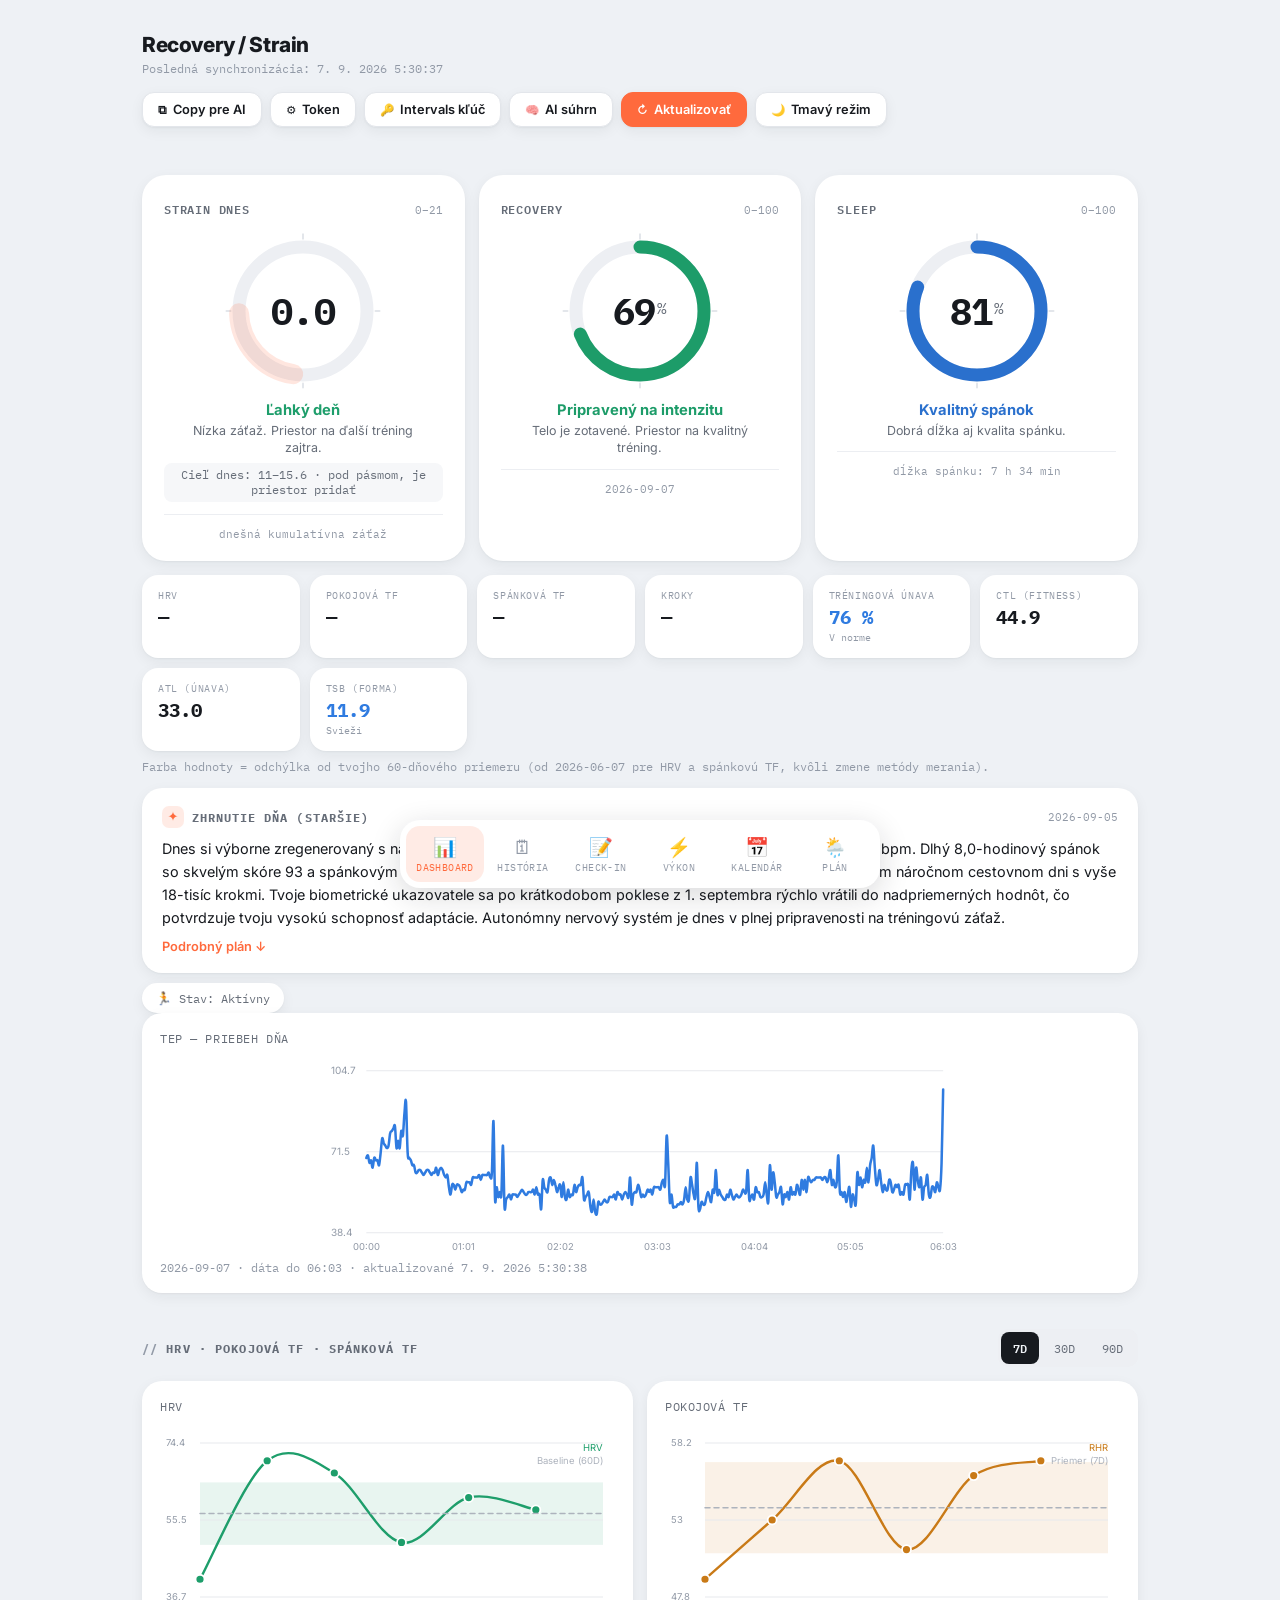
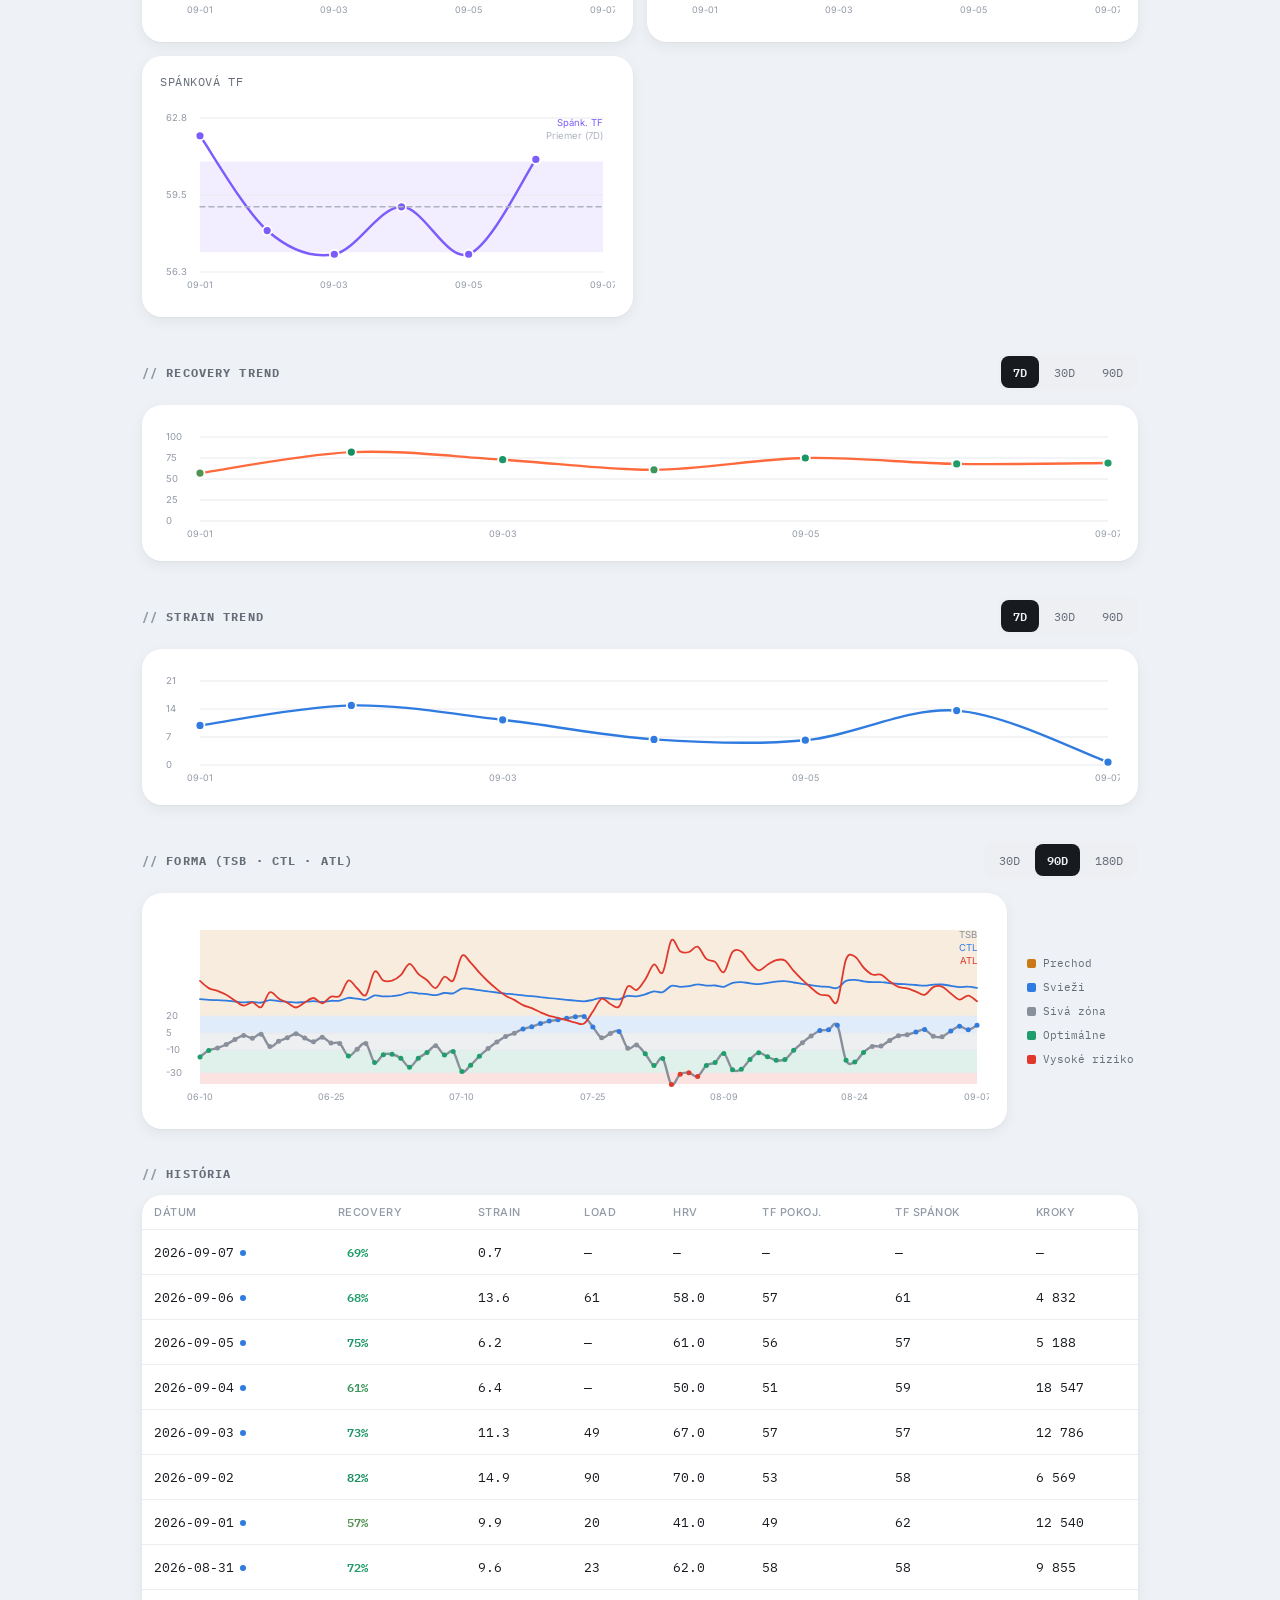
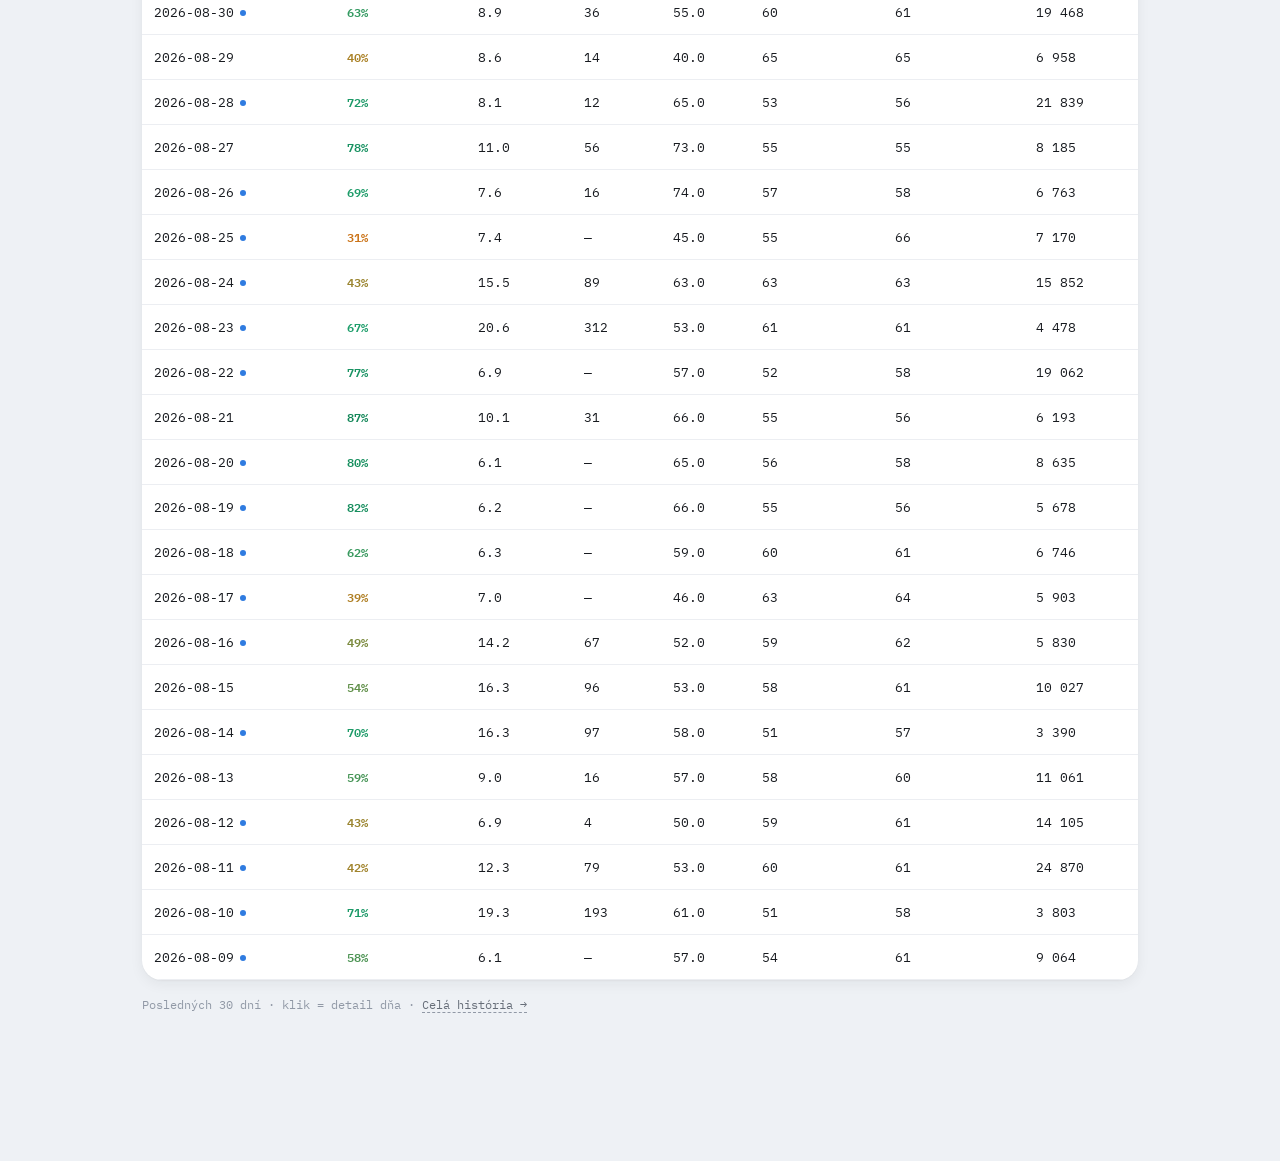
<file: index.html>
<!DOCTYPE html>
<html lang="sk">
<head>
<meta charset="UTF-8">
<meta name="viewport" content="width=device-width, initial-scale=1">
<!-- Nastaví data-theme skôr, než prehliadač čokoľvek vykreslí, aby stránka nebliklo v zlej téme
     (svetlá/tmavá voľba sa inak aplikuje až z app-common.js na konci <body>). -->
<script>(function(){try{var t=localStorage.getItem('theme');if(t!=='light'&&t!=='dark'){t=(window.matchMedia&&window.matchMedia('(prefers-color-scheme: dark)').matches)?'dark':'light';}document.documentElement.setAttribute('data-theme',t);}catch(e){}})();</script>
<title>Recovery / Strain — Adam</title>
<link rel="preconnect" href="https://fonts.googleapis.com">
<link rel="preconnect" href="https://fonts.gstatic.com" crossorigin>
<link href="https://fonts.googleapis.com/css2?family=IBM+Plex+Mono:wght@400;500;600;700&family=Inter:wght@400;500;600;700;800&display=swap" rel="stylesheet">
<link rel="stylesheet" href="style.css">
</head>
<body>
<div class="wrap">
  <div class="top-row">
    <div>
      <div class="brand">
        <h1>Recovery / Strain</h1>
      </div>
      <div class="sync-info" id="sync-info">načítavam…</div>
    </div>
    <div class="btn-group">
      <button class="btn" id="btn-copy-ai"><span class="btn-icon">⧉</span> Copy pre AI</button>
      <button class="btn" id="btn-token"><span class="btn-icon">⚙</span> Token</button>
      <button class="btn" id="btn-icu-key"><span class="btn-icon">🔑</span> Intervals kľúč</button>
      <button class="btn" id="btn-ai-summary"><span class="btn-icon">🧠</span> AI súhrn</button>
      <button class="btn primary" id="btn-refresh"><span class="btn-icon">↻</span> Aktualizovať</button>
    </div>
  </div>

  <div id="loading" class="loading">načítavam dáta…</div>
  <div class="err" id="err"></div>

  <div id="app" style="display:none;">
    <div class="ring-row">
      <div class="ring-card">
        <div class="ring-card-top">
          <span class="ring-card-label">Strain dnes</span>
          <span class="ring-card-scale">0–21</span>
        </div>
        <div class="ring-wrap">
          <svg id="gauge-strain" class="ring-svg"></svg>
          <div class="ring-center"><span class="ring-value" id="strain-val">—</span></div>
        </div>
        <div class="ring-verdict" id="strain-verdict"></div>
        <div class="ring-detail" id="strain-detail"></div>
        <div class="ring-target" id="strain-target"></div>
        <div class="ring-date">dnešná kumulatívna záťaž</div>
      </div>

      <div class="ring-card">
        <div class="ring-card-top">
          <span class="ring-card-label">Recovery</span>
          <span class="ring-card-scale">0–100</span>
        </div>
        <div class="ring-wrap">
          <svg id="gauge-recovery" class="ring-svg"></svg>
          <div class="ring-center"><div class="ring-number"><span class="ring-value" id="recovery-pct">—</span><span class="ring-unit">%</span></div></div>
        </div>
        <div class="ring-verdict" id="recovery-verdict"></div>
        <div class="ring-detail" id="recovery-detail"></div>
        <div class="ring-date" id="recovery-date"></div>
      </div>

      <div class="ring-card">
        <div class="ring-card-top">
          <span class="ring-card-label">Sleep</span>
          <span class="ring-card-scale">0–100</span>
        </div>
        <div class="ring-wrap">
          <svg id="gauge-sleep" class="ring-svg"></svg>
          <div class="ring-center"><div class="ring-number"><span class="ring-value" id="sleep-pct">—</span><span class="ring-unit">%</span></div></div>
        </div>
        <div class="ring-verdict" id="sleep-verdict"></div>
        <div class="ring-detail" id="sleep-detail"></div>
        <div class="ring-date" id="sleep-date"></div>
      </div>
    </div>

    <div class="metrics-row" id="metrics-row"></div>
    <div class="history-count" id="baseline-note">Farba hodnoty = odchýlka od tvojho 60-dňového priemeru (od {NEW_METHOD_CUTOFF} pre HRV a spánkovú TF, kvôli zmene metódy merania).</div>

    <div class="status-banner" id="status-banner" style="display:none;"></div>

    <div class="ai-card" id="ai-card">
      <div class="ai-card-head">
        <span class="ai-card-icon">✦</span>
        <span class="ai-card-title" id="ai-card-title">Zhrnutie dňa</span>
        <span class="ai-card-date" id="ai-card-date"></span>
      </div>
      <div class="ai-card-text" id="ai-card-text">Zatiaľ nevygenerované. Klikni "🧠 AI súhrn" hore, alebo počkaj na ranný cron beh.</div>
      <button class="ai-plan-toggle" id="ai-plan-toggle" style="display:none;">Podrobný plán ↓</button>
      <div class="ai-plan-text" id="ai-plan-text" style="display:none;"></div>
    </div>

    <details class="status-collapsed">
      <summary>
        <span id="status-summary-icon">🏃</span>
        <span id="status-summary-label">Stav: Aktívny</span>
      </summary>
      <div class="status-card">
        <div class="status-card-head">
          <span class="status-card-title">Stav</span>
          <span class="status-card-note" id="status-card-note"></span>
        </div>
        <div class="status-options">
          <button class="status-opt" data-status="active"><span class="status-opt-icon" style="background:var(--good);">🏃</span><span class="status-opt-label">Aktívny</span></button>
          <button class="status-opt" data-status="sick"><span class="status-opt-icon" style="background:var(--warn);">🤒</span><span class="status-opt-label">Chorý</span></button>
          <button class="status-opt" data-status="injured"><span class="status-opt-icon" style="background:var(--bad);">🤕</span><span class="status-opt-label">Zranený</span></button>
          <button class="status-opt" data-status="break"><span class="status-opt-icon" style="background:var(--data);">🧘</span><span class="status-opt-label">Pauza</span></button>
        </div>
      </div>
    </details>

    <div id="today-activities-section">
      <div class="section-head">
        <div class="section-title">Dnešné aktivity</div>
      </div>
      <div class="activity-list" id="activity-list"></div>
    </div>

    <div class="chart-card" id="hr-today-card" style="display:none;">
      <div class="chart-card-title">Tep — priebeh dňa</div>
      <svg id="chart-hr-today"></svg>
      <div class="sync-info" id="hr-today-caption"></div>
    </div>

    <div class="section-head">
      <div class="section-title">HRV · pokojová TF · spánková TF</div>
      <div class="chart-tabs">
        <button class="tab-btn active" data-chart="physio" data-range="7">7D</button>
        <button class="tab-btn" data-chart="physio" data-range="30">30D</button>
        <button class="tab-btn" data-chart="physio" data-range="90">90D</button>
      </div>
    </div>
    <div class="chart-grid">
      <div class="chart-card"><div class="chart-card-title">HRV</div><svg id="chart-hrv"></svg></div>
      <div class="chart-card"><div class="chart-card-title">Pokojová TF</div><svg id="chart-rhr"></svg></div>
      <div class="chart-card"><div class="chart-card-title">Spánková TF</div><svg id="chart-sleephr"></svg></div>
    </div>

    <div class="section-head">
      <div class="section-title">Recovery trend</div>
      <div class="chart-tabs">
        <button class="tab-btn active" data-chart="recovery" data-range="7">7D</button>
        <button class="tab-btn" data-chart="recovery" data-range="30">30D</button>
        <button class="tab-btn" data-chart="recovery" data-range="90">90D</button>
      </div>
    </div>
    <div class="chart-card chart-card-sm"><svg id="chart-recovery"></svg></div>

    <div class="section-head">
      <div class="section-title">Strain trend</div>
      <div class="chart-tabs">
        <button class="tab-btn active" data-chart="strain" data-range="7">7D</button>
        <button class="tab-btn" data-chart="strain" data-range="30">30D</button>
        <button class="tab-btn" data-chart="strain" data-range="90">90D</button>
      </div>
    </div>
    <div class="chart-card chart-card-sm"><svg id="chart-strain"></svg></div>

    <div class="section-head">
      <div class="section-title">Forma (TSB · CTL · ATL)</div>
      <div class="chart-tabs">
        <button class="tab-btn" data-chart="forma" data-range="30">30D</button>
        <button class="tab-btn active" data-chart="forma" data-range="90">90D</button>
        <button class="tab-btn" data-chart="forma" data-range="180">180D</button>
      </div>
    </div>
    <div class="chart-with-legend">
      <div class="chart-card"><svg id="chart-forma"></svg></div>
      <div class="forma-legend" id="forma-legend"></div>
    </div>

    <div class="section-head"><div class="section-title">História</div></div>
    <div class="chart-card" style="padding:0; overflow-x:auto;">
      <div class="table-scroll"><table id="history-table"></table></div>
    </div>
    <div id="history-note" style="color:var(--text-faint);font-size:0.72rem;font-family:var(--mono);margin-top:8px;">
      Posledných 30 dní · klik = detail dňa · <a class="nav-link" href="history.html">Celá história →</a>
    </div>
  </div>
</div>


<div class="modal-backdrop" id="token-modal">
  <div class="modal">
    <h3>GitHub token</h3>
    <p>
      Fine-grained token, prístup len na tento repozitár, oprávnenie <b>Contents: Read and write</b>.
      GitHub → Settings → Developer settings → Fine-grained tokens. Ukladá sa len lokálne v prehliadači.
    </p>
    <input type="password" id="token-input" placeholder="github_pat_xxxxxxxx">
    <div class="modal-actions">
      <button class="cancel" id="token-cancel">Zrušiť</button>
      <button class="save" id="token-save">Uložiť</button>
    </div>
  </div>
</div>

<div class="modal-backdrop" id="icu-key-modal">
  <div class="modal">
    <h3>Intervals.icu API key</h3>
    <p>Nájdeš na intervals.icu → Settings → Developer Settings. Ukladá sa len v tomto prehliadači.</p>
    <input type="password" id="icu-key-input" placeholder="tvoj Intervals.icu API key">
    <div class="modal-actions">
      <button class="cancel" id="icu-key-cancel">Zrušiť</button>
      <button class="save" id="icu-key-save">Uložiť</button>
    </div>
  </div>
</div>

<div class="modal-backdrop" id="day-modal">
  <div class="modal" id="day-modal-content" style="max-width:520px;max-height:80vh;overflow-y:auto;">
    <!-- vyplnene dynamicky cez JS -->
  </div>
</div>

<div class="modal-backdrop" id="activity-modal">
  <div class="modal" id="activity-modal-content" style="max-width:480px;max-height:80vh;overflow-y:auto;">
    <!-- vyplnene dynamicky cez JS -->
  </div>
</div>

<nav class="bottom-nav">
  <a href="index.html" class="active"><span class="bn-icon">📊</span>Dashboard</a>
  <a href="history.html"><span class="bn-icon">🗓</span>História</a>
  <a href="checkin.html"><span class="bn-icon">📝</span>Check-in</a>
  <a href="power.html"><span class="bn-icon">⚡</span>Výkon</a>
  <a href="calendar.html"><span class="bn-icon">📅</span>Kalendár</a>
  <a href="plan.html"><span class="bn-icon">🌦️</span>Plán</a>
</nav>

<script src="app-common.js"></script>
<script>
const REPO_OWNER = 'xsklencik';
const REPO_NAME = 'recovery';
const WORKFLOW_FILE = 'sync.yml';
const AI_WORKFLOW_FILE = 'ai-summary.yml';

document.getElementById('baseline-note').textContent =
  'Farba hodnoty = odchýlka od tvojho 60-dňového priemeru (od ' + NEW_METHOD_CUTOFF + ' pre HRV a spánkovú TF, kvôli zmene metódy merania).';

// ---------- GitHub token modal ----------
function getToken(){ return localStorage.getItem('gh_pat') || ''; }
function setToken(t){ localStorage.setItem('gh_pat', t); }

document.getElementById('btn-token').addEventListener('click', ()=>{
  document.getElementById('token-input').value = getToken();
  document.getElementById('token-modal').classList.add('show');
});
document.getElementById('token-cancel').addEventListener('click', ()=>{
  document.getElementById('token-modal').classList.remove('show');
});
document.getElementById('token-save').addEventListener('click', ()=>{
  setToken(document.getElementById('token-input').value.trim());
  document.getElementById('token-modal').classList.remove('show');
});

// ---------- Intervals.icu API key modal ----------
document.getElementById('btn-icu-key').addEventListener('click', ()=>{
  document.getElementById('icu-key-input').value = getIcuApiKey();
  document.getElementById('icu-key-modal').classList.add('show');
});
document.getElementById('icu-key-cancel').addEventListener('click', ()=>{
  document.getElementById('icu-key-modal').classList.remove('show');
});
document.getElementById('icu-key-save').addEventListener('click', ()=>{
  setIcuApiKey(document.getElementById('icu-key-input').value.trim());
  document.getElementById('icu-key-modal').classList.remove('show');
});

// ---------- Zápis nočnej TF / HRV(SDNN) / ranného check-inu ----------
// presunuté na samostatnú stránku checkin.html (pozri tlačidlo "Otvoriť check-in →" hore)

// ---------- Copy pre AI: zostaví kompletný kontext (7 dní + komentáre + odchýlky od baseline + fitness) ----------
function buildAiContext(){
  if(ALL_RESULTS.length===0) return 'Dáta ešte nie sú načítané.';

  const last7 = ALL_RESULTS.slice(-7);
  const today = ALL_RESULTS[ALL_RESULTS.length-1];

  function deviation(field, baselineKey){
    const bl = LATEST_BASELINE[baselineKey || field];
    if(!bl || today[field]==null) return null;
    const diff = today[field] - bl.mean;
    const z = diff / bl.std;
    return {mean: bl.mean, value: today[field], diff, z};
  }

  const lines = [];
  lines.push('# Kontext pre AI trénera — cyklistika');
  lines.push('');
  lines.push(`Dátum: ${today.date}`);
  lines.push('');

  lines.push('## Dnešný stav');
  lines.push(`- Mnou vypocitane Recovery: ${today.recovery!=null?today.recovery+'%':'—'} (${today.recovery!=null?verdictFor(today).label:'bez dát'})`);
  const todayTsbZone = today.tsb!=null ? formaZoneFor(today.tsb) : null;
  lines.push(`- CTL (Fitness): ${fmt(today.ctl,1)} · ATL (Únava): ${fmt(today.atl,1)} · TSB (Forma): ${today.tsb!=null?today.tsb.toFixed(1):'—'}${todayTsbZone?' ('+todayTsbZone.label+')':''}`);
  if(today.comments) lines.push(`- Komentár k dnešku: "${today.comments}"`);
  lines.push('');

  lines.push('## Odchýlky od 60-dňového baseline (dnes)');
  const hrvDev = deviation('hrv');
  const rhrDev = deviation('restingHR');
  const sleepHrDev = deviation('avgSleepingHR');
  if(hrvDev) lines.push(`- HRV: ${hrvDev.value.toFixed(1)} vs. baseline ${hrvDev.mean.toFixed(1)} (${hrvDev.diff>=0?'+':''}${hrvDev.diff.toFixed(1)}, z=${hrvDev.z.toFixed(2)})`);
  if(rhrDev) lines.push(`- Pokojová TF: ${Math.round(rhrDev.value)} vs. baseline ${rhrDev.mean.toFixed(1)} (${rhrDev.diff>=0?'+':''}${rhrDev.diff.toFixed(1)}, z=${rhrDev.z.toFixed(2)})`);
  if(sleepHrDev) lines.push(`- Spánková TF: ${Math.round(sleepHrDev.value)} vs. baseline ${sleepHrDev.mean.toFixed(1)} (${sleepHrDev.diff>=0?'+':''}${sleepHrDev.diff.toFixed(1)}, z=${sleepHrDev.z.toFixed(2)})`);
  if(!hrvDev && !rhrDev && !sleepHrDev) lines.push('- Nedostatok dát na výpočet odchýlok.');
  lines.push('');

  lines.push('## Posledných 7 dní — Recovery / Strain / HRV / RHR / komentár k dňu');
  last7.forEach(r=>{
    const s = STRAIN_BY_DATE.get(r.date);
    const commentPart = r.comments ? `, komentár: "${r.comments}"` : '';
    lines.push(`- ${r.date}: recovery ${r.recovery!=null?r.recovery+'%':'—'}, strain ${s!=null?s.toFixed(1):'0.0'}, HRV ${fmt(r.hrv,1)}, RHR ${fmt(r.restingHR,0)}, kroky ${r.steps!=null?r.steps:'—'}${commentPart}`);
  });
  lines.push('');

  lines.push('## Aktivity za posledných 7 dní');
  const sevenDaysAgo = last7[0].date;
  const recentActivities = ALL_ACTIVITIES.filter(a => a.date >= sevenDaysAgo);
  if(recentActivities.length===0){
    lines.push('- Žiadne zaznamenané aktivity.');
  } else {
    recentActivities.forEach(a=>{
      const mins = a.moving_time ? Math.round(a.moving_time/60) : null;
      const km = a.distance ? (a.distance/1000).toFixed(1) : null;
      const tags = parseTags(a.name, a.comments);
      lines.push(`- ${a.date} "${a.name||a.type}"${mins!=null?', '+mins+' min':''}${km?', '+km+' km':''}${a.icu_training_load!=null?', load '+Math.round(a.icu_training_load):''}${tags.length?', tagy: '+tags.join('/'):''}`);
    });
  }
  lines.push('');
  lines.push('---');
  lines.push('Na základe vyššie uvedených dát mi poraď, ako naplánovať najbližší tréning.');

  return lines.join('\n');
}

document.getElementById('btn-copy-ai').addEventListener('click', async ()=>{
  const btn = document.getElementById('btn-copy-ai');
  const text = buildAiContext();
  try{
    await navigator.clipboard.writeText(text);
    const original = btn.innerHTML;
    btn.innerHTML = '<span class="btn-icon">✓</span> Skopírované';
    setTimeout(()=>{ btn.innerHTML = original; }, 2000);
  }catch(e){
    const textarea = document.createElement('textarea');
    textarea.value = text;
    textarea.style.position = 'fixed';
    textarea.style.opacity = '0';
    document.body.appendChild(textarea);
    textarea.select();
    document.execCommand('copy');
    document.body.removeChild(textarea);
    const original = btn.innerHTML;
    btn.innerHTML = '<span class="btn-icon">✓</span> Skopírované';
    setTimeout(()=>{ btn.innerHTML = original; }, 2000);
  }
});

// ---------- Refresh button: trigger workflow_dispatch, poll, reload ----------
document.getElementById('btn-refresh').addEventListener('click', async ()=>{
  const btn = document.getElementById('btn-refresh');
  const token = getToken();
  if(!token){
    document.getElementById('token-modal').classList.add('show');
    return;
  }
  btn.disabled = true;
  btn.textContent = '⏳ Spúšťam sync…';
  document.getElementById('err').textContent = '';
  try{
    const dispatchRes = await fetch(
      `https://api.github.com/repos/${REPO_OWNER}/${REPO_NAME}/actions/workflows/${WORKFLOW_FILE}/dispatches`,
      {
        method: 'POST',
        headers: {
          'Authorization': `Bearer ${token}`,
          'Accept': 'application/vnd.github+json',
          'X-GitHub-Api-Version': '2022-11-28',
        },
        body: JSON.stringify({ ref: 'main', inputs: { days: '3' } }),
      }
    );
    if(!dispatchRes.ok){
      const txt = await dispatchRes.text();
      throw new Error(`GitHub API ${dispatchRes.status}: ${txt.slice(0,200)}`);
    }
    btn.textContent = '⏳ Čakám na dokončenie…';
    const before = await loadJson(SYNC_URL);
    const beforeTs = before && before.lastSync ? before.lastSync : null;
    let done = false;
    // GitHub Actions vie čakať v queue aj desiatky sekúnd pred štartom, plus sync.js beh
    // (Intervals.icu + git commit) + GitHub Pages potrebuje po pushi ešte prebuildnúť/rozšíriť
    // statický súbor, kým ho tento fetch reálne uvidí. 75 s bolo príliš málo - reálne to vie
    // trvať 2-4 min. Polling teraz beží až 4 minúty (30x po 8s).
    for(let i=0;i<30;i++){
      await new Promise(r=>setTimeout(r, 8000));
      const check = await loadJson(SYNC_URL);
      if(check && check.lastSync && check.lastSync !== beforeTs){
        done = true;
        break;
      }
      btn.textContent = `⏳ Čakám na dokončenie… (${(i+1)*8}s)`;
    }
    if(done){
      btn.textContent = '✅ Hotovo, načítavam…';
      await main();
    } else {
      btn.textContent = '⚠️ Ešte to beží, skús o minútu obnoviť stránku';
      setTimeout(()=>{ btn.textContent='🔄 Aktualizovať'; }, 6000);
    }
  }catch(err){
    document.getElementById('err').textContent = 'Chyba pri spúšťaní syncu: ' + err.message;
    btn.textContent = '🔄 Aktualizovať';
  }finally{
    btn.disabled = false;
    if(btn.textContent.includes('Hotovo')) btn.textContent = '🔄 Aktualizovať';
  }
});

// ---------- AI súhrn tlačidlo: rovnaký princíp ako refresh, len s force_ai:'true' ----------
// (sync.js bez tohto vynútenia AI súhrn cez deň už len raz vygeneruje a potom preskakuje,
// pozri NAVOD.md - toto tlačidlo je práve na to obísť pri manuálnom kliku).
// ---------- AI súhrn tlačidlo: teraz spúšťa SAMOSTATNÝ workflow (ai-summary.yml), nie celý sync.
// Rýchlejšie (nerobí Intervals.icu sync, len číta už-commitnuté dáta) a nezávislé od toho, ako
// často beží bežný sync. force:'true' obchádza "už dnes vygenerované" kontrolu v ai-summary.js.
document.getElementById('btn-ai-summary').addEventListener('click', async ()=>{
  const btn = document.getElementById('btn-ai-summary');
  const token = getToken();
  if(!token){
    document.getElementById('token-modal').classList.add('show');
    return;
  }
  const cardTitle = document.getElementById('ai-card-title');
  const cardDate = document.getElementById('ai-card-date');
  const cardText = document.getElementById('ai-card-text');
  btn.disabled = true;
  btn.textContent = '⏳ Generujem…';
  document.getElementById('err').textContent = '';
  cardTitle.textContent = 'Zhrnutie dňa';
  cardDate.textContent = '';
  cardText.textContent = '⏳ Spúšťam GitHub Actions beh…';
  try{
    const dispatchRes = await fetch(
      `https://api.github.com/repos/${REPO_OWNER}/${REPO_NAME}/actions/workflows/${AI_WORKFLOW_FILE}/dispatches`,
      {
        method: 'POST',
        headers: {
          'Authorization': `Bearer ${token}`,
          'Accept': 'application/vnd.github+json',
          'X-GitHub-Api-Version': '2022-11-28',
        },
        body: JSON.stringify({ ref: 'main', inputs: { force: 'true' } }),
      }
    );
    if(!dispatchRes.ok){
      const txt = await dispatchRes.text();
      throw new Error(`GitHub API ${dispatchRes.status}: ${txt.slice(0,200)}`);
    }
    // Beh je odoslaný - odtiaľto je vidieť priebeh PRIAMO v karte nižšie (nielen v texte tlačidla),
    // aby bolo jasné, že sa niečo deje, aj keby si medzitým odišiel od telefónu a vrátil sa neskôr.
    const before = await loadJson(AI_SUMMARY_URL);
    const beforeTs = before && before.generatedAt ? before.generatedAt : null;
    let done = false;
    // GitHub Actions queue + celý sync.js beh (nie len Gemini) + GitHub Pages propagácia po
    // pushi vie spolu trvať 2-4 min, nie len pár sekúnd - preto 30x po 8s (4 min).
    for(let i=0;i<30;i++){
      const elapsed = (i+1)*8;
      cardText.textContent = `⏳ Beh prebieha na GitHube (queue + sync + Gemini + GitHub Pages)… ${elapsed}s. Toto okno môžeš zavrieť, beh doběhne aj bez neho - stačí sa neskôr vrátiť a obnoviť stránku.`;
      btn.textContent = `⏳ ${elapsed}s…`;
      await new Promise(r=>setTimeout(r, 8000));
      const check = await loadJson(AI_SUMMARY_URL);
      if(check && check.generatedAt && check.generatedAt !== beforeTs){
        done = true;
        break;
      }
    }
    if(done){
      btn.textContent = '✅ Hotovo';
      await main();
      setTimeout(()=>{ btn.textContent='🧠 AI súhrn'; }, 2500);
    } else {
      btn.textContent = '🧠 AI súhrn';
      cardText.textContent = '⚠️ Súhrn sa po 4 min. neobjavil. GitHub → Actions → "sync.yml": chýba nový beh → skús Token (možno vypršal); beh existuje → pozri log "AI súhrn" pre presnú chybu.';
    }
  }catch(err){
    document.getElementById('err').textContent = 'Chyba pri generovaní AI súhrnu: ' + err.message;
    cardText.textContent = '⚠️ Chyba pri spúšťaní: ' + err.message;
    btn.textContent = '🧠 AI súhrn';
  }finally{
    btn.disabled = false;
  }
});

// ---------- Stav (Activity Status): zapisuje sa PRIAMO z prehliadača cez GitHub Contents API,
// bez potreby GitHub Actions behu - je to len jeden malý JSON súbor, žiadny sync netreba.
// sync.js si data/status.json pri ďalšom behu prečíta a pridá ako kontext do AI promptu. ----------
const STATUS_URL = 'data/status.json';

async function saveActivityStatus(status, token){
  const apiPath = 'data/status.json';
  const apiUrl = `https://api.github.com/repos/${REPO_OWNER}/${REPO_NAME}/contents/${apiPath}`;
  let sha = null;
  const getRes = await fetch(apiUrl + '?t=' + Date.now(), {
    headers: { 'Authorization': `Bearer ${token}`, 'Accept': 'application/vnd.github+json' },
  });
  if(getRes.ok){ const j = await getRes.json(); sha = j.sha; }
  const content = JSON.stringify({ status, updatedAt: new Date().toISOString() }, null, 1);
  const b64 = btoa(unescape(encodeURIComponent(content)));
  const putRes = await fetch(apiUrl, {
    method: 'PUT',
    headers: {
      'Authorization': `Bearer ${token}`, 'Accept': 'application/vnd.github+json',
      'X-GitHub-Api-Version': '2022-11-28',
    },
    body: JSON.stringify({ message: `Update activity status: ${status}`, content: b64, sha: sha || undefined, branch: 'main' }),
  });
  if(!putRes.ok){
    const txt = await putRes.text();
    throw new Error(`GitHub API ${putRes.status}: ${txt.slice(0,150)}`);
  }
}

function renderActivityStatus(s){
  const status = (s && s.status) || 'active';
  document.querySelectorAll('.status-opt').forEach(btn=>{
    btn.classList.toggle('active', btn.dataset.status === status);
  });
  const note = document.getElementById('status-card-note');
  note.textContent = (s && s.updatedAt) ? ('od ' + s.updatedAt.slice(0,16).replace('T',' ')) : 'predvolené';

  const STATUS_META = {
    active: {icon:'🏃', label:'Aktívny'}, sick: {icon:'🤒', label:'Chorý'},
    injured: {icon:'🤕', label:'Zranený'}, break: {icon:'🧘', label:'Pauza'},
  };
  const meta = STATUS_META[status] || STATUS_META.active;
  document.getElementById('status-summary-icon').textContent = meta.icon;
  document.getElementById('status-summary-label').textContent = 'Stav: ' + meta.label;

  // Viditeľný banner pri hornej časti stránky, nielen skrytý kontext pre AI - "stav" má takto
  // reálny efekt na to, čo vidno na dashboarde, nielen na to, čo si AI text napíše.
  const banner = document.getElementById('status-banner');
  const bannerText = {
    sick: '🤒 Nastavený stav: Chorý' + (s && s.updatedAt ? ' (od ' + s.updatedAt.slice(0,10) + ')' : ''),
    injured: '🤕 Nastavený stav: Zranený' + (s && s.updatedAt ? ' (od ' + s.updatedAt.slice(0,10) + ')' : ''),
    break: '🧘 Nastavený stav: Pauza' + (s && s.updatedAt ? ' (od ' + s.updatedAt.slice(0,10) + ')' : ''),
  };
  if(bannerText[status]){
    banner.className = 'status-banner ' + status;
    banner.textContent = bannerText[status];
    banner.style.display = 'flex';
  } else {
    banner.style.display = 'none';
  }
}

document.querySelectorAll('.status-opt').forEach(btn=>{
  btn.addEventListener('click', async ()=>{
    const token = getToken();
    if(!token){
      document.getElementById('token-modal').classList.add('show');
      return;
    }
    const status = btn.dataset.status;
    document.querySelectorAll('.status-opt').forEach(b=>b.classList.remove('active'));
    btn.classList.add('active');
    const note = document.getElementById('status-card-note');
    note.textContent = 'ukladám…';
    try{
      await saveActivityStatus(status, token);
      note.textContent = 'uložené ✓';
      const STATUS_META = {active:{icon:'🏃',label:'Aktívny'}, sick:{icon:'🤒',label:'Chorý'}, injured:{icon:'🤕',label:'Zranený'}, break:{icon:'🧘',label:'Pauza'}};
      const meta = STATUS_META[status] || STATUS_META.active;
      document.getElementById('status-summary-icon').textContent = meta.icon;
      document.getElementById('status-summary-label').textContent = 'Stav: ' + meta.label;
      const banner = document.getElementById('status-banner');
      const bannerText = {sick:'🤒 Nastavený stav: Chorý', injured:'🤕 Nastavený stav: Zranený', break:'🧘 Nastavený stav: Pauza'};
      if(bannerText[status]){
        banner.className = 'status-banner ' + status;
        banner.textContent = bannerText[status];
        banner.style.display = 'flex';
      } else {
        banner.style.display = 'none';
      }
    }catch(e){
      note.textContent = '⚠️ ' + e.message;
    }
  });
});

loadJson(STATUS_URL).then(renderActivityStatus);

// ---------- Main ----------
let ALL_RESULTS = [];
let ALL_ACTIVITIES = [];
let STRAIN_BY_DATE = new Map();
let LATEST_BASELINE = {};
let STEPS_BASELINE_BY_DATE = new Map();
let NOTES_BY_DATE_D = new Map(); // data/day_notes.json — zdieľané s Kalendárom/Históriou, pozri app-common.js

// "Tep - priebeh dňa" - jednoduchý minútový graf najnovšieho dňa z data/heart_rate_intraday.json
// (zapisuje sync.js, viď processHeartRateCsvs()). Len na info/zaujímavosť - ukazuje aj DOKEDY sú
// dáta aktuálne, keďže Google Apps Script pushuje nový CSV export z telefónu len 1×/hod.
function renderHrToday(intraday){
  // OPRAVA 2.9.2026: táto funkcia sa volá HNEĎ na začiatku main(), pred nastavením "Posledná
  // synchronizácia…" (sync-info) aj pred fallbackom na chybovú hlášku. Ak by čokoľvek v nej
  // vyhodilo chybu (chýbajúci element v DOM kvôli nekompletnému/starému nasadeniu súboru,
  // nečakaný tvar dát...), main() by sa zastavil TU a "načítavam…" by ostalo visieť navždy -
  // presne toto Adam nahlásil 2.9.2026. Celá funkcia je preto zabalená v try/catch a v prípade
  // problému kartu len potichu skryje namiesto toho, aby zhodila zvyšok dashboardu.
  try{
    const card = document.getElementById('hr-today-card');
    if(!card) return; // starý/nekompletne nasadený index.html - element ešte neexistuje
    if(!intraday || !Array.isArray(intraday.points) || intraday.points.length < 2){
      card.style.display = 'none';
      return;
    }
    card.style.display = '';
    const data = intraday.points.map(p => ({ date: (p.time||'').slice(0,5), hr: p.hr }));
    drawChart('chart-hr-today', data, [{field:'hr', color:PALETTE.data, label:'Tep'}], {
      minAtZero: true,
      hideDots: true,
      xLabel: d => d.date,
      tooltipFormat: (field, val) => Math.round(val) + ' bpm',
    });
    const isToday = intraday.date === todayISO();
    const lastT = (intraday.lastPointTime || '').slice(0,5);
    const syncT = intraday.updatedAt ? new Date(intraday.updatedAt).toLocaleString('sk-SK') : '?';
    const caption = document.getElementById('hr-today-caption');
    if(caption){
      caption.textContent = `${isToday ? 'Dnes' : intraday.date} · dáta do ${lastT || '?'} · aktualizované ${syncT}`;
    }
  }catch(e){
    console.warn('renderHrToday zlyhalo, karta sa skrýva (nemá to zhodiť zvyšok dashboardu):', e);
    const card = document.getElementById('hr-today-card');
    if(card) card.style.display = 'none';
  }
}

async function main(){
 // OPRAVA 2.9.2026: celé telo main() je teraz v try/catch. Predtým chyba KDEKOĽVEK v main() (nová
 // karta s tepom, budúca zmena...) nechala "načítavam…" v hlavičke navždy visieť, lebo nič za ňou
 // sa už nespustilo. Teraz sa loading stav VŽDY nejako uzavrie - buď normálne, alebo viditeľnou
 // chybovou hláškou (namiesto tichého zamrznutia bez akejkoľvek indikácie, čo sa deje).
 try{
  const [history, daily, sync, actHistory, actDaily, aiSummary, dayNotes, hrStrainByDate, hrIntraday] = await Promise.all([
    loadJson(HISTORY_URL), loadJson(DAILY_URL), loadJson(SYNC_URL),
    loadJson(ACT_HISTORY_URL), loadJson(ACT_DAILY_URL), loadJson(AI_SUMMARY_URL),
    loadJson(DAY_NOTES_URL), loadHrStrainMap(), loadJson(HR_INTRADAY_URL)
  ]);
  renderHrToday(hrIntraday);

  if(!history && !daily){
    document.getElementById('loading').style.display='none';
    document.getElementById('err').textContent = 'Nepodarilo sa načítať dáta. Skontroluj či existujú súbory v data/.';
    return;
  }

  let recs = mergeById(history, daily);
  recs.sort((a,b)=> a.date < b.date ? -1 : 1);

  let activities = mergeById(actHistory, actDaily);
  activities.sort((a,b)=> (a.start_date_local||a.date) < (b.start_date_local||b.date) ? -1 : 1);
  ALL_ACTIVITIES = activities;
  NOTES_BY_DATE_D = new Map((dayNotes||[]).map(n=>[n.date, n]));

  if(sync && sync.lastSync){
    const d = new Date(sync.lastSync);
    document.getElementById('sync-info').textContent = 'Posledná synchronizácia: ' + d.toLocaleString('sk-SK');
  } else {
    document.getElementById('sync-info').textContent = 'Zatiaľ žiadny sync.';
  }

  document.getElementById('loading').style.display='none';

  const {results, strainByDate, latestBaseline, stepsBaselineByDate} = computeResults(recs, activities, hrStrainByDate);
  STRAIN_BY_DATE = strainByDate;
  LATEST_BASELINE = latestBaseline;
  STEPS_BASELINE_BY_DATE = stepsBaselineByDate;
  render(results, activities, aiSummary);
 }catch(e){
   console.error('main() zlyhalo:', e);
   const syncInfo = document.getElementById('sync-info');
   if(syncInfo) syncInfo.textContent = '⚠️ Chyba načítania (' + e.message + ')';
   const loadingEl = document.getElementById('loading');
   if(loadingEl) loadingEl.style.display = 'none';
   const errEl = document.getElementById('err');
   if(errEl) errEl.textContent = 'Nastala chyba pri načítaní dashboardu: ' + e.message + ' (detaily v konzole prehliadača).';
 }
}

// AI súhrn dňa (Gemini, generovaný v sync.js) - textContent (nie innerHTML), takže nepotrebuje
// escapovanie. Karta je VŽDY viditeľná (predtým sa pri chýbajúcich dátach skrývala úplne, čo
// vyzeralo ako "nič sa nedeje" a nedalo sa poznať, či AI súhrn vôbec bol/nebol vygenerovaný) -
// namiesto skrývania teraz ukazuje jasný stav: nič zatiaľ / staršie / dnešné.
function renderAiSummary(aiSummary, todayDate){
  const title = document.getElementById('ai-card-title');
  const date = document.getElementById('ai-card-date');
  const text = document.getElementById('ai-card-text');
  const planToggle = document.getElementById('ai-plan-toggle');
  const planText = document.getElementById('ai-plan-text');
  if(!aiSummary || !aiSummary.summary){
    title.textContent = 'Zhrnutie dňa';
    date.textContent = '';
    text.textContent = 'Zatiaľ nevygenerované. Klikni "🧠 AI súhrn" alebo počkaj na ranný beh. Pretrváva → over GEMINI_API_KEY a log v GitHub Actions.';
    planToggle.style.display = 'none';
    planText.style.display = 'none';
    return;
  }
  const isStale = aiSummary.date !== todayDate;
  title.textContent = isStale ? 'Zhrnutie dňa (staršie)' : 'Zhrnutie dňa';
  date.textContent = aiSummary.date;
  text.textContent = aiSummary.summary;
  if(aiSummary.plan){
    planToggle.style.display = 'inline';
    planToggle.textContent = 'Podrobný plán ↓';
    planText.style.display = 'none';
    planText.textContent = aiSummary.plan;
  } else {
    planToggle.style.display = 'none';
    planText.style.display = 'none';
  }
}
document.getElementById('ai-plan-toggle').addEventListener('click', ()=>{
  const planText = document.getElementById('ai-plan-text');
  const toggle = document.getElementById('ai-plan-toggle');
  const showing = planText.style.display !== 'none';
  planText.style.display = showing ? 'none' : 'block';
  toggle.textContent = showing ? 'Podrobný plán ↓' : 'Skryť plán ↑';
});

function render(results, activities, aiSummary){
  ALL_RESULTS = results;
  document.getElementById('app').style.display='block';

  const withScore = results.filter(r=>r.recovery!==null);
  const today = withScore[withScore.length-1] || results[results.length-1];
  const v = verdictFor(today);

  document.getElementById('recovery-date').textContent = today.date;
  document.getElementById('recovery-verdict').textContent = v.label;
  document.getElementById('recovery-verdict').style.color = v.color;
  document.getElementById('recovery-detail').textContent = v.detail;

  animateRingNumber(document.getElementById('recovery-pct'), today.recovery, 0);
  renderRingGauge('gauge-recovery', today.recovery, 0, 100, v.color);

  const todayDate = todayISO();
  renderAiSummary(aiSummary, todayDate);
  const todayStrain = STRAIN_BY_DATE.has(todayDate) ? STRAIN_BY_DATE.get(todayDate) : 0;
  const sv = strainVerdict(todayStrain);
  animateRingNumber(document.getElementById('strain-val'), todayStrain, 1);
  document.getElementById('strain-verdict').textContent = sv.label;
  document.getElementById('strain-verdict').style.color = sv.color;
  document.getElementById('strain-detail').textContent = sv.detail;

  // Cieľové pásmo strain podľa dnešného Recovery (+ CTL) — pozri computeStrainTarget().
  const strainTarget = today.recovery!=null ? computeStrainTarget(today.recovery, today.ctl) : null;
  const strainTargetEl = document.getElementById('strain-target');
  const targetNote = strainTargetNote(todayStrain, strainTarget);
  strainTargetEl.textContent = targetNote || '';
  strainTargetEl.style.display = targetNote ? 'block' : 'none';
  renderRingGauge('gauge-strain', todayStrain, 0, 21, sv.color, {
    target: strainTarget,
    targetColor: PALETTE.accent + '2a',
  });

  // Sleep prstenec (Intervals.icu sleepScore, 0–100) — rovnaký vizuál a princíp ako Recovery.
  const sleepV = sleepVerdict(today.sleepScore);
  animateRingNumber(document.getElementById('sleep-pct'), today.sleepScore, 0);
  document.getElementById('sleep-verdict').textContent = sleepV.label;
  document.getElementById('sleep-verdict').style.color = sleepV.color;
  document.getElementById('sleep-detail').textContent = sleepV.detail;
  document.getElementById('sleep-date').textContent = today.sleepSecs!=null ? `dĺžka spánku: ${fmtHM(today.sleepSecs)}` : today.date;
  renderRingGauge('gauge-sleep', today.sleepScore, 0, 100, sleepV.color);

  // ---- Bannery: farba = odchýlka od 60-dňového baseline ----
  function devInfo(value, bl, direction){
    if(value==null || !bl) return {color:null, sub:null, z:null, direction};
    const diff = value - bl.mean;
    const z = diff/bl.std;
    const color = baselineColor(z, direction);
    const sign = diff>=0 ? '+' : '';
    return {color, sub: `${sign}${diff.toFixed(1)} vs priemer ${bl.mean.toFixed(1)}`, z, direction};
  }
  const hrvDev = devInfo(today.hrv, LATEST_BASELINE.hrv, 1);
  const rhrDev = devInfo(today.restingHR, LATEST_BASELINE.restingHR, -1);
  const sleepHrDev = devInfo(today.avgSleepingHR, LATEST_BASELINE.avgSleepingHR, -1);
  const stepsBL = LATEST_BASELINE.steps;
  const stepsSub = (today.steps!=null && stepsBL) ?
    `${today.steps>=stepsBL.mean?'+':''}${Math.round(today.steps-stepsBL.mean).toLocaleString('sk-SK')} vs priemer ${Math.round(stepsBL.mean).toLocaleString('sk-SK')}` : null;
  // Kroky nemajú "dobrý/zlý" smer (viac krokov nie je samo osebe lepšie ani horšie ako menej),
  // preto direction=0 - farba slajdra ostáva neutrálna (accent), len poloha ukazuje odchýlku.
  const stepsZ = (today.steps!=null && stepsBL) ? (today.steps-stepsBL.mean)/(stepsBL.std||1) : null;
  const tsbZone = today.tsb!=null ? formaZoneFor(today.tsb) : null;
  const fatigueZone = today.fatigueRatio!=null ? fatigueRatioZoneFor(today.fatigueRatio) : null;

  // ---- Vodorovný "baseline" pás (viď žiadosť Adama + priložený screenshot z Health Monitora) ----
  // OPRAVA 19.8.2026: pôvodná zvislá tenká pilulka vedľa textu bola natlačená do úzkeho stĺpca a
  // nemala žiadne referenčné hodnoty - dala sa z nej vyčítať len hrubá poloha ("niekde hore"), nie
  // KDE presne v tvojom bežnom rozsahu si. Teraz je to vodorovný pás cez celú šírku karty (pod
  // hodnotou, nie vedľa nej), s reálnymi jednotkami na okrajoch (nie abstraktné SD) a 3 farebnými
  // zónami na pozadí, takže je hneď vidieť "toto je moje bežné pásmo" aj bez čítania čísel.
  // Stred pásu = tvoj 60-dňový priemer, okraje = priemer ±2.4 SD. Farba zón/bodky podľa direction:
  //  +1 = vyššie je lepšie (HRV)   -> zelená zóna vpravo, červená vľavo
  //  -1 = nižšie je lepšie (TF)    -> zelená zóna vľavo, červená vpravo
  //   0 = neutrálne (Kroky)        -> žiadne hodnotenie dobre/zle, len poloha
  function metricSliderHtml(z, color, goodLabel, badLabel, direction, bl, fmtFn){
    if(z==null || isNaN(z)) return '';
    const pct = clamp(50 + z*20, 4, 96); // % zľava - rovnaké škálovanie ako predtým (±2.4 SD ~ celá šírka)
    const fillColor = color || 'var(--accent)';
    const status = z >= 0.6 ? goodLabel : (z <= -0.6 ? badLabel : 'V norme');
    const goodTint = hexToRgba(PALETTE.good, 0.20), badTint = hexToRgba(PALETTE.bad, 0.20);
    const zoneLo = direction > 0 ? badTint : (direction < 0 ? goodTint : 'var(--surface-3)');
    const zoneHi = direction > 0 ? goodTint : (direction < 0 ? badTint : 'var(--surface-3)');
    const lo = bl ? fmtFn(Math.max(0, bl.mean - 2.4*bl.std)) : null;
    const hi = bl ? fmtFn(bl.mean + 2.4*bl.std) : null;
    return `<div class="metric-slider-wrap">
      <div class="metric-slider-row">
        ${lo!=null ? `<span class="metric-slider-endlabel lo">${lo}</span>` : ''}
        <div class="metric-slider" style="--zone-lo:${zoneLo};--zone-mid:var(--surface-3);--zone-hi:${zoneHi};">
          <div class="metric-slider-mid"></div>
          <div class="metric-slider-dot" style="left:${pct.toFixed(1)}%;background:${fillColor};"></div>
        </div>
        ${hi!=null ? `<span class="metric-slider-endlabel hi">${hi}</span>` : ''}
      </div>
      <div class="metric-slider-status" style="${color?'color:'+color+';':''}">${status}</div>
    </div>`;
  }

  const metricsRow = document.getElementById('metrics-row');
  metricsRow.innerHTML = '';
  const metrics = [
    {label:'HRV', val: fmt(today.hrv,1), color:hrvDev.color, sub:hrvDev.sub,
      slider: metricSliderHtml(hrvDev.z, hrvDev.color, 'Vyššie', 'Nižšie', 1, LATEST_BASELINE.hrv, v=>v.toFixed(0))},
    {label:'Pokojová TF', val: fmt(today.restingHR,0,' bpm'), color:rhrDev.color, sub:rhrDev.sub,
      slider: metricSliderHtml(rhrDev.z, rhrDev.color, 'Vyššie', 'Nižšie', -1, LATEST_BASELINE.restingHR, v=>v.toFixed(0))},
    {label:'Spánková TF', val: fmt(today.avgSleepingHR,0,' bpm'), color:sleepHrDev.color, sub:sleepHrDev.sub,
      slider: metricSliderHtml(sleepHrDev.z, sleepHrDev.color, 'Vyššie', 'Nižšie', -1, LATEST_BASELINE.avgSleepingHR, v=>v.toFixed(0))},
    {label:'Kroky', val: today.steps!=null ? today.steps.toLocaleString('sk-SK') : '—', sub: stepsSub,
      slider: metricSliderHtml(stepsZ, null, 'Viac', 'Menej', 0, stepsBL, v=>Math.round(v).toLocaleString('sk-SK'))},
    {label:'Tréningová únava', val: today.fatigueRatio!=null ? Math.round(today.fatigueRatio*100)+' %' : '—', color: fatigueZone?fatigueZone.color:null, sub: fatigueZone?fatigueZone.label:null},
    {label:'CTL (Fitness)', val: fmt(today.ctl,1)},
    {label:'ATL (Únava)', val: fmt(today.atl,1)},
    {label:'TSB (Forma)', val: today.tsb!=null? today.tsb.toFixed(1): '—', color: tsbZone?tsbZone.color:null, sub: tsbZone?tsbZone.label:null},
  ];
  metrics.forEach(m=>{
    const div = document.createElement('div');
    div.className='metric';
    div.innerHTML = `<div class="metric-body"><div class="metric-label">${m.label}</div><div class="metric-val" style="${m.color?'color:'+m.color+';':''}">${m.val}</div>${m.sub?`<div class="metric-sub">${m.sub}</div>`:''}</div>${m.slider||''}`;
    metricsRow.appendChild(div);
  });


  renderActivityList(activities, todayDate);
  renderFormaLegend('forma-legend');

  function renderRecovery(range){
    drawChart('chart-recovery', results.slice(-range), [{field:'recovery', color:PALETTE.accent, label:'Recovery'}],
      {fixedMin:0, fixedMax:100, gridValues:[0,25,50,75,100], dotColorFn: pillColor,
       tooltipFormat:(f,v)=>v+'%', height:120});
  }
  function renderStrain(range){
    drawChart('chart-strain', results.slice(-range), [{field:'strain', color:PALETTE.data, label:'Strain'}],
      {fixedMin:0, fixedMax:21, gridValues:[0,7,14,21],
       tooltipFormat:(f,v)=>v.toFixed(1), height:120});
  }
  function renderForma(range){
    const data = results.slice(-range);
    // CTL/ATL zvyčajne presahujú TSB rozsah (-40..25) - hornú hranicu osi preto počítame
    // dynamicky (nikdy menej než 25, aby zóny TSB ostali celé viditeľné), aby sa čiary CTL/ATL
    // v grafe nikdy neorezali.
    const ctlAtlVals = data.flatMap(d=>[d.ctl, d.atl]).filter(v=>v!=null && !isNaN(v));
    const fixedMax = ctlAtlVals.length ? Math.max(25, Math.ceil(Math.max(...ctlAtlVals)*1.1)) : 25;
    drawChart('chart-forma', data,
      [
        {field:'tsb', color:PALETTE.neutral, label:'TSB'},
        {field:'ctl', color:PALETTE.data, label:'CTL', hideDots:true, width:1.8},
        {field:'atl', color:PALETTE.bad, label:'ATL', hideDots:true, width:1.8},
      ],
      {fixedMin:-40, fixedMax, gridValues:[20,5,-10,-30],
       dotColorFn: v => { const z = formaZoneFor(v); return z ? z.color : PALETTE.neutral; },
       bands: FORMA_ZONES.map(z=>({min: Math.max(z.min,-40), max: Math.min(z.max,fixedMax), color: hexToRgba(z.color, 0.14)})),
       tooltipFormat:(f,v)=>v.toFixed(1)});
  }
  function renderPhysio(range){
    // HRV prerušovaná čiara = FIXNÝ 60-dňový kĺzavý baseline (rovnaký, aký sa používa aj na
    // výpočet Recovery a v bannerových kartách) - NIE priemer za práve zobrazené obdobie. Predtým
    // pri 7D zobrazení ukazovala čiara len 7-dňový priemer, čo pri prepínaní rozsahu (7D/30D/90D)
    // "skákalo" a nedávalo poriadny referenčný bod. RHR a spánková TF nižšie zostávajú na priemere
    // za zobrazené obdobie (tam si to Adam nežiadal meniť).
    // Tieňované pásmo okolo = "normálny rozsah" (priemer ± 1 smerodajná odchýlka za rovnaké obdobie).
    const hrvData = results.filter(r => r.date >= NEW_METHOD_CUTOFF).slice(-range);
    const rhrVals = hrvData.map(r=>r.restingHR).filter(v=>v!=null && !isNaN(v));
    const sleepVals = hrvData.map(r=>r.avgSleepingHR).filter(v=>v!=null && !isNaN(v));
    const hrvBaseline = LATEST_BASELINE.hrv; // {mean, std} za posledných ~60 dní, počítané v computeResults()
    const hrvVals = hrvData.map(r=>r.hrv).filter(v=>v!=null && !isNaN(v));
    const hrvAvg = hrvBaseline ? hrvBaseline.mean : meanOf(hrvData, 'hrv');
    const hrvStd = hrvBaseline ? hrvBaseline.std : (hrvVals.length>1 ? stdev(hrvVals) : 0);
    const rhrAvg = meanOf(hrvData, 'restingHR'), rhrStd = rhrVals.length>1 ? stdev(rhrVals) : 0;
    const sleepAvg = meanOf(hrvData, 'avgSleepingHR'), sleepStd = sleepVals.length>1 ? stdev(sleepVals) : 0;
    const hrvDataWithAvg = hrvData.map(r=>({...r, hrvAvgLine: hrvAvg, rhrAvgLine: rhrAvg, sleepAvgLine: sleepAvg}));

    drawChart('chart-hrv', hrvDataWithAvg,
      [
        {field:'hrv', color:PALETTE.good, label:'HRV'},
        {field:'hrvAvgLine', color:PALETTE.avgLine, label:'Baseline (60D)', dash:true, hideDots:true, width:1.5, straight:true},
      ],
      {minAtZero:true, tooltipFormat:(f,v)=>v.toFixed(1),
       bands: hrvStd>0 ? [{min:hrvAvg-hrvStd, max:hrvAvg+hrvStd, color:hexToRgba(PALETTE.good,0.10)}] : []});
    drawChart('chart-rhr', hrvDataWithAvg,
      [
        {field:'restingHR', color:PALETTE.warn, label:'RHR'},
        {field:'rhrAvgLine', color:PALETTE.avgLine, label:'Priemer ('+range+'D)', dash:true, hideDots:true, width:1.5, straight:true},
      ],
      {minAtZero:true, tooltipFormat:(f,v)=>Math.round(v)+' bpm',
       bands: rhrStd>0 ? [{min:rhrAvg-rhrStd, max:rhrAvg+rhrStd, color:hexToRgba(PALETTE.warn,0.10)}] : []});
    drawChart('chart-sleephr', hrvDataWithAvg,
      [
        {field:'avgSleepingHR', color:PALETTE.purple, label:'Spánk. TF'},
        {field:'sleepAvgLine', color:PALETTE.avgLine, label:'Priemer ('+range+'D)', dash:true, hideDots:true, width:1.5, straight:true},
      ],
      {minAtZero:true, tooltipFormat:(f,v)=>Math.round(v)+' bpm',
       bands: sleepStd>0 ? [{min:sleepAvg-sleepStd, max:sleepAvg+sleepStd, color:hexToRgba(PALETTE.purple,0.10)}] : []});
  }

  renderPhysio(7);
  renderRecovery(7);
  renderStrain(7);
  renderForma(90);
  drawTable('history-table', results.slice().reverse().slice(0,30), activities, NOTES_BY_DATE_D);

  document.querySelectorAll('.tab-btn').forEach(btn=>{
    btn.addEventListener('click', ()=>{
      const chartName = btn.dataset.chart;
      document.querySelectorAll(`.tab-btn[data-chart="${chartName}"]`).forEach(b=>b.classList.remove('active'));
      btn.classList.add('active');
      const range = parseInt(btn.dataset.range);
      if(chartName==='recovery') renderRecovery(range);
      else if(chartName==='strain') renderStrain(range);
      else if(chartName==='forma') renderForma(range);
      else if(chartName==='physio') renderPhysio(range);
    });
  });
}

function renderActivityList(activities, todayDate){
  const section = document.getElementById('today-activities-section');
  const list = document.getElementById('activity-list');
  const todays = activities.filter(a => a.date === todayDate);
  if(todays.length===0){
    section.style.display = 'none';
    return;
  }
  section.style.display = 'block';
  list.innerHTML = '';
  todays.forEach(a=>{
    const raw = loadToRawStrain(a);
    const contrib = rawToStrain(raw);
    const div = document.createElement('div');
    div.className = 'activity-row';
    div.style.cursor = 'pointer';
    const mins = a.moving_time ? Math.round(a.moving_time/60) : null;
    const timeStr = a.start_date_local ? a.start_date_local.slice(11,16) : '';
    const tags = parseTags(a.name, a.comments);
    const tagsHtml = tags.length ? `<span style="color:var(--text-faint);"> · ${tags.join(', ')}</span>` : '';
    div.innerHTML = `
      <div>
        <div class="activity-name">${a.name || a.type}</div>
        <div class="activity-meta">${timeStr}${mins!==null ? ' · '+mins+' min' : ''}${a.icu_training_load!=null ? ' · TL '+Math.round(a.icu_training_load) : ''}${tagsHtml}</div>
      </div>
      <div class="activity-strain">+${contrib.toFixed(1)}</div>
    `;
    div.addEventListener('click', ()=> openActivityModal(a));
    list.appendChild(div);
  });
}

main();
</script>
</body>
</html>
</file>
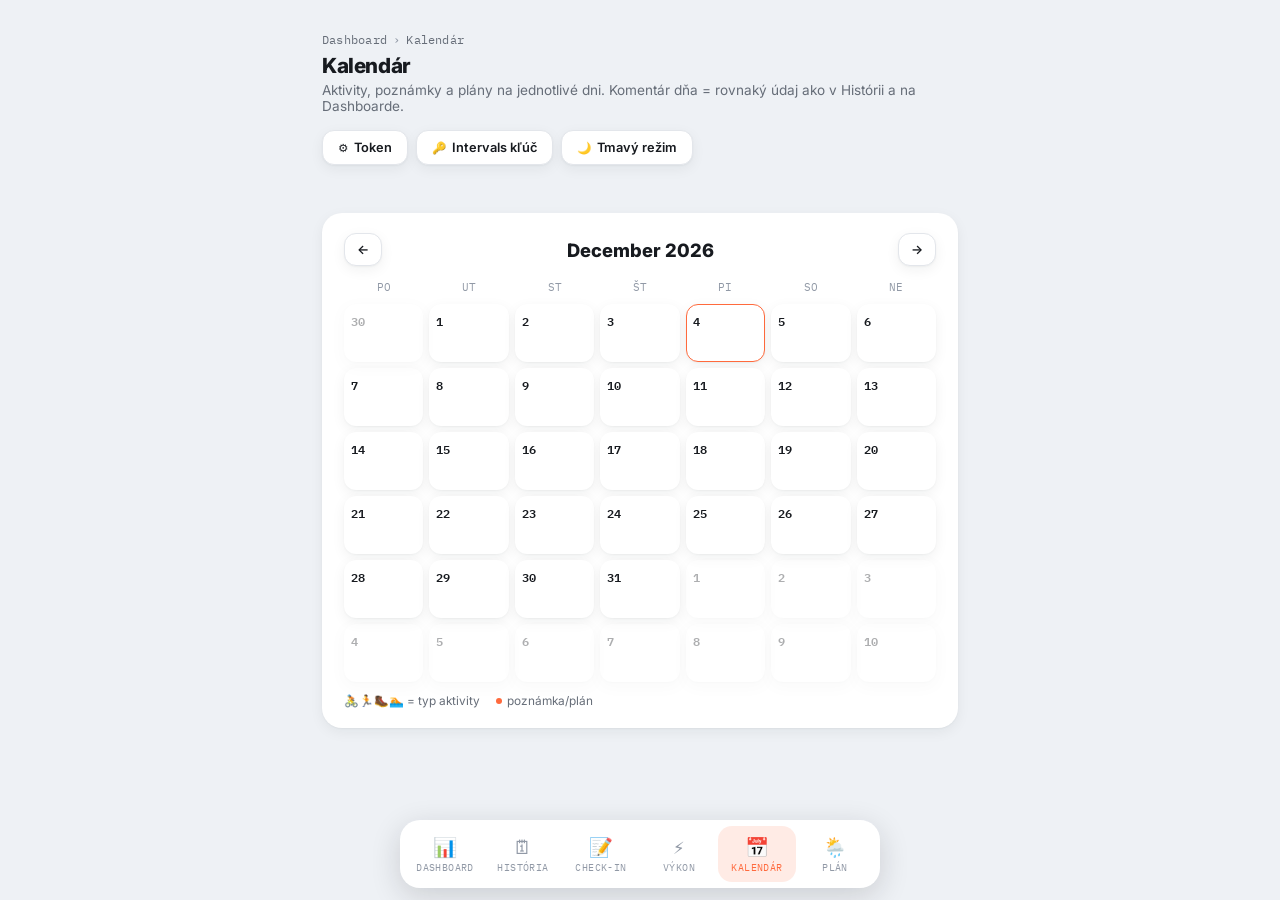
<file: calendar.html>
<!DOCTYPE html>
<html lang="sk">
<head>
<meta charset="UTF-8">
<meta name="viewport" content="width=device-width, initial-scale=1">
<!-- Nastaví data-theme skôr, než prehliadač čokoľvek vykreslí, aby stránka nebliklo v zlej téme
     (svetlá/tmavá voľba sa inak aplikuje až z app-common.js na konci <body>). -->
<script>(function(){try{var t=localStorage.getItem('theme');if(t!=='light'&&t!=='dark'){t=(window.matchMedia&&window.matchMedia('(prefers-color-scheme: dark)').matches)?'dark':'light';}document.documentElement.setAttribute('data-theme',t);}catch(e){}})();</script>
<title>Kalendár — Adam</title>
<link rel="preconnect" href="https://fonts.googleapis.com">
<link rel="preconnect" href="https://fonts.gstatic.com" crossorigin>
<link href="https://fonts.googleapis.com/css2?family=IBM+Plex+Mono:wght@400;500;600;700&family=Inter:wght@400;500;600;700;800&display=swap" rel="stylesheet">
<link rel="stylesheet" href="style.css">
<style>
  .cal-head{display:flex;align-items:center;justify-content:space-between;margin-bottom:14px;}
  .cal-month-label{font-weight:800;font-size:1.15rem;}
  .cal-nav{display:flex;gap:6px;}
  .cal-nav button{
    width:36px;height:36px;border-radius:10px;border:1px solid var(--line);background:var(--surface);
    color:var(--text);font-size:1rem;cursor:pointer;box-shadow:var(--shadow-card);
  }
  .cal-grid{display:grid;grid-template-columns:repeat(7,1fr);gap:6px;}
  .cal-dow{font-family:var(--mono);font-size:0.66rem;color:var(--text-faint);text-align:center;padding-bottom:4px;text-transform:uppercase;}
  .cal-day{
    background:var(--surface);border-radius:12px;box-shadow:var(--shadow-card);
    min-height:58px;padding:6px 6px;cursor:pointer;display:flex;flex-direction:column;
    border:1.5px solid transparent;
  }
  .cal-day.other-month{opacity:0.35;}
  .cal-day.today{border-color:var(--accent);}
  .cal-day-num{font-family:var(--mono);font-size:0.78rem;font-weight:600;}
  .cal-day-dots{display:flex;gap:3px;margin-top:auto;flex-wrap:wrap;}
  .cal-dot{width:6px;height:6px;border-radius:50%;}
  .cal-dot.note{background:var(--accent);}
  .cal-emoji{font-size:0.72rem;line-height:1;}
  .cal-emoji-more{font-family:var(--mono);font-size:0.6rem;color:var(--text-faint);align-self:center;}
  .cal-legend{display:flex;gap:16px;margin-top:12px;font-size:0.74rem;color:var(--text-dim);}
  .cal-legend-item{display:flex;align-items:center;gap:5px;}
  .day-activity-row{padding:8px 0;border-bottom:1px solid var(--line-soft);}
  .day-activity-row:last-child{border-bottom:none;}
  .ai-activity-note{
    background:var(--surface-2);border-radius:10px;padding:8px 10px;margin:6px 0;
    font-size:0.8rem;color:var(--text-dim);line-height:1.5;
  }
  @media (max-width:680px){
    .cal-day{min-height:46px;padding:4px;}
    .cal-grid{gap:4px;}
  }
</style>
</head>
<body>
<div class="wrap" style="max-width:680px;">
  <div class="top-row">
    <div>
      <div class="breadcrumb"><a href="index.html">Dashboard</a><span class="sep">›</span><span class="current">Kalendár</span></div>
      <div class="brand">
        <h1>Kalendár</h1>
      </div>
      <div class="sub" style="color:var(--text-dim);font-size:0.85rem;margin-top:4px;">
        Aktivity, poznámky a plány na jednotlivé dni. Komentár dňa = rovnaký údaj ako v Histórii a na Dashboarde.
      </div>
    </div>
    <div class="btn-group">
      <button class="btn" id="btn-token"><span class="btn-icon">⚙</span> Token</button>
      <button class="btn" id="btn-icu-key"><span class="btn-icon">🔑</span> Intervals kľúč</button>
    </div>
  </div>

  <div class="form-card">
    <div class="cal-head">
      <button class="btn" id="btn-prev-month" style="padding:8px 12px;">←</button>
      <span class="cal-month-label" id="cal-month-label"></span>
      <button class="btn" id="btn-next-month" style="padding:8px 12px;">→</button>
    </div>
    <div class="cal-grid" id="cal-dow-row">
      <div class="cal-dow">Po</div><div class="cal-dow">Ut</div><div class="cal-dow">St</div>
      <div class="cal-dow">Št</div><div class="cal-dow">Pi</div><div class="cal-dow">So</div><div class="cal-dow">Ne</div>
    </div>
    <div class="cal-grid" id="cal-grid" style="margin-top:6px;"></div>
    <div class="cal-legend">
      <div class="cal-legend-item">🚴🏃🥾🏊 = typ aktivity</div>
      <div class="cal-legend-item"><span class="cal-dot note"></span> poznámka/plán</div>
    </div>
  </div>
</div>

<div class="modal-backdrop" id="day-modal">
  <div class="modal">
    <h3 id="day-modal-date">—</h3>
    <div id="day-modal-activities" style="margin-bottom:14px;"></div>
    <div class="ai-card" id="day-modal-ai-card" style="margin-bottom:14px;display:none;">
      <div class="ai-card-head">
        <span class="ai-card-icon">✦</span>
        <span class="ai-card-title">Zhrnutie dňa (AI)</span>
      </div>
      <div class="ai-card-text" id="day-modal-ai-text"></div>
      <button class="ai-plan-toggle" id="day-modal-ai-plan-toggle" style="display:none;">Podrobný plán ↓</button>
      <div class="ai-plan-text" id="day-modal-ai-plan-text" style="display:none;"></div>
    </div>
    <div class="field" style="margin-bottom:10px;">
      <span class="field-label">Stav dňa (prebije všeobecný Stav)</span>
      <div class="status-options" id="day-modal-status" style="margin-top:6px;">
        <button class="status-opt" data-status="active"><span class="status-opt-icon" style="background:var(--good);">🏃</span><span class="status-opt-label">Aktívny</span></button>
        <button class="status-opt" data-status="sick"><span class="status-opt-icon" style="background:var(--warn);">🤒</span><span class="status-opt-label">Chorý</span></button>
        <button class="status-opt" data-status="injured"><span class="status-opt-icon" style="background:var(--bad);">🤕</span><span class="status-opt-label">Zranený</span></button>
        <button class="status-opt" data-status="break"><span class="status-opt-icon" style="background:var(--data);">🧘</span><span class="status-opt-label">Pauza</span></button>
      </div>
    </div>
    <div class="field" style="margin-bottom:14px;">
      <span class="field-label">Komentár / plán dňa <span style="font-weight:400;color:var(--text-faint);">— zapíše sa aj do Intervals.icu</span></span>
      <textarea id="day-modal-note" rows="3" style="width:100%;" placeholder="napr. idem na túru, chcem voľno, preteky, ako som sa cítil..."></textarea>
    </div>
    <div class="modal-actions" style="align-items:center;gap:10px;">
      <span id="day-modal-save-status" style="font-size:0.74rem;color:var(--text-faint);margin-right:auto;"></span>
      <button class="cancel" id="day-modal-cancel">Zrušiť</button>
      <button class="save" id="day-modal-save">Uložiť</button>
    </div>
  </div>
</div>

<nav class="bottom-nav">
  <a href="index.html"><span class="bn-icon">📊</span>Dashboard</a>
  <a href="history.html"><span class="bn-icon">🗓</span>História</a>
  <a href="checkin.html"><span class="bn-icon">📝</span>Check-in</a>
  <a href="power.html"><span class="bn-icon">⚡</span>Výkon</a>
  <a href="calendar.html" class="active"><span class="bn-icon">📅</span>Kalendár</a>
  <a href="plan.html"><span class="bn-icon">🌦️</span>Plán</a>
</nav>

<div class="modal-backdrop" id="token-modal">
  <div class="modal">
    <h3>GitHub token</h3>
    <p>
      Fine-grained token, prístup len na tento repozitár, oprávnenie <b>Contents: Read and write</b>.
      Rovnaký token ako na Dashboarde, ukladá sa len lokálne.
    </p>
    <input type="password" id="token-input" placeholder="github_pat_xxxxxxxx">
    <div class="modal-actions">
      <button class="cancel" id="token-cancel">Zrušiť</button>
      <button class="save" id="token-save">Uložiť</button>
    </div>
  </div>
</div>

<div class="modal-backdrop" id="icu-key-modal">
  <div class="modal">
    <h3>Intervals.icu API key</h3>
    <p>Nájdeš na intervals.icu → Settings → Developer Settings. Ukladá sa len v tomto prehliadači.</p>
    <input type="password" id="icu-key-input" placeholder="tvoj Intervals.icu API key">
    <div class="modal-actions">
      <button class="cancel" id="icu-key-cancel">Zrušiť</button>
      <button class="save" id="icu-key-save">Uložiť</button>
    </div>
  </div>
</div>

<script src="app-common.js"></script>
<script>
const REPO_OWNER = 'xsklencik';
const REPO_NAME = 'recovery';
const NOTES_URL = 'data/day_notes.json';
const ANALYSES_URL = 'data/activity_analyses.json';
const AI_SUMMARY_HISTORY_URL = 'data/ai_summary_history.json';
const ANALYZE_WORKFLOW_FILE = 'analyze-activity.yml';

// ---------- GitHub token / Intervals.icu API key modaly (rovnaké localStorage kľúče ako Dashboard) ----------
document.getElementById('btn-token').addEventListener('click', ()=>{
  document.getElementById('token-input').value = getGhToken();
  document.getElementById('token-modal').classList.add('show');
});
document.getElementById('token-cancel').addEventListener('click', ()=>{
  document.getElementById('token-modal').classList.remove('show');
});
document.getElementById('token-save').addEventListener('click', ()=>{
  setGhToken(document.getElementById('token-input').value.trim());
  document.getElementById('token-modal').classList.remove('show');
});
document.getElementById('btn-icu-key').addEventListener('click', ()=>{
  document.getElementById('icu-key-input').value = getIcuApiKey();
  document.getElementById('icu-key-modal').classList.add('show');
});
document.getElementById('icu-key-cancel').addEventListener('click', ()=>{
  document.getElementById('icu-key-modal').classList.remove('show');
});
document.getElementById('icu-key-save').addEventListener('click', ()=>{
  setIcuApiKey(document.getElementById('icu-key-input').value.trim());
  document.getElementById('icu-key-modal').classList.remove('show');
});

const DOW_MON0 = d => (d.getDay() + 6) % 7; // 0=Pondelok

const ACTIVITY_EMOJI = {
  Ride: '🚴', VirtualRide: '🚴', MountainBikeRide: '🚵', GravelRide: '🚴',
  Run: '🏃', TrailRun: '🏃', VirtualRun: '🏃',
  Hike: '🥾', Walk: '🥾',
  Swim: '🏊', OpenWaterSwim: '🏊',
  Badminton: '🏸', Soccer: '⚽', Workout: '🏋️', WeightTraining: '🏋️',
};
function emojiForActivity(a){ return ACTIVITY_EMOJI[a.type] || '⚫'; }

async function runActivityAnalysis(activityId, btn){
  const token = getGhToken();
  if(!token){ alert('Chýba GitHub token - nastav ho tlačidlom Token hore.'); return; }
  const statusEl = btn.nextElementSibling;
  btn.disabled = true;
  statusEl.textContent = '⏳ Spúšťam...';
  try{
    const dispatchRes = await fetch(
      `https://api.github.com/repos/${REPO_OWNER}/${REPO_NAME}/actions/workflows/${ANALYZE_WORKFLOW_FILE}/dispatches`,
      {
        method: 'POST',
        headers: {
          'Authorization': `Bearer ${token}`, 'Accept': 'application/vnd.github+json',
          'X-GitHub-Api-Version': '2022-11-28',
        },
        body: JSON.stringify({ ref: 'main', inputs: { activity_id: activityId } }),
      }
    );
    if(!dispatchRes.ok){
      const txt = await dispatchRes.text();
      throw new Error(`GitHub API ${dispatchRes.status}: ${txt.slice(0,150)}`);
    }
    const beforeGeneratedAt = ANALYSES[activityId] ? ANALYSES[activityId].generatedAt : null;
    let done = false;
    for(let i=0;i<25;i++){
      statusEl.textContent = `⏳ Generujem... (${(i+1)*8}s)`;
      await new Promise(r=>setTimeout(r, 8000));
      const check = await loadJson(ANALYSES_URL);
      if(check && check[activityId] && check[activityId].generatedAt !== beforeGeneratedAt){
        ANALYSES = check;
        done = true;
        break;
      }
    }
    if(done){
      statusEl.textContent = '✅ Hotovo';
      openCalendarDayModal(currentModalDate); // prekresli s novým hodnotením
    } else {
      statusEl.textContent = '⚠️ Trvá to dlhšie, skús o chvíľu obnoviť stránku';
    }
  }catch(e){
    statusEl.textContent = '⚠️ ' + e.message;
  }finally{
    btn.disabled = false;
  }
}

let cursor = new Date();
cursor.setDate(1);
let ACTIVITIES_BY_DATE = new Map();
let NOTES_BY_DATE = new Map();
let notesRaw = [];
let ANALYSES = {};

const MONTH_NAMES = ['Január','Február','Marec','Apríl','Máj','Jún','Júl','August','September','Október','November','December'];

let WELLNESS_BY_DATE = new Map();
let AI_SUMMARY_BY_DATE = new Map();
let PLAN_HISTORY_BY_DATE = new Map();

async function loadData(){
  const [actHist, actDaily, notes, analyses, wHist, wDaily, aiHistory, planHistory] = await Promise.all([
    loadJson('data/activities_history.json'), loadJson('data/activities_daily.json'), loadJson(NOTES_URL),
    loadJson('data/activity_analyses.json'),
    loadJson('data/wellness_history.json'), loadJson('data/wellness_daily.json'),
    loadJson(AI_SUMMARY_HISTORY_URL), loadJson('data/plan_history.json'),
  ]);
  // plan_history.json je jeden objekt kľúčovaný dátumom (viď archiveExpiredDays() vo
  // weather-plan.js) - záznam sa tam objaví pre KAŽDÝ deň, ktorý raz vypadol z rolling
  // 10-dňového okna plánu, bez ohľadu na to, či pre ten deň funguje/existuje AI súhrn.
  PLAN_HISTORY_BY_DATE = new Map(Object.entries(planHistory || {}));
  // ai_summary_history.json je jeden objekt kľúčovaný dátumom ({"2026-07-28": {...}, ...}) -
  // načíta sa NARAZ (jeden fetch), takže výber dňa v Kalendári nevyvoláva žiadne ďalšie
  // (prípadne 404) požiadavky za behu - len vyhľadanie v už stiahnutej mape.
  AI_SUMMARY_BY_DATE = new Map(Object.entries(aiHistory || {}));
  const acts = mergeById(actHist||[], actDaily||[]);
  ACTIVITIES_BY_DATE = new Map();
  acts.forEach(a=>{
    if(!ACTIVITIES_BY_DATE.has(a.date)) ACTIVITIES_BY_DATE.set(a.date, []);
    ACTIVITIES_BY_DATE.get(a.date).push(a);
  });
  notesRaw = notes || [];
  NOTES_BY_DATE = new Map(notesRaw.map(n=>[n.date, n]));
  ANALYSES = analyses || {};
  const wellness = mergeById(wHist||[], wDaily||[]);
  WELLNESS_BY_DATE = new Map(wellness.map(w=>[w.date, w]));
  renderCalendar();
}

function renderCalendar(){
  document.getElementById('cal-month-label').textContent = MONTH_NAMES[cursor.getMonth()] + ' ' + cursor.getFullYear();
  const grid = document.getElementById('cal-grid');
  grid.innerHTML = '';
  const firstOfMonth = new Date(cursor.getFullYear(), cursor.getMonth(), 1);
  const startOffset = DOW_MON0(firstOfMonth);
  const gridStart = new Date(firstOfMonth);
  gridStart.setDate(gridStart.getDate() - startOffset);
  const todayStr = todayISO();

  for(let i=0;i<42;i++){
    const d = new Date(gridStart);
    d.setDate(d.getDate()+i);
    const dateStr = localDateStr(d);
    const isOtherMonth = d.getMonth() !== cursor.getMonth();
    const cell = document.createElement('div');
    cell.className = 'cal-day' + (isOtherMonth ? ' other-month' : '') + (dateStr===todayStr ? ' today' : '');
    const dayActs = ACTIVITIES_BY_DATE.get(dateStr) || [];
    const wRec = WELLNESS_BY_DATE.get(dateStr);
    const hasNote = !!dayCommentFor(wRec ? wRec.comments : null, (NOTES_BY_DATE.get(dateStr)||{}).note);
    const emojiHtml = dayActs.slice(0,2).map(a=>`<span class="cal-emoji">${emojiForActivity(a)}</span>`).join('')
      + (dayActs.length>2 ? `<span class="cal-emoji-more">+${dayActs.length-2}</span>` : '');
    cell.innerHTML = `
      <span class="cal-day-num">${d.getDate()}</span>
      <div class="cal-day-dots">
        ${emojiHtml}
        ${hasNote ? '<span class="cal-dot note"></span>' : ''}
      </div>
    `;
    cell.addEventListener('click', ()=> openCalendarDayModal(dateStr));
    grid.appendChild(cell);
    // po 6. stĺpci (nedeľa, index 6,13,20...) netreba nič extra, grid je 7-stĺpcový CSS grid
  }
}

document.getElementById('btn-prev-month').addEventListener('click', ()=>{
  cursor.setMonth(cursor.getMonth()-1);
  renderCalendar();
});
document.getElementById('btn-next-month').addEventListener('click', ()=>{
  cursor.setMonth(cursor.getMonth()+1);
  renderCalendar();
});

let currentModalDate = null;

function activityRowHtml(a){
  const analysis = ANALYSES[a.id];
  return `
    <div class="day-activity-row" data-activity-id="${escapeHtml(String(a.id))}">
      <div style="font-size:0.85rem;margin-bottom:4px;">
        ${emojiForActivity(a)} ${escapeHtml(a.name||a.type||'Aktivita')}${a.moving_time ? ' · ' + Math.round(a.moving_time/60) + ' min' : ''}${a.icu_training_load ? ' · load ' + Math.round(a.icu_training_load) : ''}
      </div>
      ${analysis ? `<div class="ai-activity-note">${escapeHtml(analysis.text)}</div>` : ''}
      <button class="btn-analyze-activity" data-activity-id="${escapeHtml(String(a.id))}" style="font-size:0.72rem;color:var(--accent);background:none;border:none;cursor:pointer;padding:2px 0;font-family:var(--sans);font-weight:600;">
        ${analysis ? '🔄 Prehodnotiť' : '🧠 AI hodnotenie'}
      </button>
      <span class="analyze-status" style="font-size:0.72rem;color:var(--text-faint);margin-left:6px;"></span>
    </div>
  `;
}

let selectedDayStatus = null;

// AI súhrn dňa (Gemini) pre KONKRÉTNY vybraný deň - číta sa z už načítanej AI_SUMMARY_BY_DATE
// mapy (žiadny fetch tu, takže žiadne 404 pri prepínaní dní). Pre dni bez vygenerovaného súhrnu
// (mimo rozsahu histórie, alebo deň v budúcnosti) sa karta jednoducho skryje.
// OPRAVA 4.9.2026 (žiadosť Adama - "aktivity súhrn stále nefunguje"): keď pre daný deň chýba AI
// súhrn, karta sa už nekryje naprázdno - namiesto toho skúsi PLAN_HISTORY_BY_DATE (čo bolo pre
// ten deň naplánované, archivované vo weather-plan.js keď deň vypadol z rolling okna). Nie je to
// plnohodnotný "ako to dopadlo" súhrn s porovnaním voči realite, ale aspoň je vidno, čo malo byť.
function renderDayAiSummary(dateStr){
  const card = document.getElementById('day-modal-ai-card');
  const text = document.getElementById('day-modal-ai-text');
  const planToggle = document.getElementById('day-modal-ai-plan-toggle');
  const planText = document.getElementById('day-modal-ai-plan-text');
  const entry = AI_SUMMARY_BY_DATE.get(dateStr);
  if(entry && entry.summary){
    card.style.display = 'block';
    text.textContent = entry.summary;
    if(entry.plan){
      planToggle.style.display = 'inline';
      planToggle.textContent = 'Podrobný plán ↓';
      planText.style.display = 'none';
      planText.textContent = entry.plan;
    } else {
      planToggle.style.display = 'none';
      planText.style.display = 'none';
    }
    return;
  }
  const planned = PLAN_HISTORY_BY_DATE.get(dateStr);
  if(planned && (planned.plannedLabel || planned.plannedSuggestion)){
    card.style.display = 'block';
    text.textContent = '📋 Naplánované: ' + (planned.plannedLabel || '(bez názvu)') +
      (planned.ownNote ? ' (vlastná poznámka: "' + planned.ownNote + '")' : '');
    if(planned.plannedSuggestion){
      planToggle.style.display = 'inline';
      planToggle.textContent = 'Detail plánu ↓';
      planText.style.display = 'none';
      planText.textContent = planned.plannedSuggestion;
    } else {
      planToggle.style.display = 'none';
      planText.style.display = 'none';
    }
    return;
  }
  card.style.display = 'none';
  planToggle.style.display = 'none';
  planText.style.display = 'none';
}
document.getElementById('day-modal-ai-plan-toggle').addEventListener('click', ()=>{
  const planText = document.getElementById('day-modal-ai-plan-text');
  const toggle = document.getElementById('day-modal-ai-plan-toggle');
  const showing = planText.style.display !== 'none';
  planText.style.display = showing ? 'none' : 'block';
  toggle.textContent = showing ? 'Podrobný plán ↓' : 'Skryť plán ↑';
});

// Pomenované openCalendarDayModal (nie openDayModal) zámerne: app-common.js definuje vlastnú
// globálnu funkciu openDayModal(date, dayResult, dayActivities, notesByDate, opts) s úplne iným
// podpisom (5 parametrov, zoznam aktivít z indexu/histórie). Táto stránka predtým používala rovnaké
// meno a ticho prekrývala tú z app-common.js (funguje to len vďaka poradiu <script> tagov) - keby
// niekto túto funkciu v budúcnosti omylom vymazal/premenoval, volania nižšie by ticho spadli na
// verziu z app-common.js s len 1 argumentom namiesto 5 (dayActivities by bolo undefined -> pád na
// dayActivities.length).
function openCalendarDayModal(dateStr){
  currentModalDate = dateStr;
  document.getElementById('day-modal-date').textContent = dateStr;
  const acts = ACTIVITIES_BY_DATE.get(dateStr) || [];
  const actBox = document.getElementById('day-modal-activities');
  if(acts.length){
    actBox.innerHTML = '<div class="field-label" style="margin-bottom:6px;">Aktivity dňa</div>' +
      acts.map(activityRowHtml).join('<div style="height:10px;"></div>');
    actBox.querySelectorAll('.btn-analyze-activity').forEach(btn=>{
      btn.addEventListener('click', ()=> runActivityAnalysis(btn.dataset.activityId, btn));
    });
  } else {
    actBox.innerHTML = '<div class="field-label">Žiadna aktivita.</div>';
  }

  renderDayAiSummary(dateStr);

  // Zjednotený "Komentár dňa" - rovnaká hodnota ako v Histórii/na Dashboarde (dayCommentFor
  // v app-common.js): prednosť má Intervals.icu wellness.comments, inak lokálna day_notes.json
  // kópia. Textarea je teraz vždy editovateľná priamo odtiaľto (predtým bol komentár z wellness
  // len na čítanie).
  const wellnessRec = WELLNESS_BY_DATE.get(dateStr);
  const existing = NOTES_BY_DATE.get(dateStr);
  document.getElementById('day-modal-note').value = dayCommentFor(wellnessRec ? wellnessRec.comments : null, existing ? existing.note : null);
  document.getElementById('day-modal-save-status').textContent = '';
  selectedDayStatus = existing && existing.status ? existing.status : null;
  document.querySelectorAll('#day-modal-status .status-opt').forEach(btn=>{
    btn.classList.toggle('active', btn.dataset.status === selectedDayStatus);
  });
  document.getElementById('day-modal').classList.add('show');
}
document.querySelectorAll('#day-modal-status .status-opt').forEach(btn=>{
  btn.addEventListener('click', ()=>{
    // Klik na už vybraný stav ho zruší (deň nemá vlastný override, použije sa všeobecný Stav).
    selectedDayStatus = (selectedDayStatus === btn.dataset.status) ? null : btn.dataset.status;
    document.querySelectorAll('#day-modal-status .status-opt').forEach(b=>{
      b.classList.toggle('active', b.dataset.status === selectedDayStatus);
    });
  });
});
document.getElementById('day-modal-cancel').addEventListener('click', ()=>{
  document.getElementById('day-modal').classList.remove('show');
});

document.getElementById('day-modal-save').addEventListener('click', async ()=>{
  const btn = document.getElementById('day-modal-save');
  const statusEl = document.getElementById('day-modal-save-status');
  const note = document.getElementById('day-modal-note').value;
  btn.textContent = 'Ukladám…'; btn.disabled = true;
  statusEl.style.color = 'var(--text-faint)';
  statusEl.textContent = 'Ukladám…';
  try{
    // saveDayComment (app-common.js) zapíše naraz do data/day_notes.json (okamžite viditeľné
    // v Histórii aj na Dashboarde) a best-effort aj do Intervals.icu wellness.comments.
    const res = await saveDayComment(currentModalDate, note, selectedDayStatus);
    notesRaw = res.notes;
    NOTES_BY_DATE = new Map(res.notes.map(n=>[n.date, n]));
    // Optimistická lokálna aktualizácia, nech sa hneď premietne aj do WELLNESS_BY_DATE (bez
    // čakania na ďalší sync beh) - dayCommentFor() nabudúce nájde rovnaký text na oboch miestach.
    if(note.trim()!==''){
      const w = WELLNESS_BY_DATE.get(currentModalDate) || {date: currentModalDate};
      w.comments = note.trim();
      WELLNESS_BY_DATE.set(currentModalDate, w);
    }
    if(res.icuOk){
      statusEl.style.color = 'var(--good)';
      statusEl.textContent = '✅ Uložené (aj do Intervals.icu)';
    } else if(res.icuError){
      statusEl.style.color = 'var(--warn)';
      statusEl.textContent = '⚠️ Intervals.icu: ' + res.icuError;
    }
    renderCalendar();
    setTimeout(()=>{ document.getElementById('day-modal').classList.remove('show'); }, res.icuError ? 900 : 300);
  }catch(e){
    statusEl.style.color = 'var(--bad)';
    statusEl.textContent = '⚠️ ' + e.message;
  }finally{
    btn.textContent = 'Uložiť'; btn.disabled = false;
  }
});

loadData();
</script>
</body>
</html>
</file>
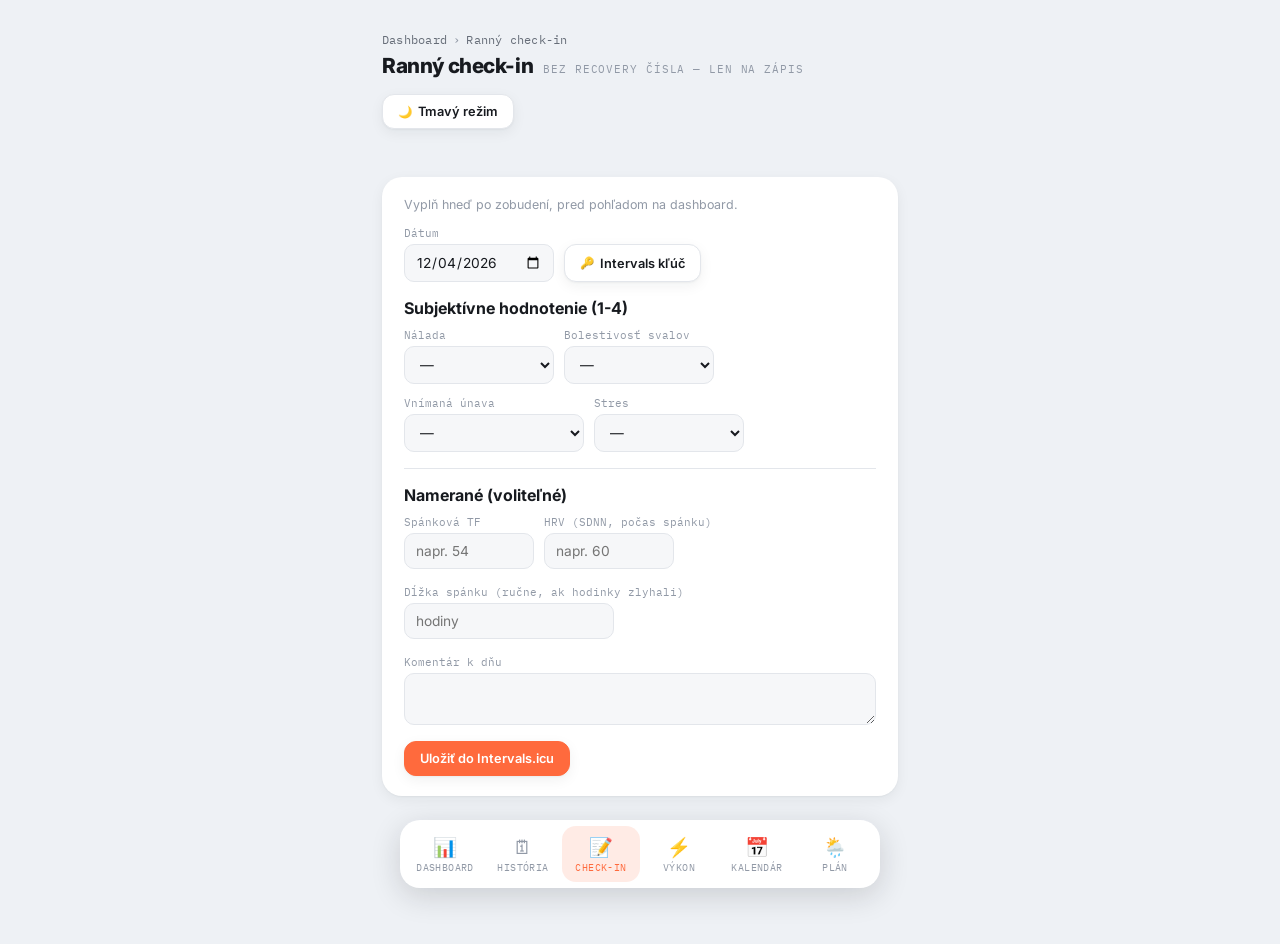
<file: checkin.html>
<!DOCTYPE html>
<html lang="sk">
<head>
<meta charset="UTF-8">
<meta name="viewport" content="width=device-width, initial-scale=1">
<!-- Nastaví data-theme skôr, než prehliadač čokoľvek vykreslí, aby stránka nebliklo v zlej téme
     (svetlá/tmavá voľba sa inak aplikuje až z app-common.js na konci <body>). -->
<script>(function(){try{var t=localStorage.getItem('theme');if(t!=='light'&&t!=='dark'){t=(window.matchMedia&&window.matchMedia('(prefers-color-scheme: dark)').matches)?'dark':'light';}document.documentElement.setAttribute('data-theme',t);}catch(e){}})();</script>
<title>Ranný check-in — Adam</title>
<link rel="preconnect" href="https://fonts.googleapis.com">
<link rel="preconnect" href="https://fonts.gstatic.com" crossorigin>
<link href="https://fonts.googleapis.com/css2?family=IBM+Plex+Mono:wght@400;500;600;700&family=Inter:wght@400;500;600;700;800&display=swap" rel="stylesheet">
<link rel="stylesheet" href="style.css">
</head>
<body>
<div class="wrap" style="max-width:560px;">
  <div class="top-row">
    <div>
      <div class="breadcrumb"><a href="index.html">Dashboard</a><span class="sep">›</span><span class="current">Ranný check-in</span></div>
      <div class="brand">
        <h1>Ranný check-in</h1>
        <span class="brand-tag">bez recovery čísla — len na zápis</span>
      </div>
    </div>
  </div>

  <div class="form-card" style="margin-top:4px;">
    <div class="form-hint">Vyplň hneď po zobudení, pred pohľadom na dashboard.</div>

    <div class="field-row" style="margin-bottom:16px;align-items:flex-end;">
      <div class="field">
        <span class="field-label">Dátum</span>
        <input type="date" id="icu-w-date">
      </div>
      <button class="btn" id="btn-icu-key" style="height:38px;"><span class="btn-icon">🔑</span> Intervals kľúč</button>
    </div>

    <div class="form-section-label">Subjektívne hodnotenie (1-4)</div>
    <div class="field-row" style="margin-bottom:12px;">
      <div class="field">
        <span class="field-label">Nálada</span>
        <select id="icu-w-mood">
          <option value="">—</option>
          <option value="1">1 - zlá</option>
          <option value="2">2 - skôr horšia</option>
          <option value="3">3 - dobrá</option>
          <option value="4">4 - výborná</option>
        </select>
      </div>
      <div class="field">
        <span class="field-label">Bolestivosť svalov</span>
        <select id="icu-w-soreness">
          <option value="">—</option>
          <option value="1">1 - žiadna</option>
          <option value="2">2 - mierna</option>
          <option value="3">3 - výrazná</option>
          <option value="4">4 - extrémna</option>
        </select>
      </div>
    </div>
    <div class="field-row" style="margin-bottom:16px;">
      <div class="field">
        <span class="field-label">Vnímaná únava</span>
        <select id="icu-w-fatigue">
          <option value="">—</option>
          <option value="1">1 - svieži</option>
          <option value="2">2 - mierne unavený</option>
          <option value="3">3 - výrazne unavený</option>
          <option value="4">4 - vyčerpaný</option>
        </select>
      </div>
      <div class="field">
        <span class="field-label">Stres</span>
        <select id="icu-w-stress">
          <option value="">—</option>
          <option value="1">1 - žiadny</option>
          <option value="2">2 - mierny</option>
          <option value="3">3 - výrazný</option>
          <option value="4">4 - extrémny</option>
        </select>
      </div>
    </div>

    <div class="form-section-label bordered">Namerané (voliteľné)</div>
    <div class="field-row" style="margin-bottom:16px;">
      <div class="field">
        <span class="field-label">Spánková TF</span>
        <input type="number" id="icu-w-hr" placeholder="napr. 54" style="width:130px;">
      </div>
      <div class="field">
        <span class="field-label">HRV (SDNN, počas spánku)</span>
        <input type="number" step="0.1" id="icu-w-hrv" placeholder="napr. 60" style="width:130px;">
      </div>
    </div>

    <div class="field" style="margin-bottom:16px;">
      <span class="field-label">Dĺžka spánku (ručne, ak hodinky zlyhali)</span>
      <input type="number" step="0.25" id="icu-w-sleephours" placeholder="hodiny" style="width:210px;">
    </div>

    <div class="field" style="margin-bottom:16px;">
      <span class="field-label">Komentár k dňu</span>
      <textarea id="icu-w-comment" rows="2" style="width:100%;"></textarea>
    </div>

    <div style="display:flex;align-items:center;gap:10px;">
      <button class="btn primary" id="btn-icu-wellness-save">Uložiť do Intervals.icu</button>
      <span id="icu-w-status" class="form-status"></span>
    </div>
  </div>
</div>

<div class="modal-backdrop" id="icu-key-modal">
  <div class="modal">
    <h3>Intervals.icu API key</h3>
    <p>Nájdeš na intervals.icu → Settings → Developer Settings. Ukladá sa len v tomto prehliadači.</p>
    <input type="password" id="icu-key-input" placeholder="tvoj Intervals.icu API key">
    <div class="modal-actions">
      <button class="cancel" id="icu-key-cancel">Zrušiť</button>
      <button class="save" id="icu-key-save">Uložiť</button>
    </div>
  </div>
</div>

<nav class="bottom-nav">
  <a href="index.html"><span class="bn-icon">📊</span>Dashboard</a>
  <a href="history.html"><span class="bn-icon">🗓</span>História</a>
  <a href="checkin.html" class="active"><span class="bn-icon">📝</span>Check-in</a>
  <a href="power.html"><span class="bn-icon">⚡</span>Výkon</a>
  <a href="calendar.html"><span class="bn-icon">📅</span>Kalendár</a>
  <a href="plan.html"><span class="bn-icon">🌦️</span>Plán</a>
</nav>

<script src="app-common.js"></script>
<script>
document.getElementById('icu-w-date').value = todayISO();

document.getElementById('btn-icu-key').addEventListener('click', ()=>{
  document.getElementById('icu-key-input').value = getIcuApiKey();
  document.getElementById('icu-key-modal').classList.add('show');
});
document.getElementById('icu-key-cancel').addEventListener('click', ()=>{
  document.getElementById('icu-key-modal').classList.remove('show');
});
document.getElementById('icu-key-save').addEventListener('click', ()=>{
  setIcuApiKey(document.getElementById('icu-key-input').value.trim());
  document.getElementById('icu-key-modal').classList.remove('show');
});

document.getElementById('btn-icu-wellness-save').addEventListener('click', async ()=>{
  const status = document.getElementById('icu-w-status');
  const date = document.getElementById('icu-w-date').value || todayISO();
  const hr = document.getElementById('icu-w-hr').value;
  const hrv = document.getElementById('icu-w-hrv').value;
  const sleepHours = document.getElementById('icu-w-sleephours').value;
  const comment = document.getElementById('icu-w-comment').value;
  const mood = document.getElementById('icu-w-mood').value;
  const soreness = document.getElementById('icu-w-soreness').value;
  const fatigue = document.getElementById('icu-w-fatigue').value;
  const stress = document.getElementById('icu-w-stress').value;
  const payload = {};
  if(hr!=='') payload.avgSleepingHR = Number(hr);
  if(hrv!=='') payload.hrvSDNN = Number(hrv);
  if(sleepHours!=='') payload.sleepSecs = Math.round(Number(sleepHours)*3600);
  if(comment.trim()!=='') payload.comments = comment.trim();
  if(mood!=='') payload.mood = Number(mood);
  if(soreness!=='') payload.soreness = Number(soreness);
  if(fatigue!=='') payload.fatigue = Number(fatigue);
  if(stress!=='') payload.stress = Number(stress);
  if(Object.keys(payload).length===0){ status.textContent = 'Vyplň aspoň jedno pole.'; return; }
  status.textContent = 'Ukladám do Intervals.icu…';
  try{
    await icuPutWellness(date, payload);
    status.textContent = '✅ Uložené na Intervals.icu (' + date + ').';
  }catch(e){
    status.textContent = '⚠️ ' + e.message;
  }
});
</script>
</body>
</html>
</file>
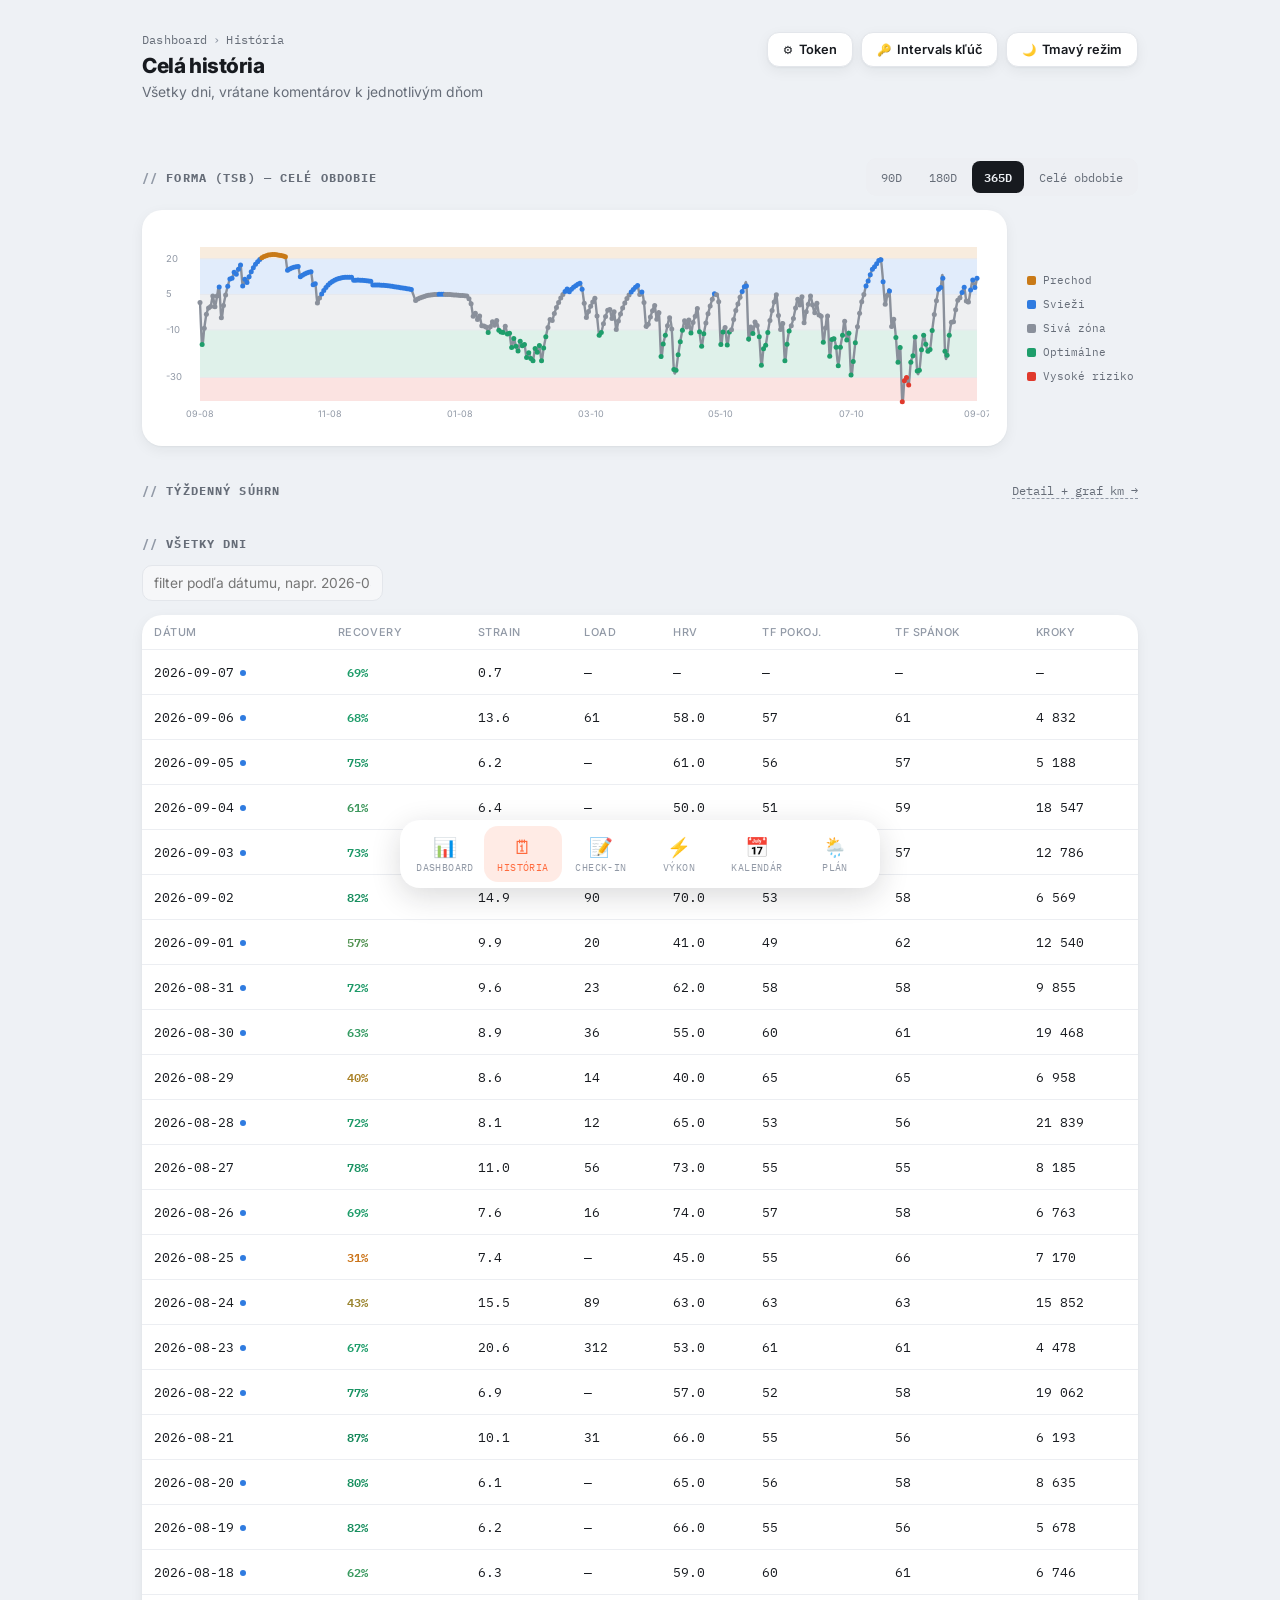
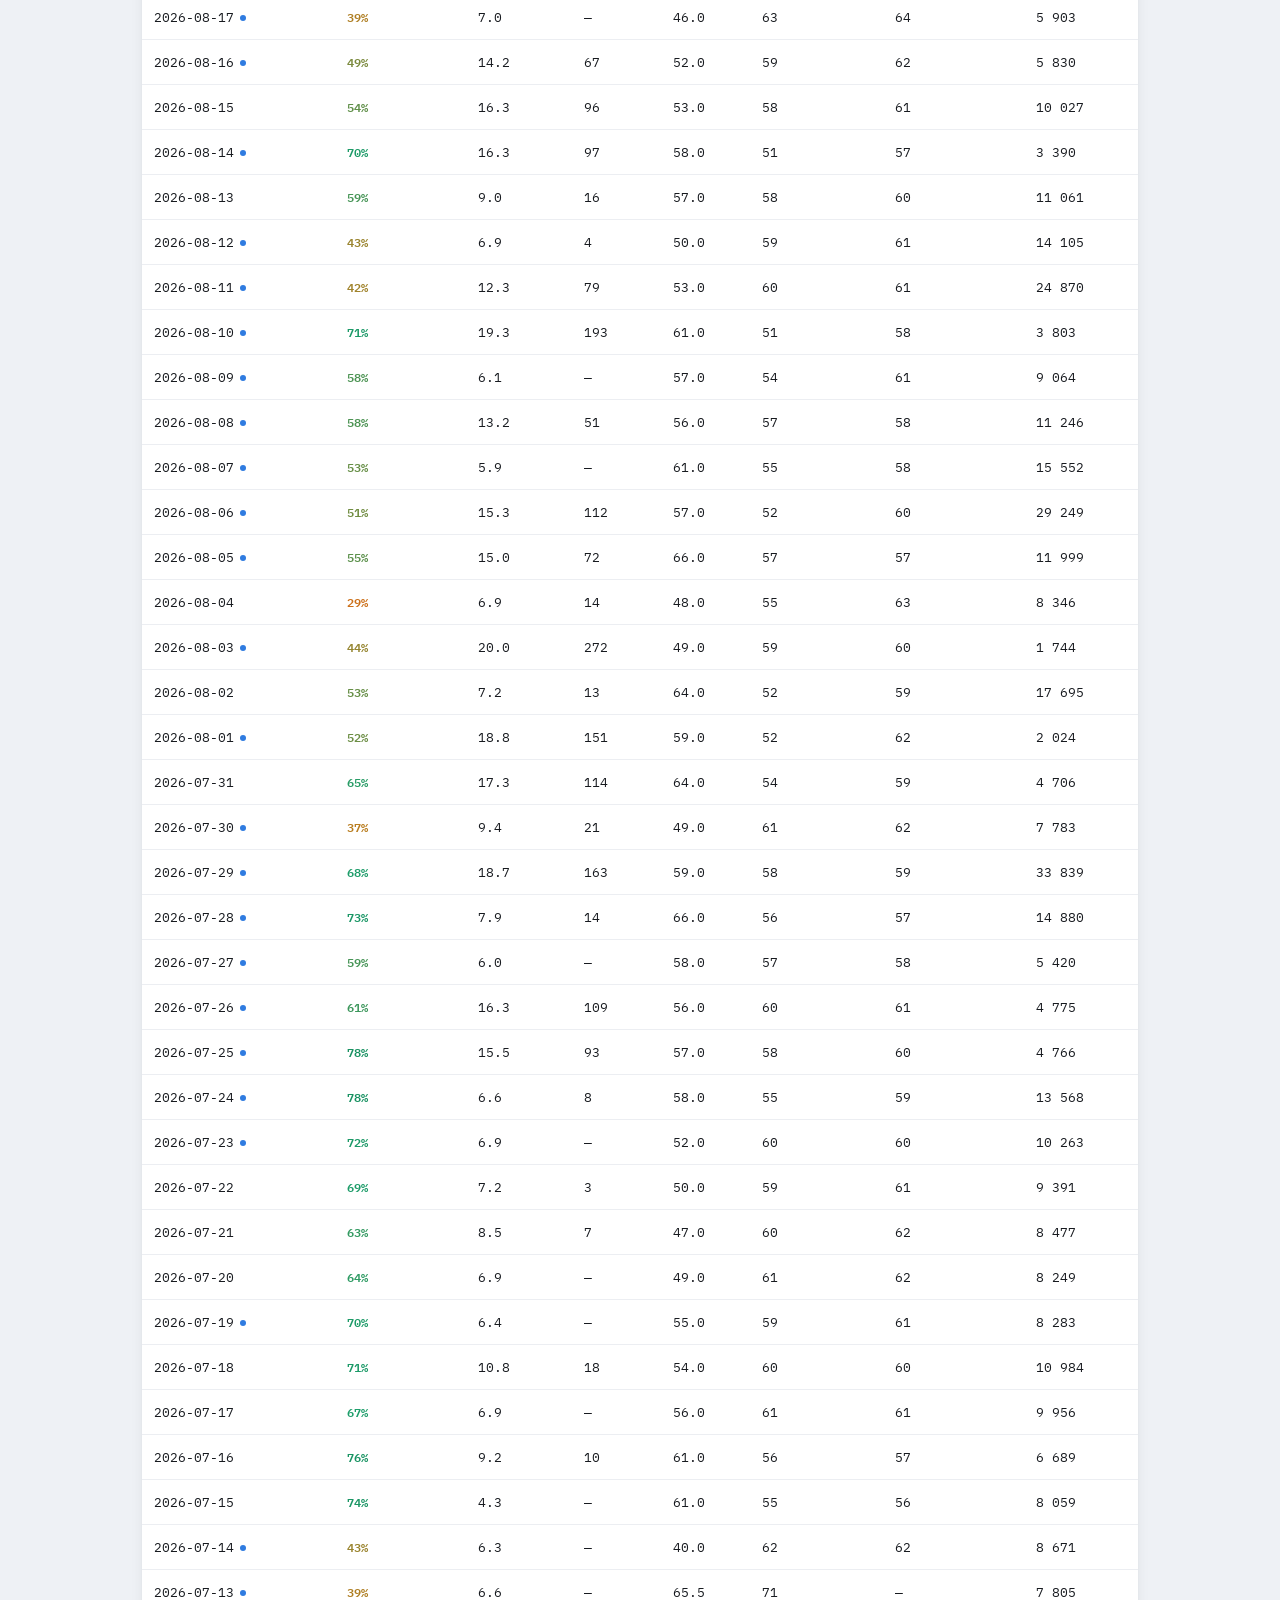
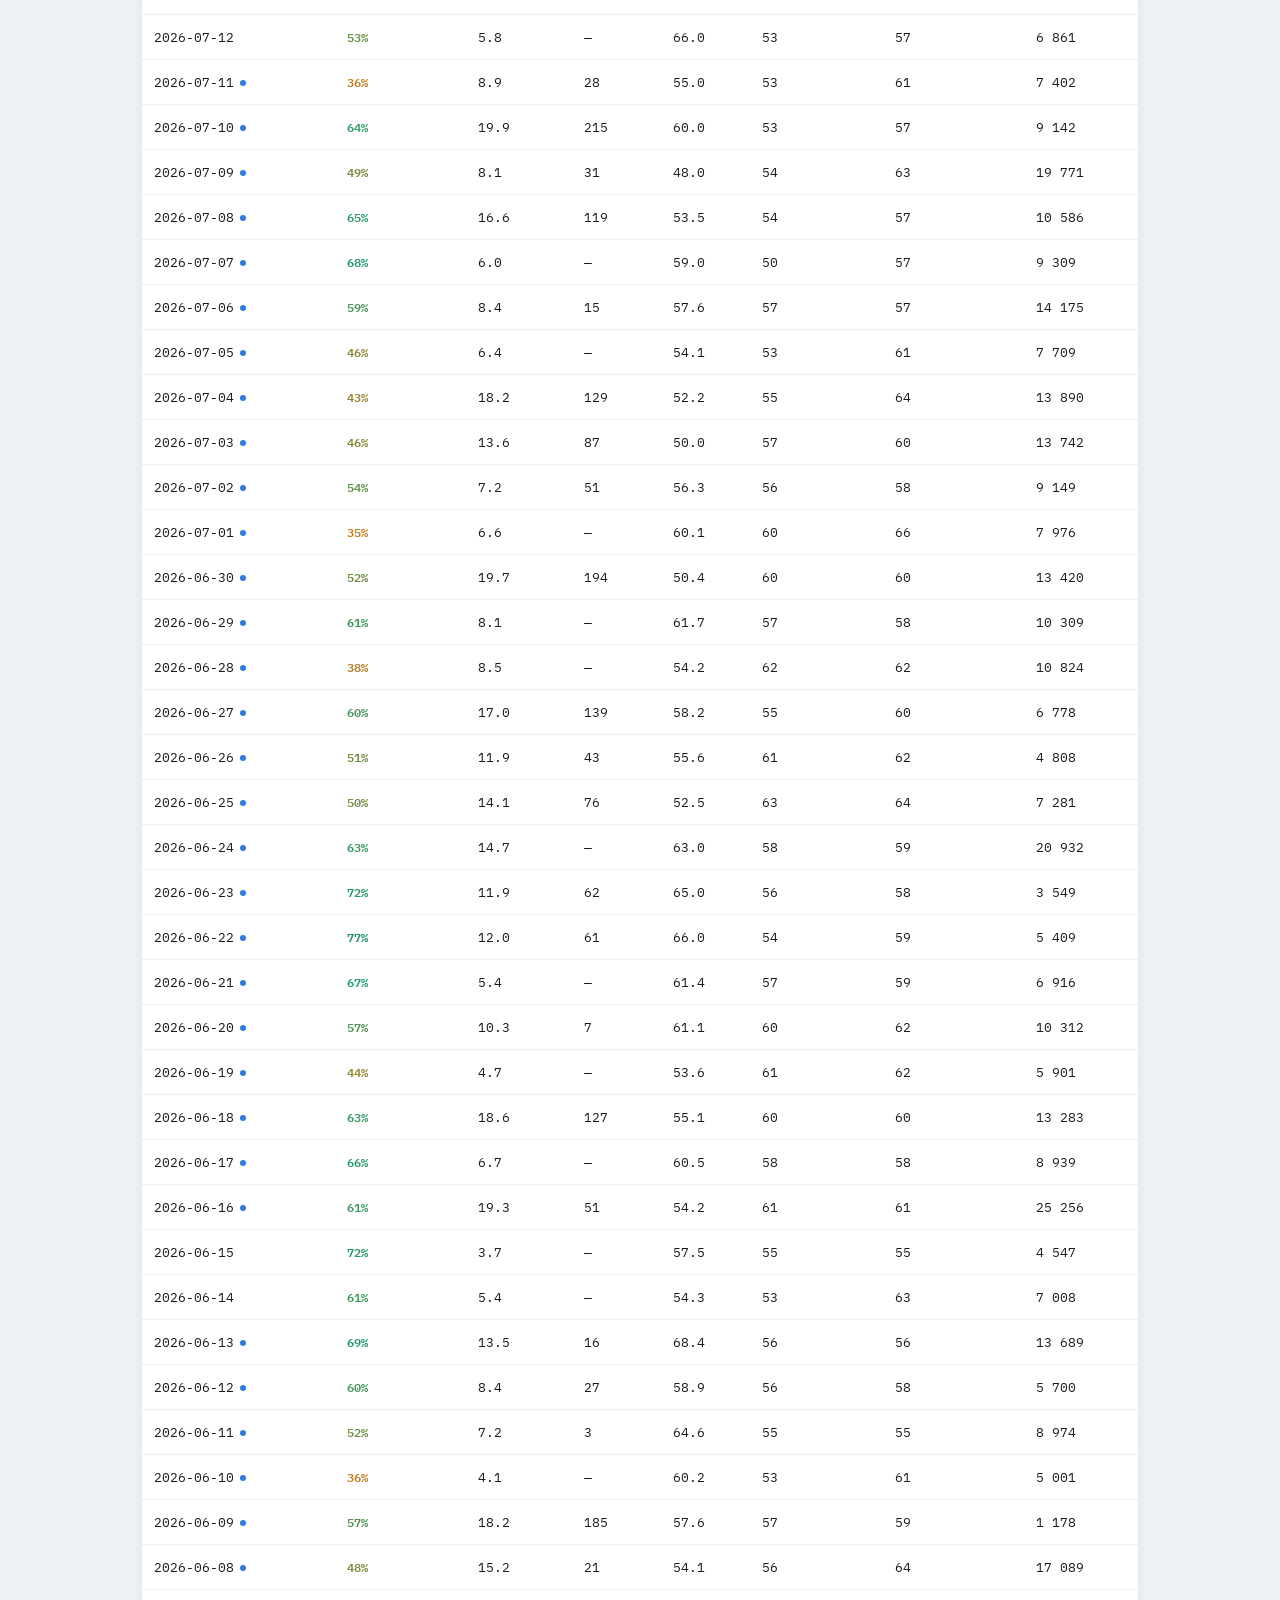
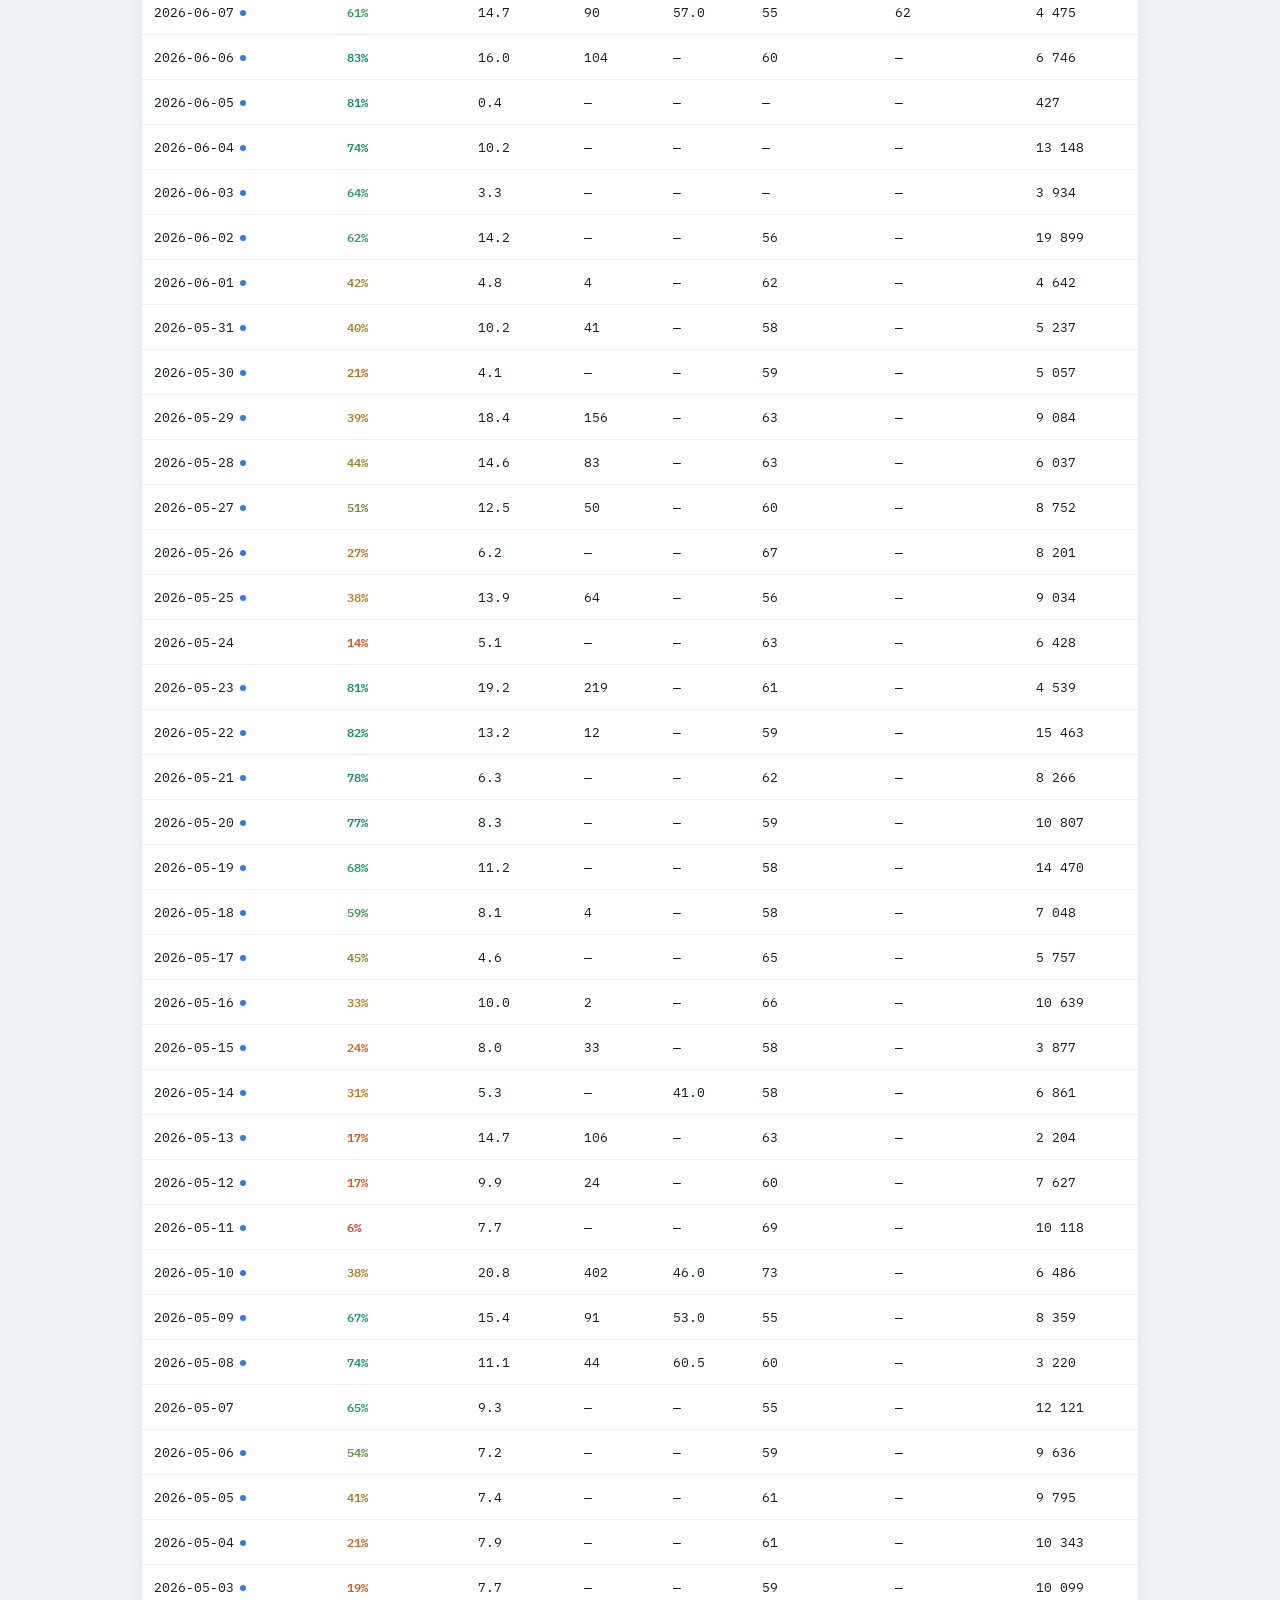
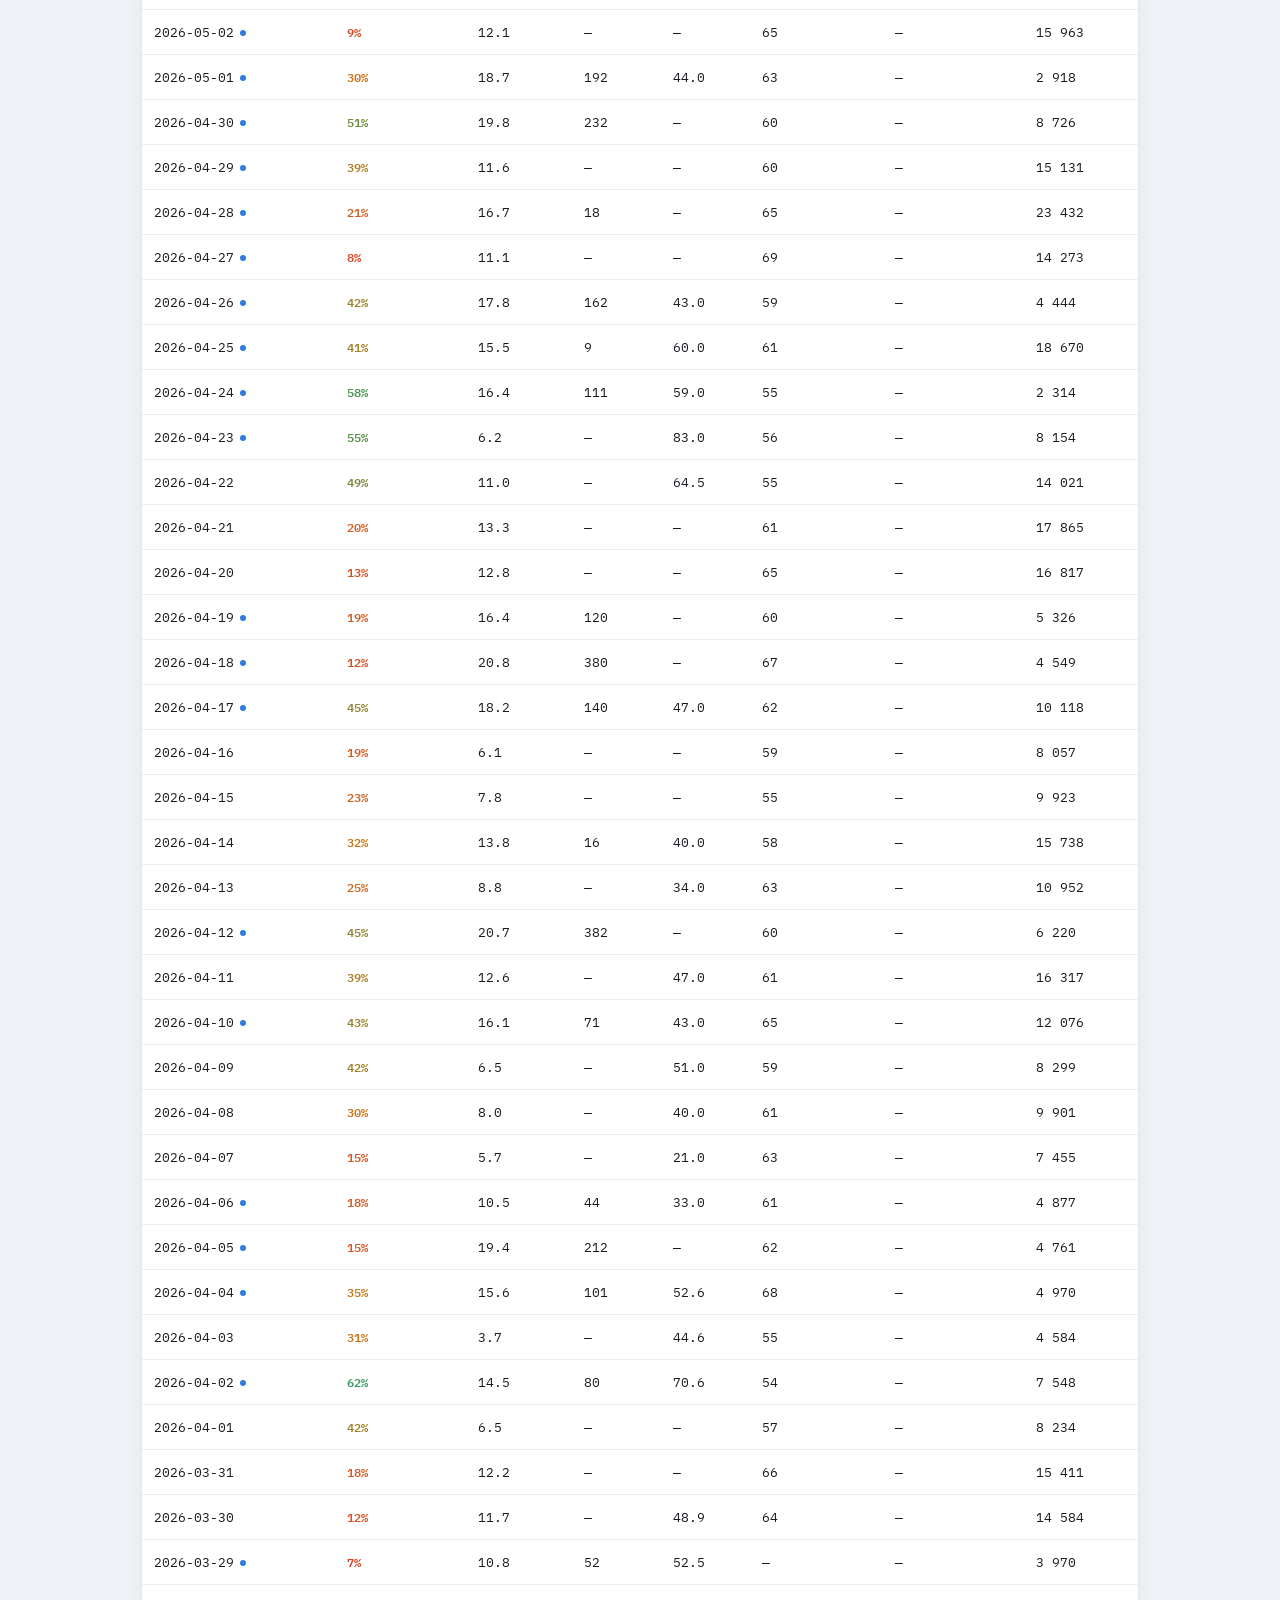
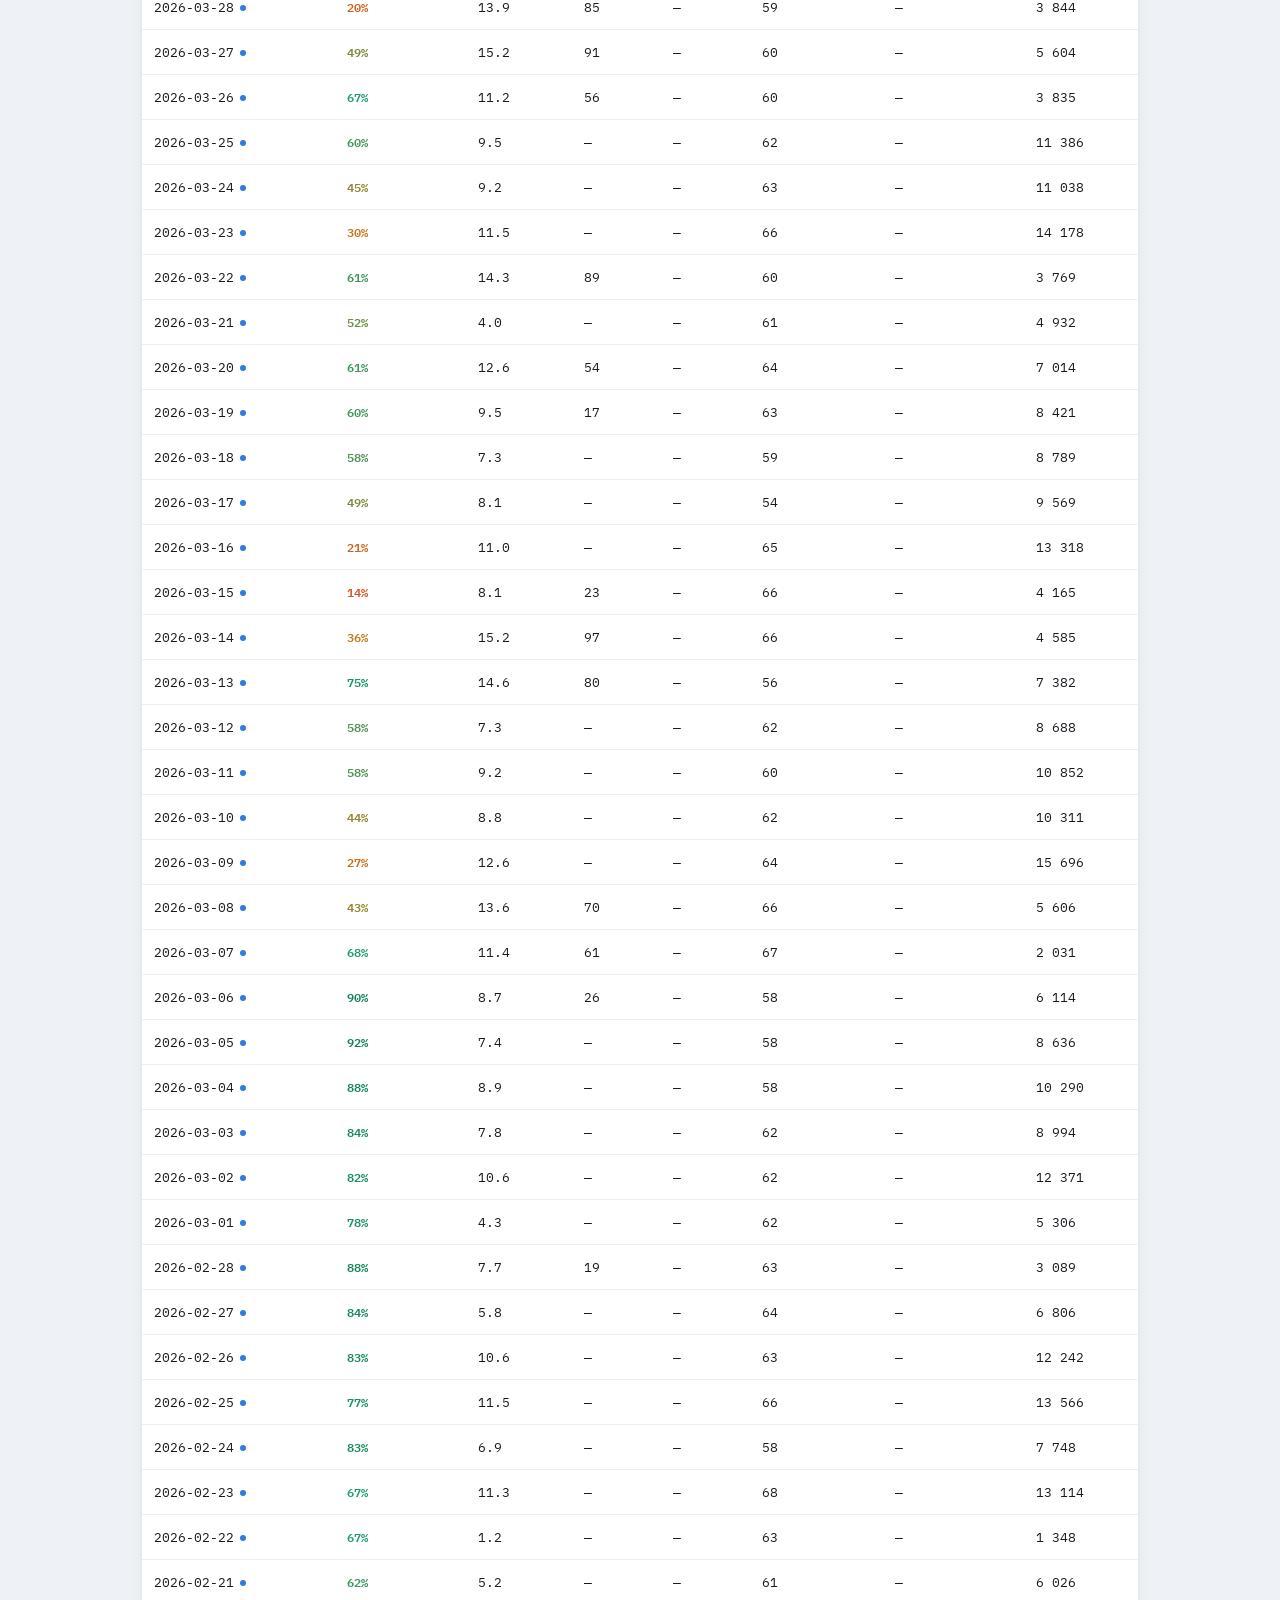
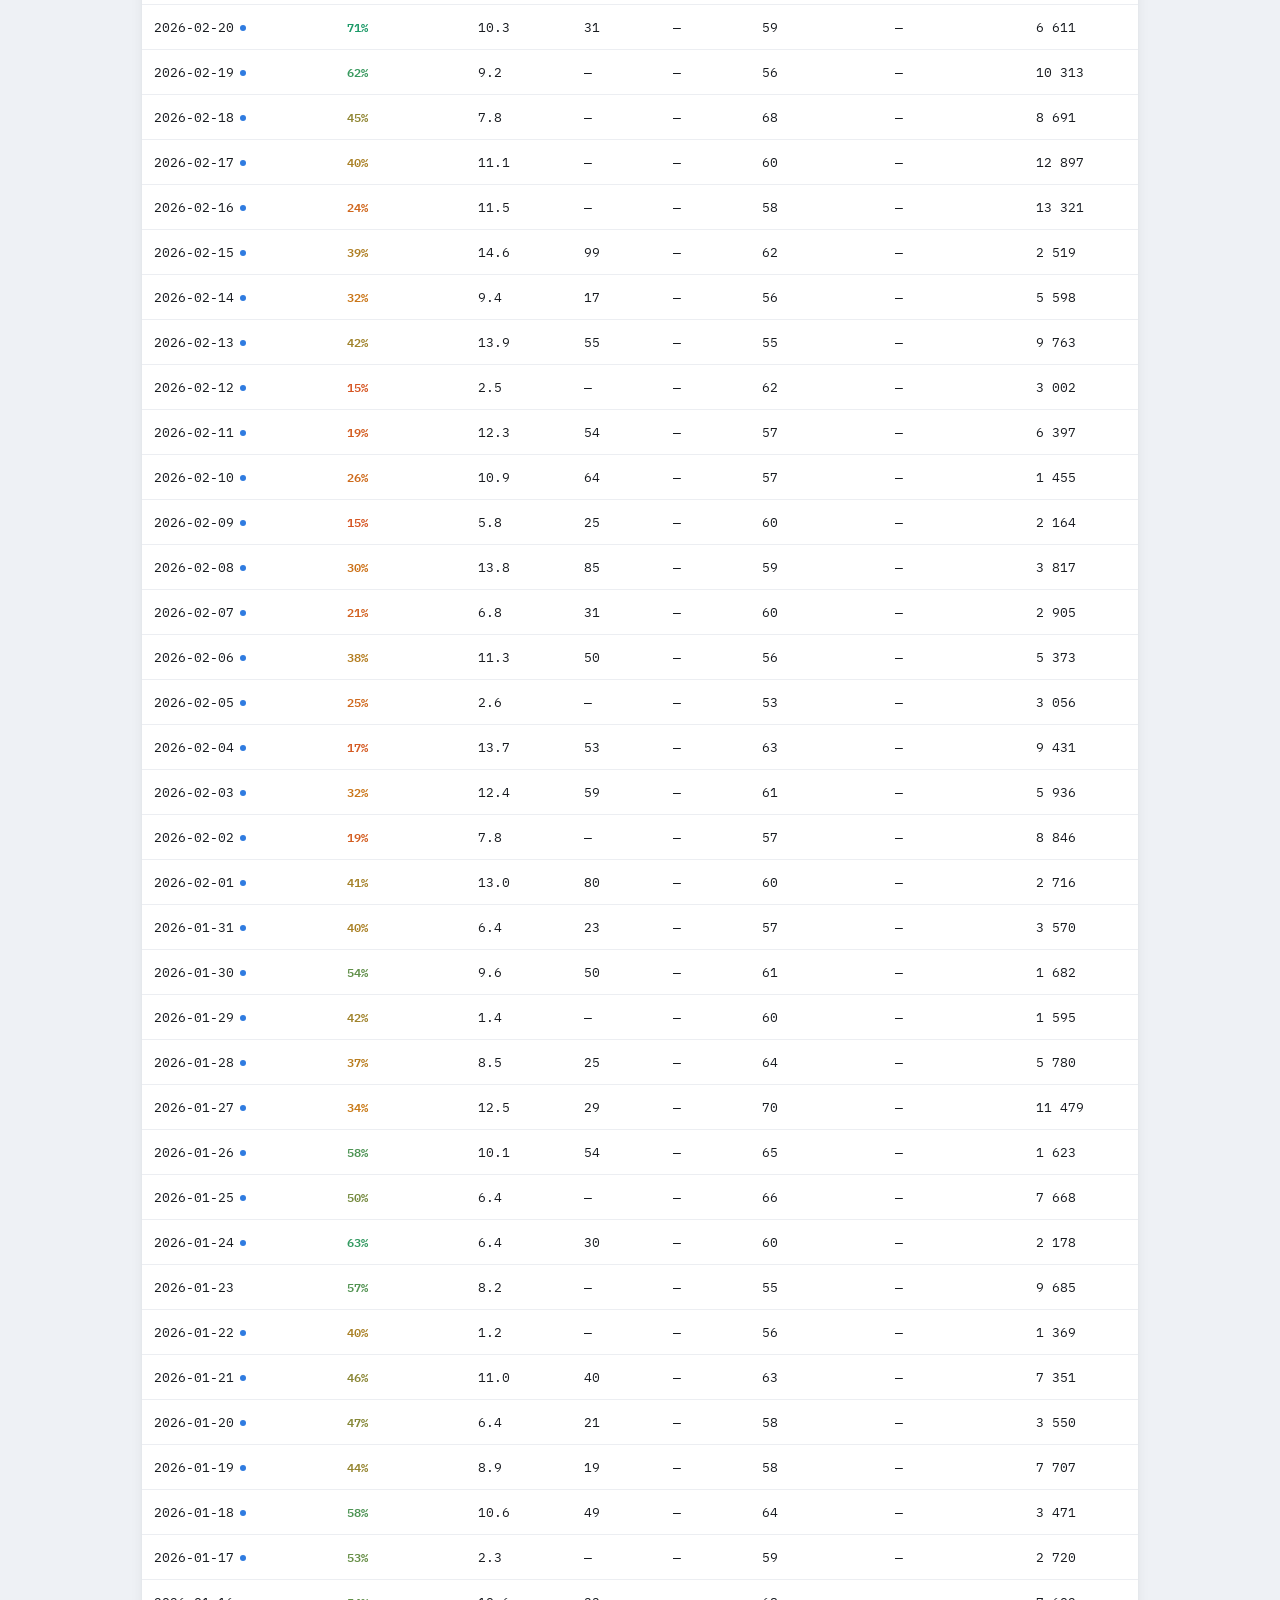
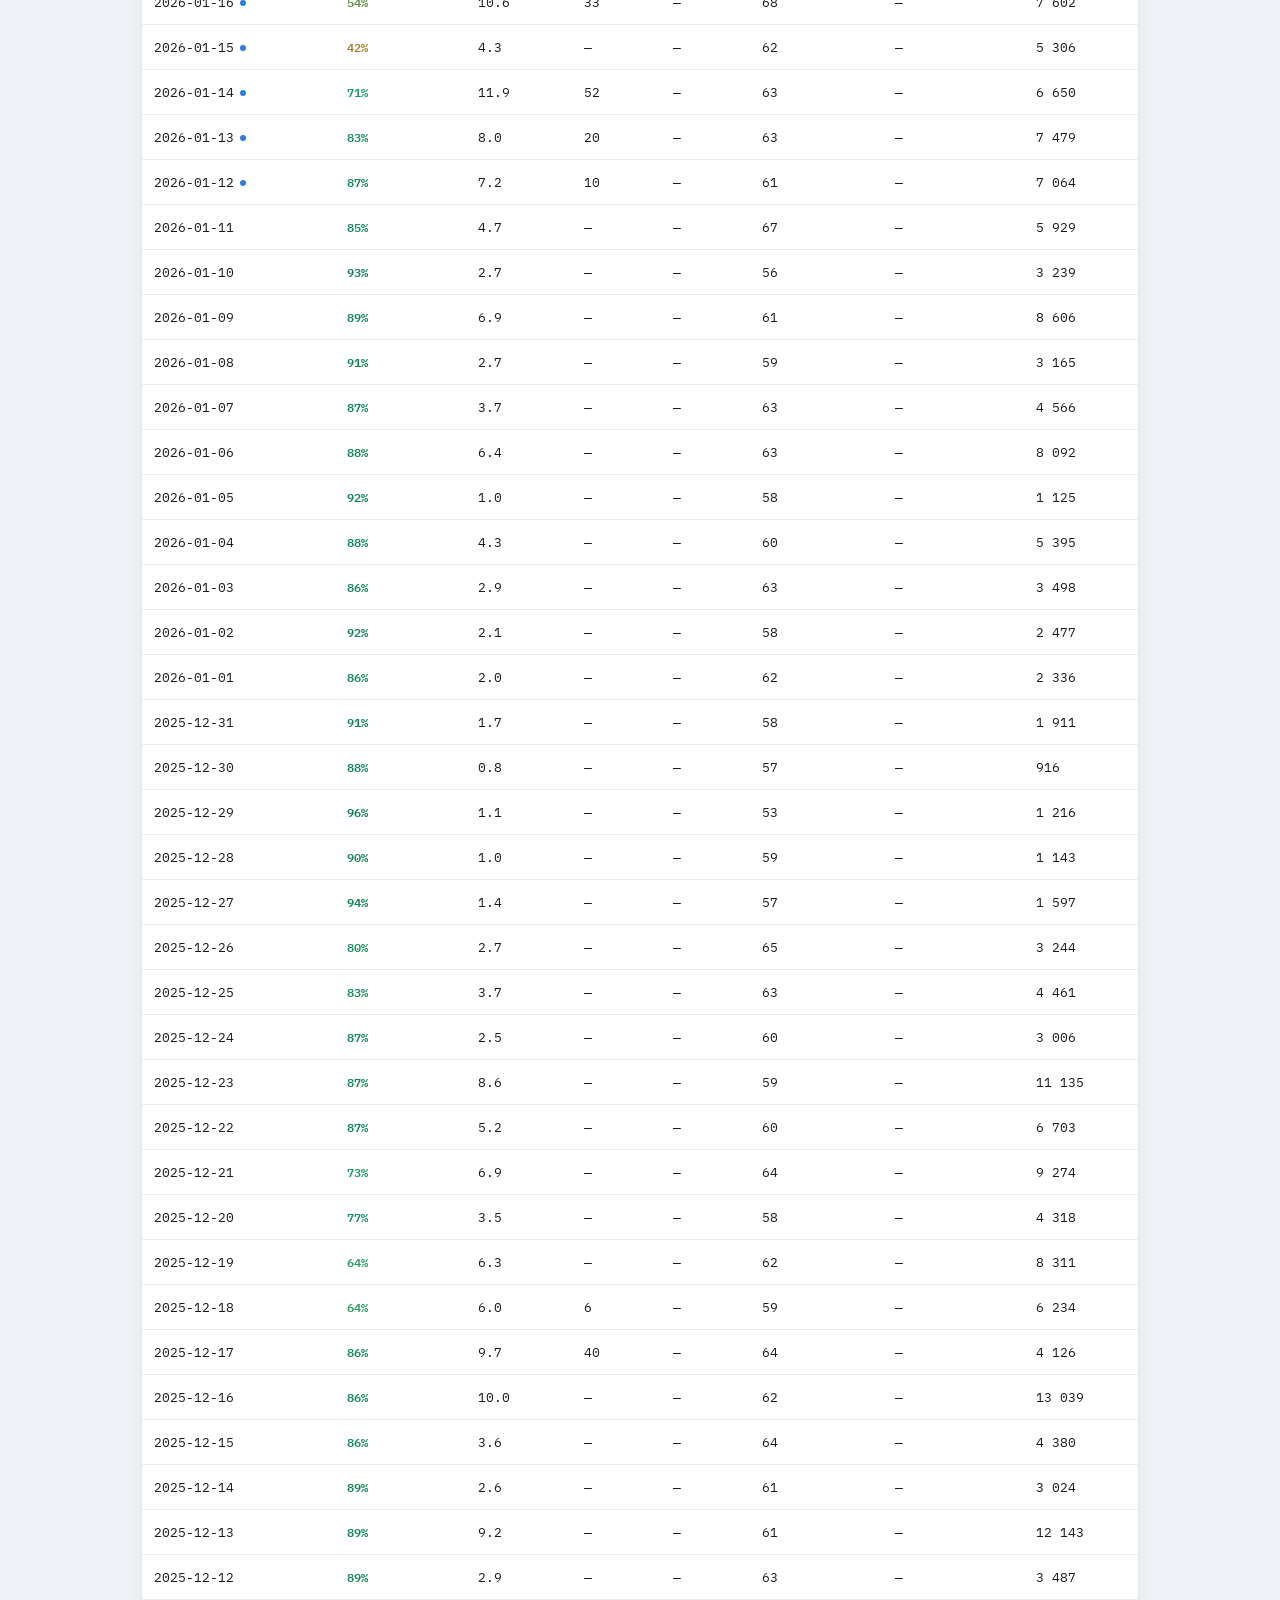
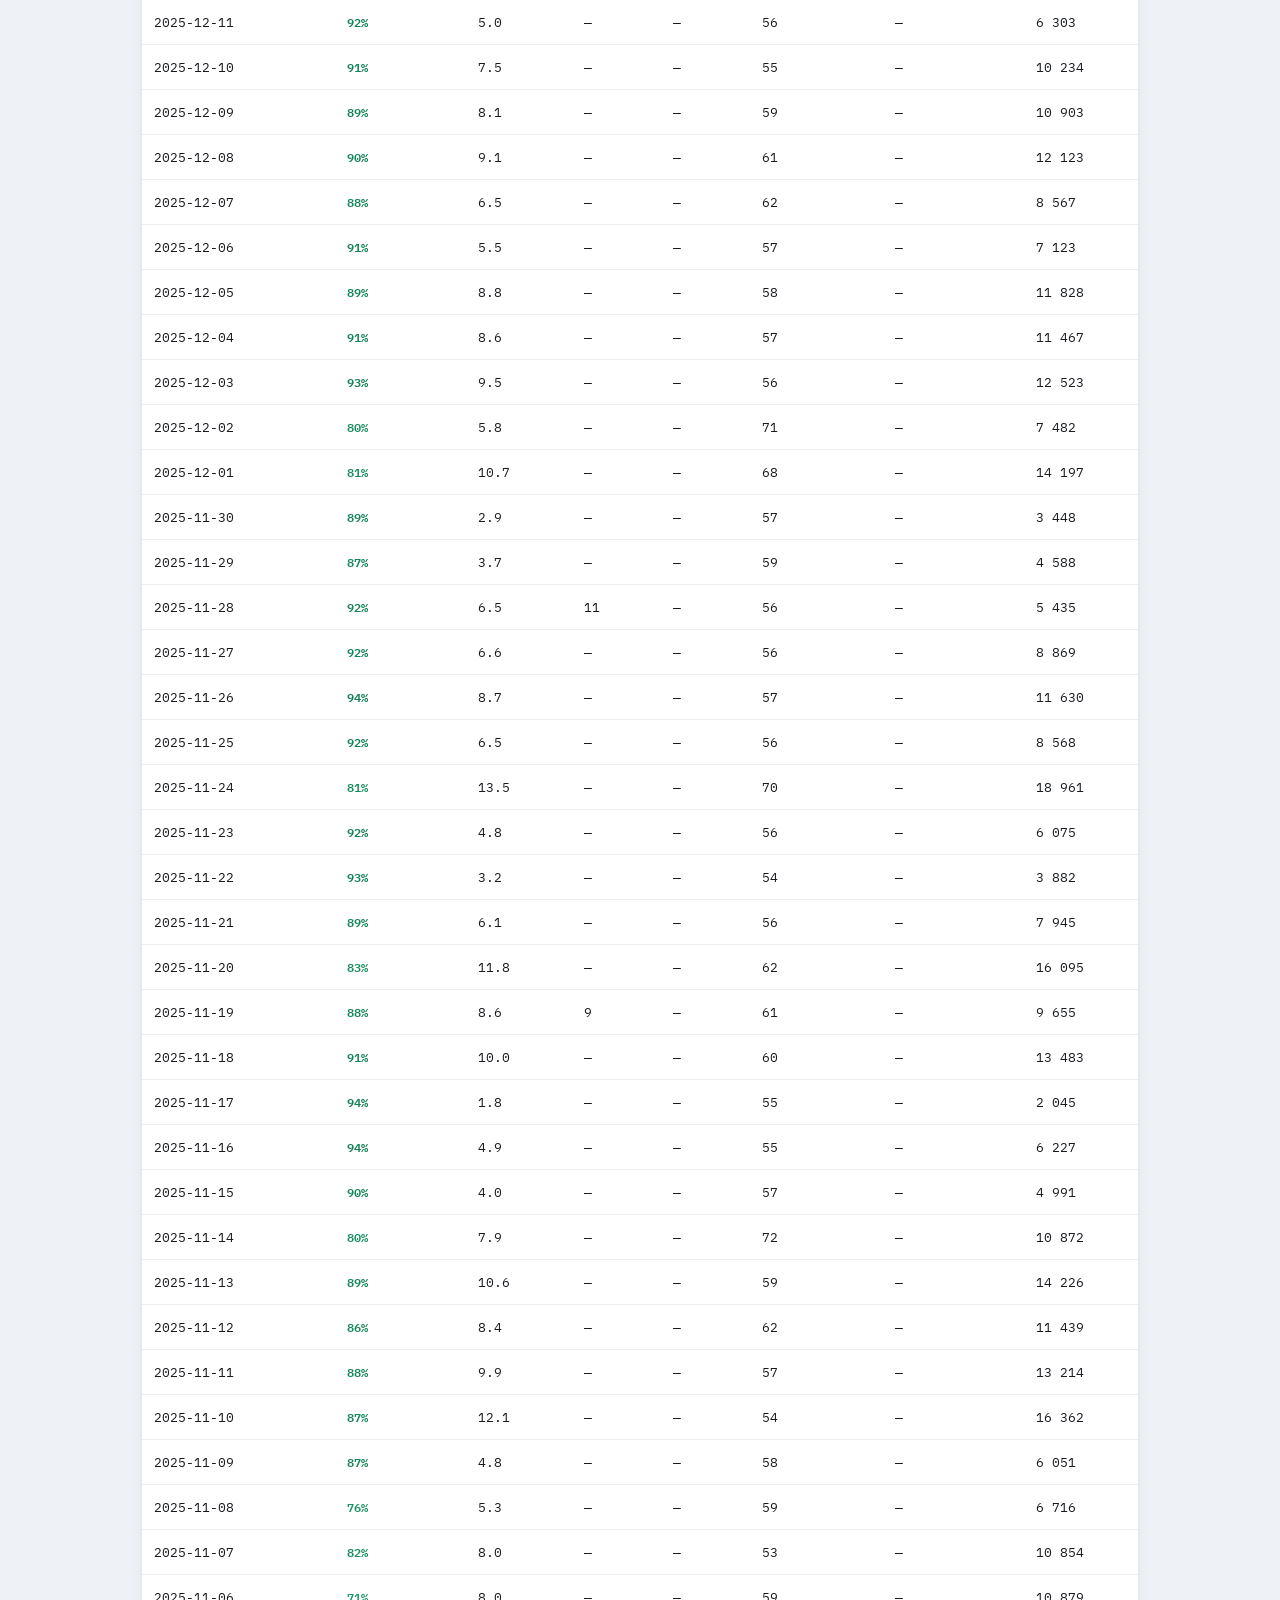
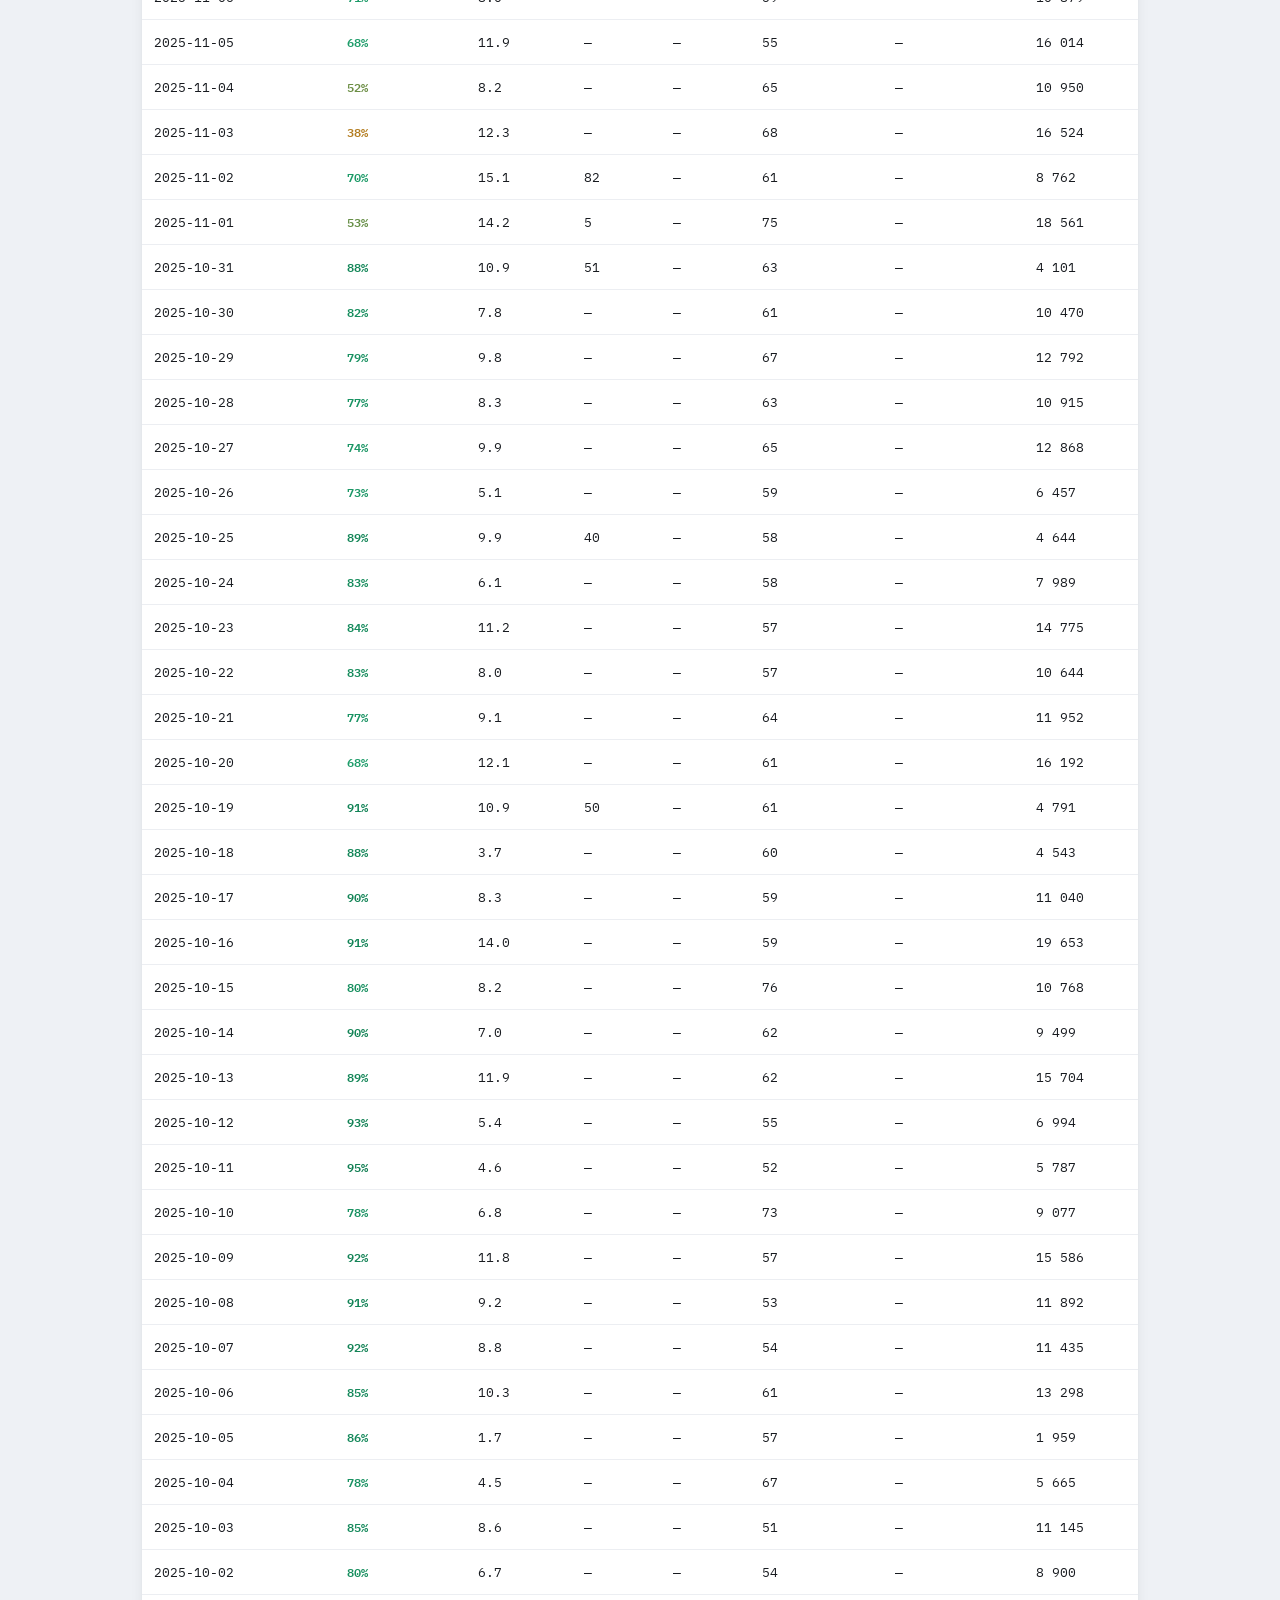
<file: history.html>
<!DOCTYPE html>
<html lang="sk">
<head>
<meta charset="UTF-8">
<meta name="viewport" content="width=device-width, initial-scale=1">
<!-- Nastaví data-theme skôr, než prehliadač čokoľvek vykreslí, aby stránka nebliklo v zlej téme
     (svetlá/tmavá voľba sa inak aplikuje až z app-common.js na konci <body>). -->
<script>(function(){try{var t=localStorage.getItem('theme');if(t!=='light'&&t!=='dark'){t=(window.matchMedia&&window.matchMedia('(prefers-color-scheme: dark)').matches)?'dark':'light';}document.documentElement.setAttribute('data-theme',t);}catch(e){}})();</script>
<title>Celá história — Recovery / Strain — Adam</title>
<link rel="preconnect" href="https://fonts.googleapis.com">
<link rel="preconnect" href="https://fonts.gstatic.com" crossorigin>
<link href="https://fonts.googleapis.com/css2?family=IBM+Plex+Mono:wght@400;500;600;700&family=Inter:wght@400;500;600;700;800&display=swap" rel="stylesheet">
<link rel="stylesheet" href="style.css">
</head>
<body>
<div class="wrap">
  <div class="top-row">
    <div>
      <div class="breadcrumb"><a href="index.html">Dashboard</a><span class="sep">›</span><span class="current">História</span></div>
      <div class="brand">
        <h1>Celá história</h1>
      </div>
      <div class="sub">Všetky dni, vrátane komentárov k jednotlivým dňom</div>
    </div>
    <div class="btn-group">
      <button class="btn" id="btn-token"><span class="btn-icon">⚙</span> Token</button>
      <button class="btn" id="btn-icu-key"><span class="btn-icon">🔑</span> Intervals kľúč</button>
    </div>
  </div>

  <div id="loading" class="loading">načítavam dáta…</div>
  <div class="err" id="err"></div>

  <div id="app" style="display:none;">
    <div class="section-head">
      <div class="section-title">Forma (TSB) — celé obdobie</div>
      <div class="chart-tabs">
        <button class="tab-btn" data-range="90">90D</button>
        <button class="tab-btn" data-range="180">180D</button>
        <button class="tab-btn active" data-range="365">365D</button>
        <button class="tab-btn" data-range="99999">Celé obdobie</button>
      </div>
    </div>
    <div class="chart-with-legend">
      <div class="chart-card"><svg id="chart-forma-history"></svg></div>
      <div class="forma-legend" id="forma-legend"></div>
    </div>

    <div class="section-head">
      <div class="section-title">Týždenný súhrn</div>
      <a class="nav-link" href="history-weekly.html" style="margin:0;">Detail + graf km →</a>
    </div>

    <div class="section-head"><div class="section-title">Všetky dni</div></div>
    <div class="history-filters">
      <input type="text" id="history-filter" placeholder="filter podľa dátumu, napr. 2026-03">
    </div>
    <div class="chart-card" style="padding:0; overflow-x:auto;">
      <div class="table-scroll"><table id="history-table-full"></table></div>
    </div>
    <div class="history-count" id="history-count"></div>
  </div>
</div>

<div class="modal-backdrop" id="day-modal">
  <div class="modal" id="day-modal-content" style="max-width:520px;max-height:80vh;overflow-y:auto;">
    <!-- vyplnene dynamicky cez JS -->
  </div>
</div>

<div class="modal-backdrop" id="activity-modal">
  <div class="modal" id="activity-modal-content" style="max-width:480px;max-height:80vh;overflow-y:auto;">
    <!-- vyplnene dynamicky cez JS -->
  </div>
</div>

<div class="modal-backdrop" id="token-modal">
  <div class="modal">
    <h3>GitHub token</h3>
    <p>
      Fine-grained token, prístup len na tento repozitár, oprávnenie <b>Contents: Read and write</b>.
      Rovnaký token ako na Dashboarde, ukladá sa len lokálne.
    </p>
    <input type="password" id="token-input" placeholder="github_pat_xxxxxxxx">
    <div class="modal-actions">
      <button class="cancel" id="token-cancel">Zrušiť</button>
      <button class="save" id="token-save">Uložiť</button>
    </div>
  </div>
</div>

<div class="modal-backdrop" id="icu-key-modal">
  <div class="modal">
    <h3>Intervals.icu API key</h3>
    <p>Nájdeš na intervals.icu → Settings → Developer Settings. Ukladá sa len v tomto prehliadači.</p>
    <input type="password" id="icu-key-input" placeholder="tvoj Intervals.icu API key">
    <div class="modal-actions">
      <button class="cancel" id="icu-key-cancel">Zrušiť</button>
      <button class="save" id="icu-key-save">Uložiť</button>
    </div>
  </div>
</div>

<nav class="bottom-nav">
  <a href="index.html"><span class="bn-icon">📊</span>Dashboard</a>
  <a href="history.html" class="active"><span class="bn-icon">🗓</span>História</a>
  <a href="checkin.html"><span class="bn-icon">📝</span>Check-in</a>
  <a href="power.html"><span class="bn-icon">⚡</span>Výkon</a>
  <a href="calendar.html"><span class="bn-icon">📅</span>Kalendár</a>
  <a href="plan.html"><span class="bn-icon">🌦️</span>Plán</a>
</nav>

<script src="app-common.js"></script>
<script>
let ALL_RESULTS_ROWS = []; // newest-first, kompletná história
let ALL_ACTIVITIES_H = [];
let NOTES_BY_DATE_H = new Map(); // data/day_notes.json — zdieľané s Kalendárom, pozri dayCommentFor()/saveDayComment() v app-common.js

// ---------- GitHub token / Intervals.icu API key modaly (rovnaké localStorage kľúče ako Dashboard) ----------
document.getElementById('btn-token').addEventListener('click', ()=>{
  document.getElementById('token-input').value = getGhToken();
  document.getElementById('token-modal').classList.add('show');
});
document.getElementById('token-cancel').addEventListener('click', ()=>{
  document.getElementById('token-modal').classList.remove('show');
});
document.getElementById('token-save').addEventListener('click', ()=>{
  setGhToken(document.getElementById('token-input').value.trim());
  document.getElementById('token-modal').classList.remove('show');
});
document.getElementById('btn-icu-key').addEventListener('click', ()=>{
  document.getElementById('icu-key-input').value = getIcuApiKey();
  document.getElementById('icu-key-modal').classList.add('show');
});
document.getElementById('icu-key-cancel').addEventListener('click', ()=>{
  document.getElementById('icu-key-modal').classList.remove('show');
});
document.getElementById('icu-key-save').addEventListener('click', ()=>{
  setIcuApiKey(document.getElementById('icu-key-input').value.trim());
  document.getElementById('icu-key-modal').classList.remove('show');
});

async function main(){
  const [history, daily, actHistory, actDaily, dayNotes, hrStrainByDate] = await Promise.all([
    loadJson(HISTORY_URL), loadJson(DAILY_URL),
    loadJson(ACT_HISTORY_URL), loadJson(ACT_DAILY_URL),
    loadJson(DAY_NOTES_URL), loadHrStrainMap(),
  ]);

  if(!history && !daily){
    document.getElementById('loading').style.display='none';
    document.getElementById('err').textContent = 'Nepodarilo sa načítať dáta. Skontroluj či existujú súbory v data/.';
    return;
  }

  let recs = mergeById(history, daily);
  recs.sort((a,b)=> a.date < b.date ? -1 : 1);

  let activities = mergeById(actHistory, actDaily);
  activities.sort((a,b)=> (a.start_date_local||a.date) < (b.start_date_local||b.date) ? -1 : 1);
  ALL_ACTIVITIES_H = activities;
  NOTES_BY_DATE_H = new Map((dayNotes||[]).map(n=>[n.date, n]));

  const {results} = computeResults(recs, activities, hrStrainByDate);
  ALL_RESULTS_ROWS = results.slice().reverse(); // najnovšie prvé

  document.getElementById('loading').style.display='none';
  document.getElementById('app').style.display='block';

  renderFormaLegend('forma-legend');
  renderFormaHistory(results, 365);
  renderFullTable(ALL_RESULTS_ROWS);

  document.querySelectorAll('.tab-btn').forEach(btn=>{
    btn.addEventListener('click', ()=>{
      document.querySelectorAll('.tab-btn').forEach(b=>b.classList.remove('active'));
      btn.classList.add('active');
      renderFormaHistory(results, parseInt(btn.dataset.range));
    });
  });

  document.getElementById('history-filter').addEventListener('input', (e)=>{
    const q = e.target.value.trim();
    const filtered = q ? ALL_RESULTS_ROWS.filter(r=>r.date.includes(q)) : ALL_RESULTS_ROWS;
    renderFullTable(filtered);
  });
}

function renderFormaHistory(results, range){
  const data = results.slice(-range);
  drawChart('chart-forma-history', data, [{field:'tsb', color:PALETTE.neutral, label:'TSB'}],
    {fixedMin:-40, fixedMax:25, gridValues:[20,5,-10,-30],
     dotColorFn: v => { const z = formaZoneFor(v); return z ? z.color : PALETTE.neutral; },
     bands: FORMA_ZONES.map(z=>({min: Math.max(z.min,-40), max: Math.min(z.max,25), color: hexToRgba(z.color, 0.14)})),
     tooltipFormat:(f,v)=>v.toFixed(1)});
}

function renderFullTable(rows){
  drawTable('history-table-full', rows, ALL_ACTIVITIES_H, NOTES_BY_DATE_H);
  document.getElementById('history-count').textContent = rows.length + ' záznamov';
}

main();
</script>
</body>
</html>
</file>
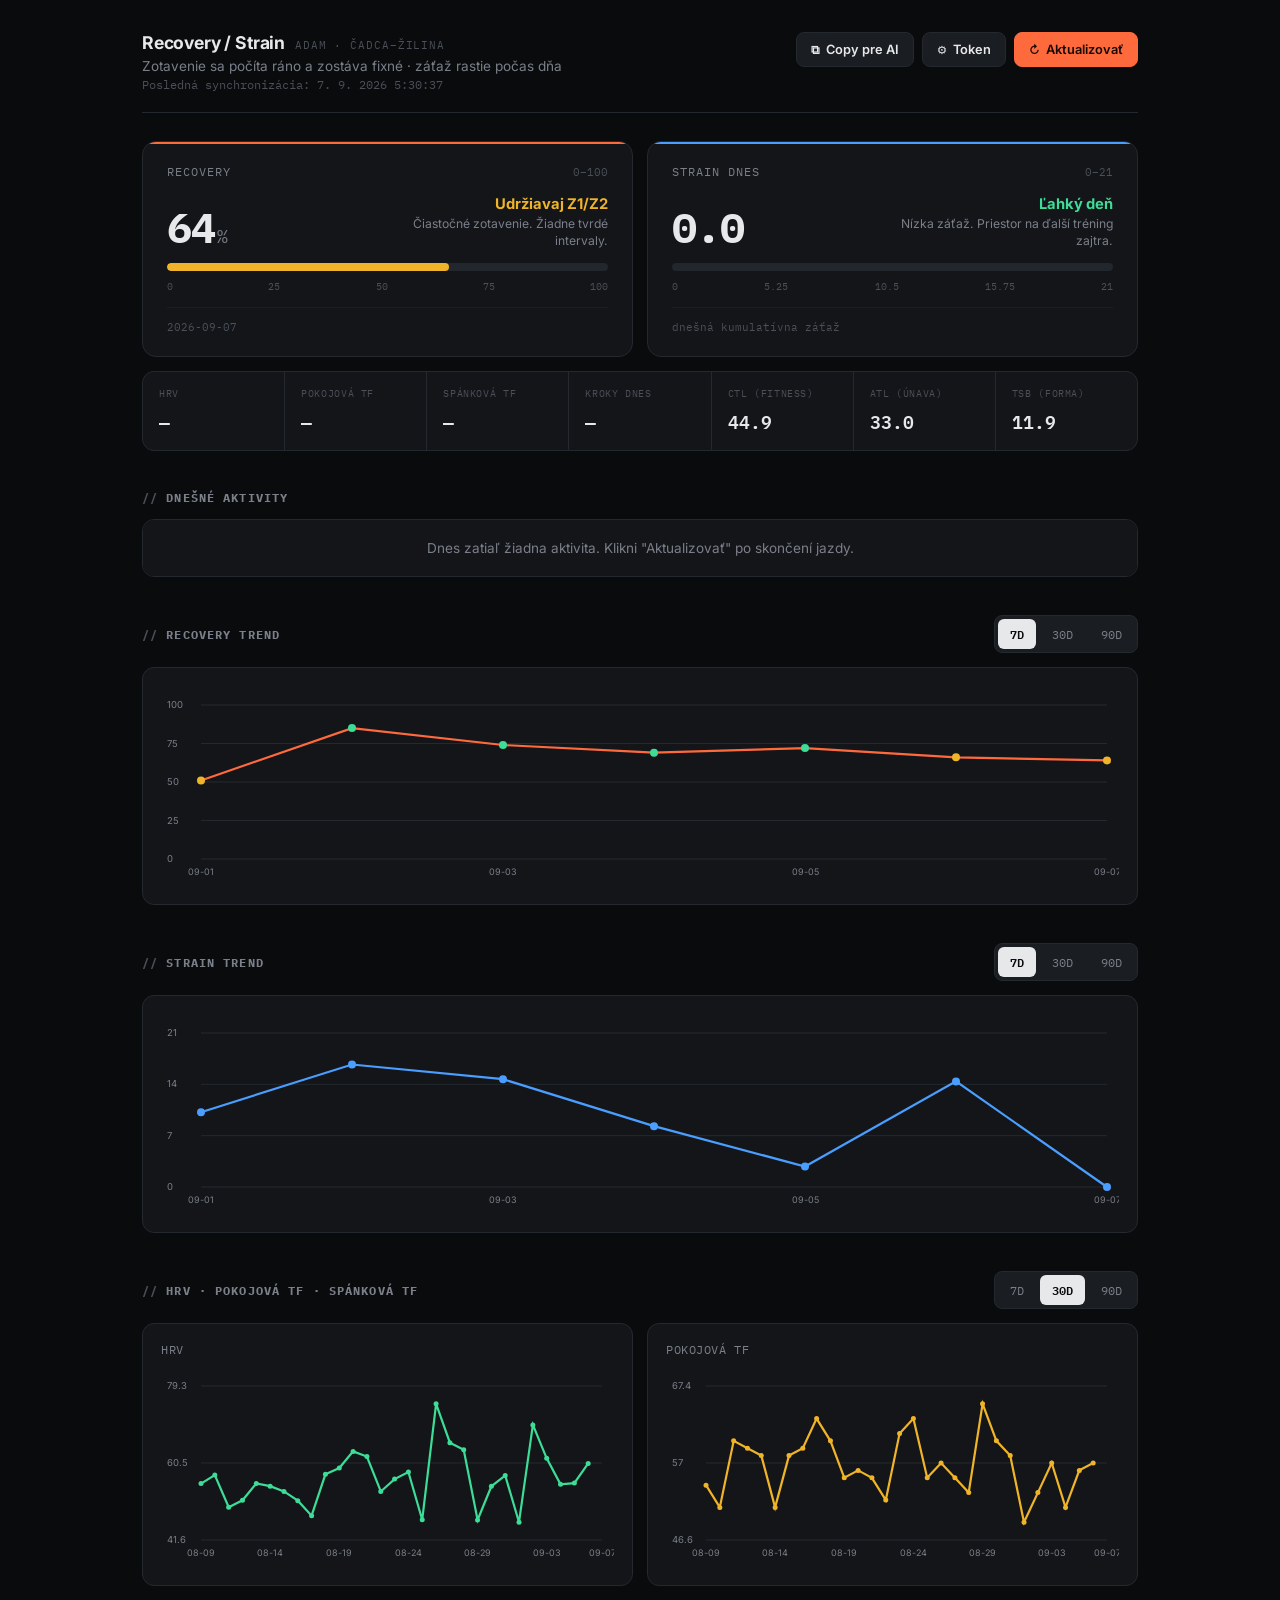
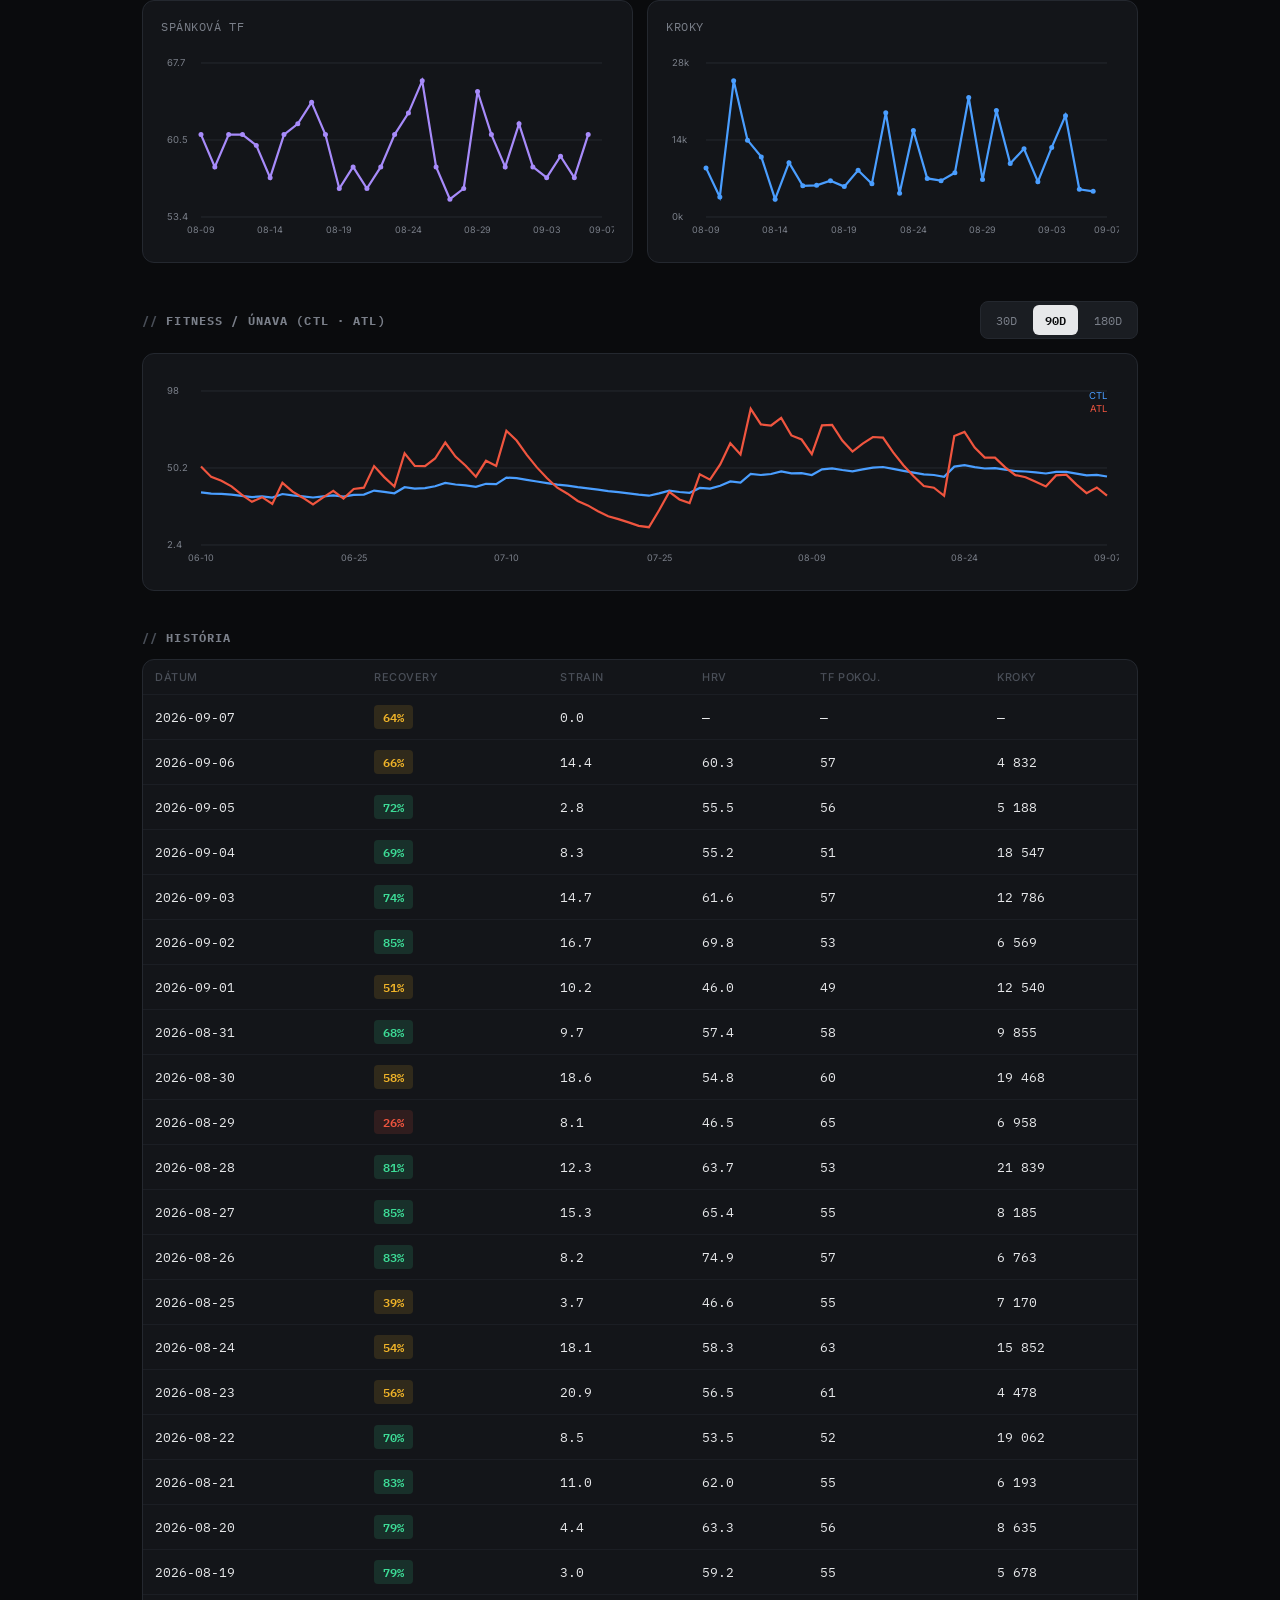
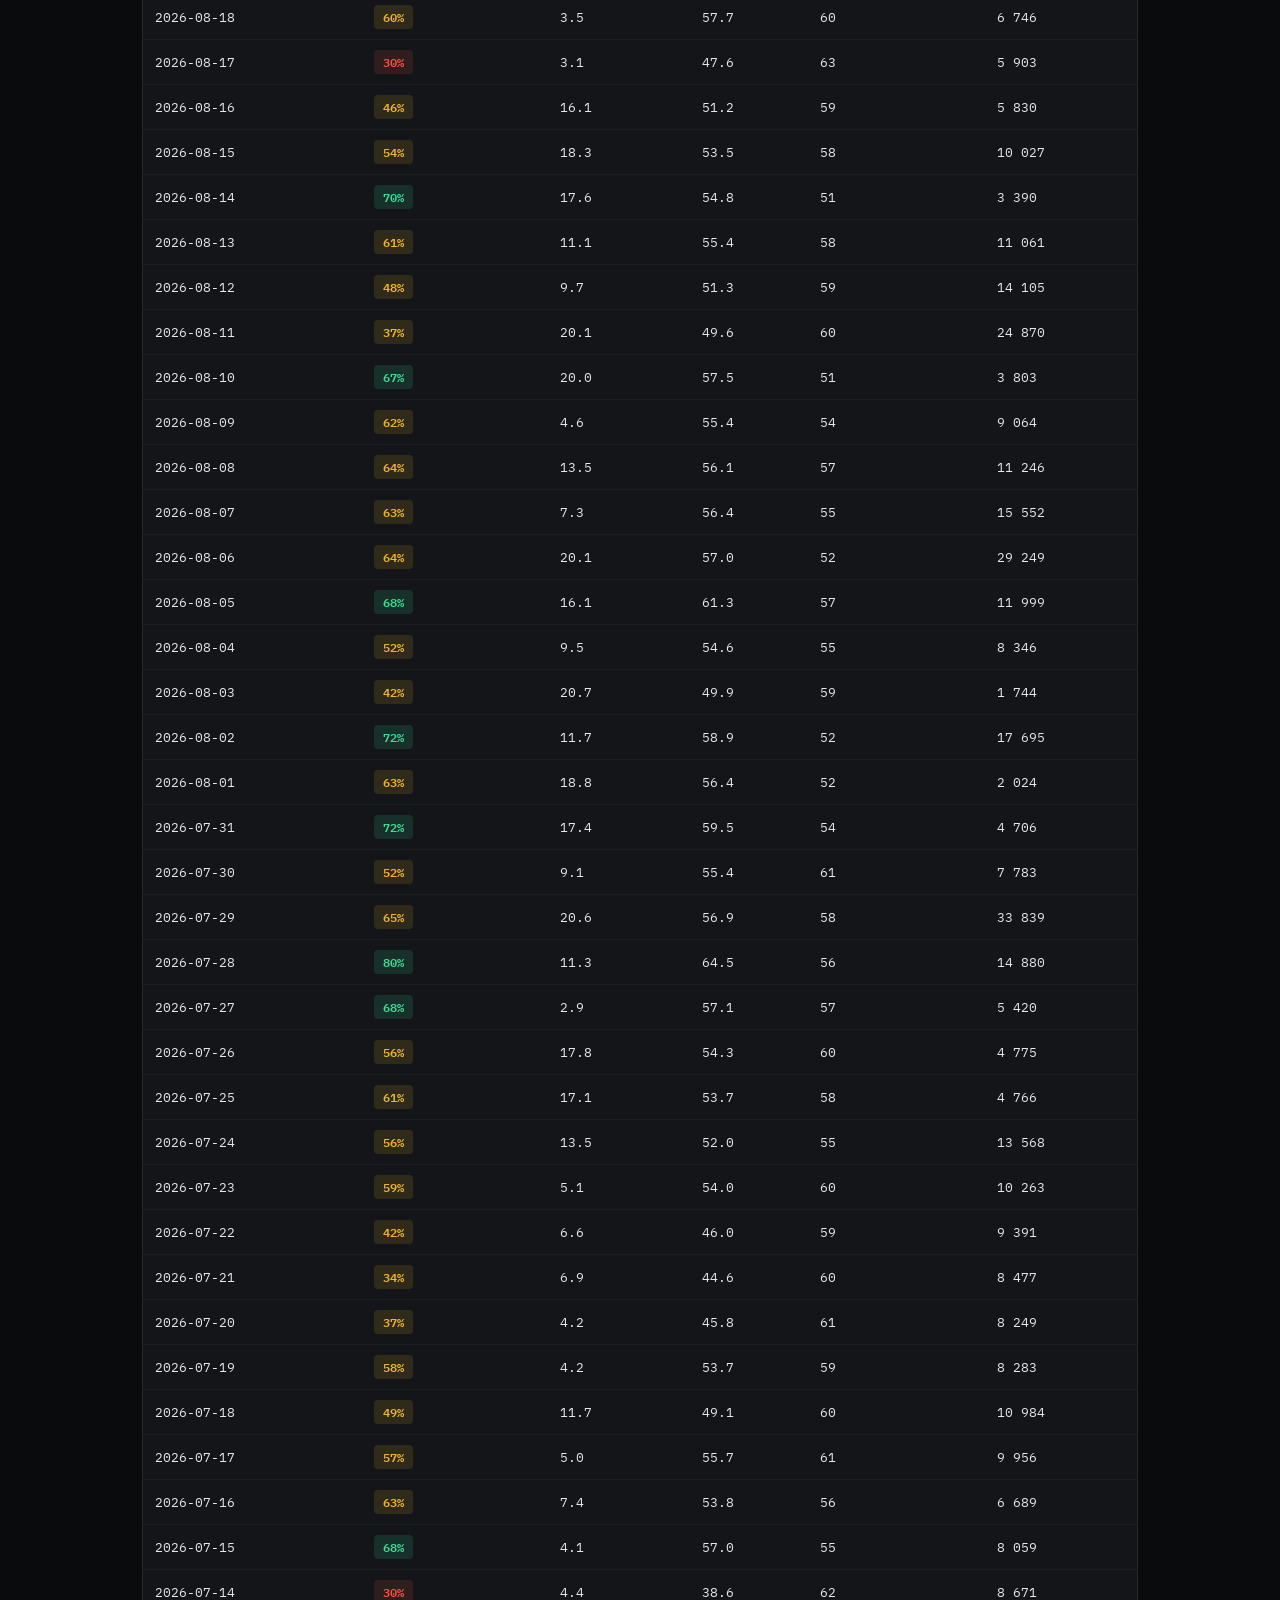
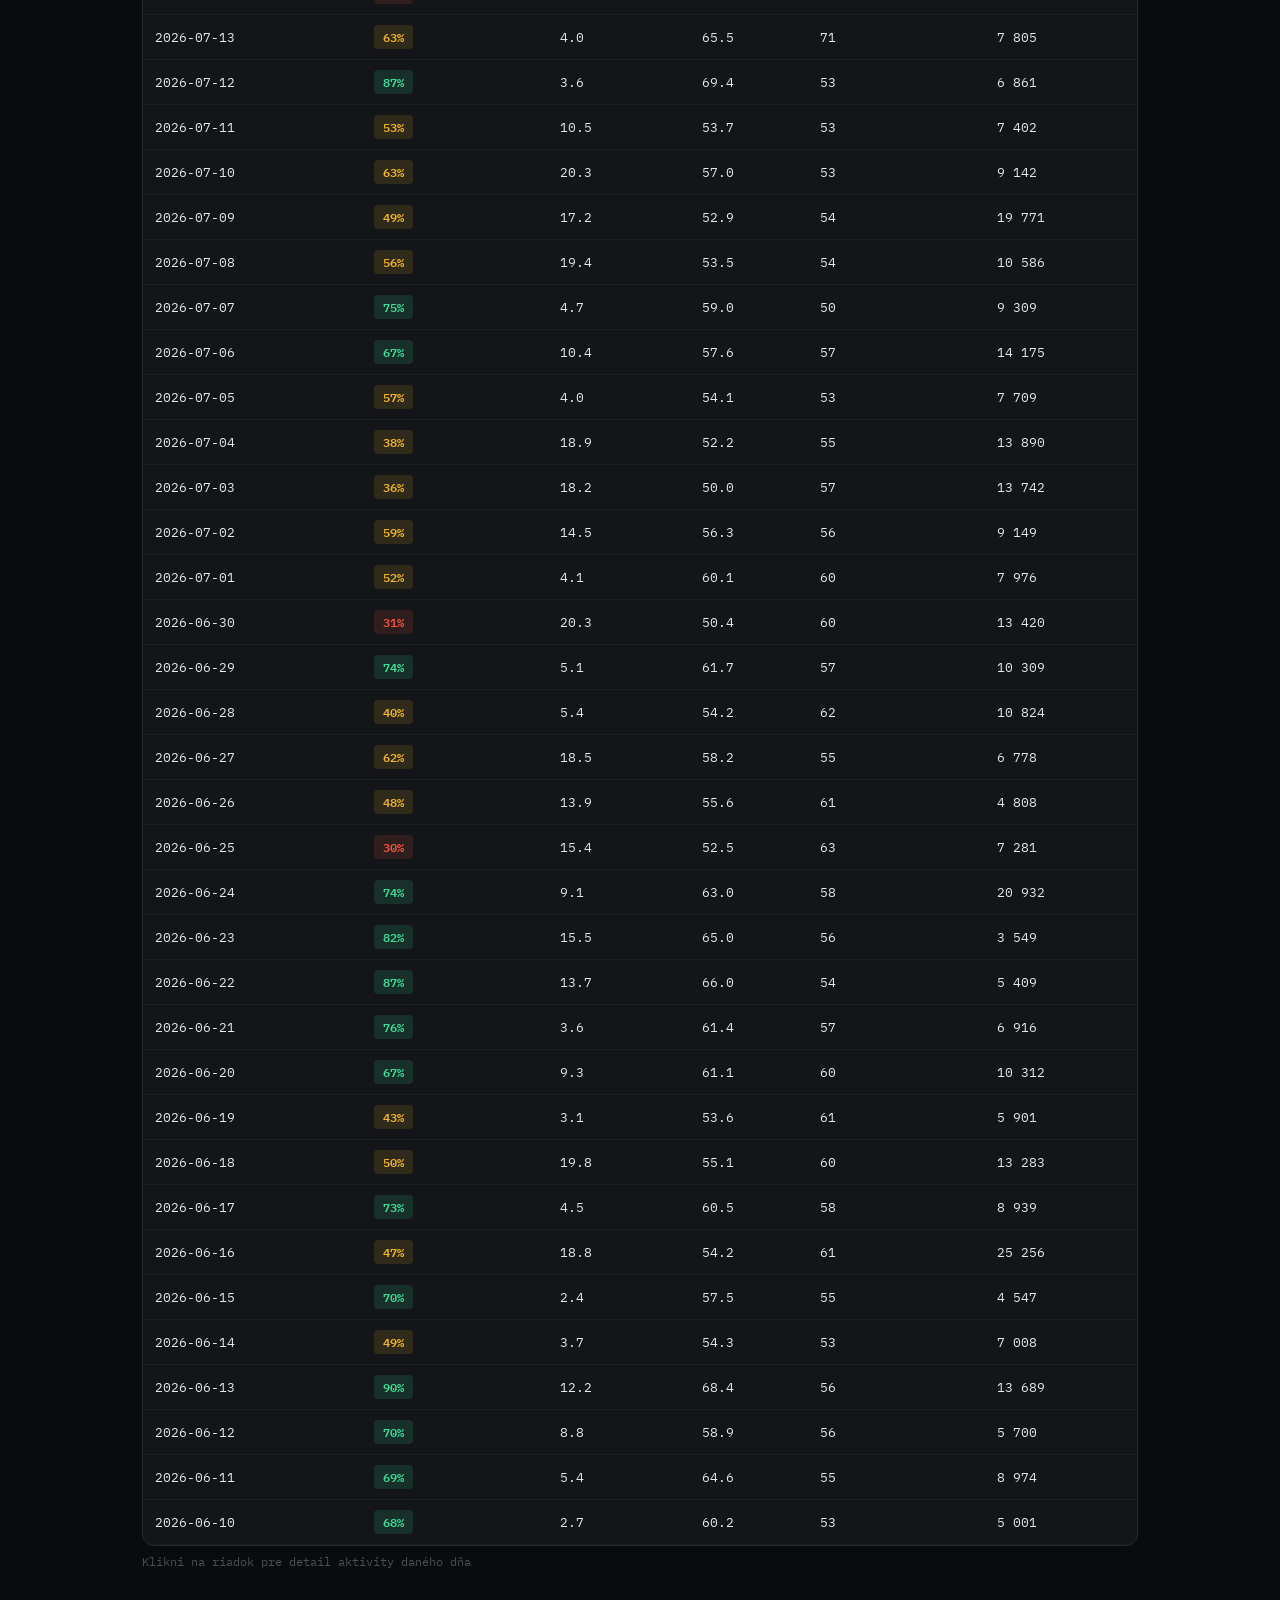
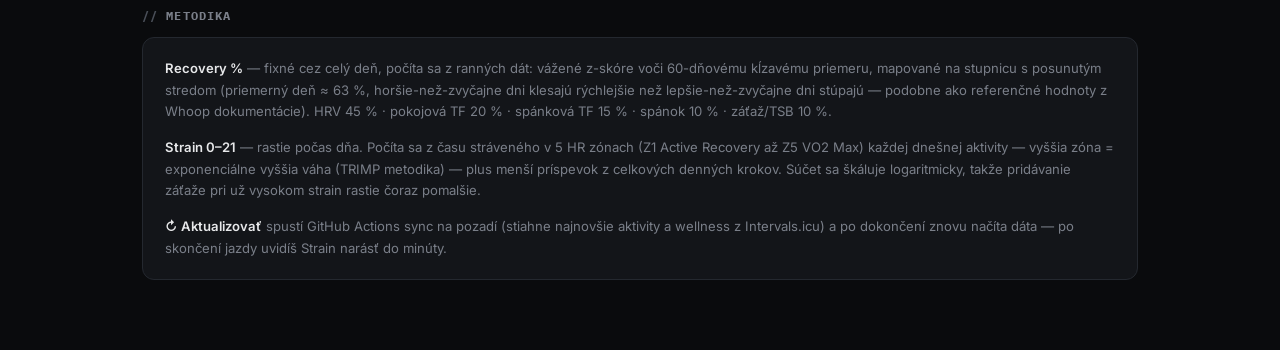
<file: recovery.html>
<!DOCTYPE html>
<html lang="sk">
<head>
<meta charset="UTF-8">
<meta name="viewport" content="width=device-width, initial-scale=1">
<title>Recovery / Strain — Adam</title>
<link rel="preconnect" href="https://fonts.googleapis.com">
<link rel="preconnect" href="https://fonts.gstatic.com" crossorigin>
<link href="https://fonts.googleapis.com/css2?family=IBM+Plex+Mono:wght@400;500;600;700&family=Inter:wght@400;500;600;700;800&display=swap" rel="stylesheet">
<style>
  :root{
    /* Base — graphite/carbon, not the green-black every fitness app defaults to */
    --bg:#0a0b0d;
    --surface:#131519;
    --surface-2:#1a1d22;
    --surface-3:#22262d;
    --line:#24282f;
    --line-soft:#1b1e24;
    --text:#e7e8ea;
    --text-dim:#7a7f89;
    --text-faint:#4a4f58;

    /* Signal — a precise, single warm accent (power/heat) instead of a health-app green,
       plus a cool data-blue for load/strain so the two axes read as distinct instruments. */
    --accent:#ff6a3d;
    --accent-dim:#ff6a3d33;
    --data:#4a9eff;
    --data-dim:#4a9eff33;

    --good:#3ddc97;
    --warn:#f0b429;
    --bad:#f0553f;

    --mono: 'IBM Plex Mono', ui-monospace, monospace;
    --sans: 'Inter', system-ui, -apple-system, sans-serif;
  }
  *{box-sizing:border-box;}
  ::selection{background:var(--accent-dim);color:var(--text);}
  body{
    margin:0;background:var(--bg);color:var(--text);font-family:var(--sans);
    min-height:100vh; -webkit-font-smoothing:antialiased;
  }
  .wrap{max-width:1040px;margin:0 auto;padding:32px 22px 70px;}

  /* ---------- Header ---------- */
  .top-row{display:flex;justify-content:space-between;align-items:flex-start;gap:16px;flex-wrap:wrap;border-bottom:1px solid var(--line);padding-bottom:20px;margin-bottom:28px;}
  .brand{display:flex;align-items:baseline;gap:10px;flex-wrap:wrap;}
  h1{font-size:1.1rem;font-weight:700;margin:0;letter-spacing:-0.01em;}
  .brand-tag{font-family:var(--mono);font-size:0.7rem;color:var(--text-faint);letter-spacing:.08em;text-transform:uppercase;}
  .sub{color:var(--text-dim);font-size:0.85rem;margin-top:5px;}
  .sync-info{color:var(--text-faint);font-size:0.72rem;margin-top:3px;font-family:var(--mono);}

  .btn-group{display:flex;gap:8px;}
  .btn{
    background:var(--surface-2);color:var(--text);border:1px solid var(--line);border-radius:8px;
    padding:9px 14px;font-weight:600;font-size:0.8rem;cursor:pointer;
    white-space:nowrap; font-family:var(--sans); display:flex;align-items:center;gap:6px;
    transition:border-color .12s, background .12s;
  }
  .btn:hover{border-color:var(--text-faint);}
  .btn:disabled{opacity:0.45;cursor:default;}
  .btn.primary{background:var(--accent);color:#150a06;border-color:var(--accent);}
  .btn.primary:hover{background:#ff7d54;}
  .btn-icon{font-size:0.9em;}

  /* ---------- Hero gauges ---------- */
  .gauge-row{display:grid;grid-template-columns:1fr 1fr;gap:14px;}
  @media (max-width:680px){.gauge-row{grid-template-columns:1fr;}}

  .gauge-card{
    background:var(--surface); border:1px solid var(--line); border-radius:14px;
    padding:22px 24px; position:relative; overflow:hidden;
  }
  .gauge-card::before{
    content:'';position:absolute;top:0;left:0;right:0;height:2px;
    background:var(--gauge-accent, var(--accent));
  }
  .gauge-top{display:flex;justify-content:space-between;align-items:baseline;margin-bottom:16px;}
  .gauge-label{font-family:var(--mono);font-size:0.72rem;text-transform:uppercase;letter-spacing:.09em;color:var(--text-dim);}
  .gauge-scale-label{font-family:var(--mono);font-size:0.68rem;color:var(--text-faint);}

  .gauge-value-row{display:flex;align-items:flex-end;gap:14px;margin-bottom:14px;}
  .gauge-value{font-family:var(--mono);font-size:2.6rem;font-weight:700;line-height:1;letter-spacing:-0.02em;}
  .gauge-value-unit{font-family:var(--mono);font-size:1.1rem;color:var(--text-dim);margin-left:2px;}
  .gauge-verdict{flex:1;text-align:right;}
  .gauge-verdict-label{font-weight:700;font-size:0.92rem;margin-bottom:2px;}
  .gauge-verdict-detail{color:var(--text-dim);font-size:0.76rem;line-height:1.4;max-width:220px;margin-left:auto;}

  .gauge-track{position:relative;height:8px;background:var(--surface-3);border-radius:4px;overflow:hidden;margin-bottom:8px;}
  .gauge-fill{position:absolute;top:0;left:0;bottom:0;border-radius:4px;transition:width .5s ease;}
  .gauge-ticks{display:flex;justify-content:space-between;font-family:var(--mono);font-size:0.65rem;color:var(--text-faint);}

  .gauge-date{font-family:var(--mono);font-size:0.7rem;color:var(--text-faint);margin-top:14px;padding-top:12px;border-top:1px solid var(--line-soft);}

  /* ---------- Metrics strip ---------- */
  .metrics-row{display:grid;grid-template-columns:repeat(auto-fit,minmax(120px,1fr));gap:1px;margin-top:14px;background:var(--line);border:1px solid var(--line);border-radius:12px;overflow:hidden;}
  .metric{background:var(--surface);padding:14px 16px;}
  .metric-label{color:var(--text-faint);font-family:var(--mono);font-size:0.65rem;text-transform:uppercase;letter-spacing:.06em;margin-bottom:6px;}
  .metric-val{font-family:var(--mono);font-size:1.15rem;font-weight:600;}

  /* ---------- Sections ---------- */
  .section-head{display:flex;justify-content:space-between;align-items:baseline;margin:38px 0 14px;flex-wrap:wrap;gap:10px;}
  .section-title{font-size:0.78rem;font-weight:700;color:var(--text-dim);text-transform:uppercase;letter-spacing:.09em;font-family:var(--mono);}
  .section-title::before{content:'// ';color:var(--text-faint);}

  .chart-tabs{display:flex;gap:4px;background:var(--surface-2);border:1px solid var(--line);border-radius:8px;padding:3px;}
  .tab-btn{background:none;border:none;color:var(--text-dim);padding:5px 12px;border-radius:6px;font-size:0.76rem;cursor:pointer;font-family:var(--mono);}
  .tab-btn.active{color:var(--bg);background:var(--text);font-weight:600;}

  .chart-card{background:var(--surface);border:1px solid var(--line);border-radius:12px;padding:18px;position:relative;}
  .chart-card svg{width:100%;height:200px;display:block;cursor:crosshair;}
  .chart-grid{display:grid;grid-template-columns:1fr 1fr;gap:14px;}
  @media (max-width:680px){.chart-grid{grid-template-columns:1fr;}}
  .chart-card-title{font-family:var(--mono);font-size:0.72rem;color:var(--text-dim);margin-bottom:10px;text-transform:uppercase;letter-spacing:.05em;}

  .chart-tooltip{
    display:none; position:absolute; z-index:10; pointer-events:none;
    background:var(--surface-3); border:1px solid var(--line); border-radius:8px;
    padding:8px 10px; font-family:var(--mono); font-size:0.72rem; min-width:140px;
    box-shadow:0 4px 16px rgba(0,0,0,0.4);
  }
  .chart-tooltip .tt-date{color:var(--text-dim);margin-bottom:5px;font-size:0.68rem;}
  .chart-tooltip .tt-row{display:flex;align-items:center;gap:6px;margin-top:3px;color:var(--text);}
  .chart-tooltip .tt-dot{width:7px;height:7px;border-radius:50%;flex-shrink:0;display:inline-block;}

  table{width:100%;border-collapse:collapse;font-size:0.82rem;font-family:var(--mono);}
  th,td{padding:10px 12px;text-align:left;border-bottom:1px solid var(--line-soft);}
  th{color:var(--text-faint);font-weight:500;font-size:0.68rem;text-transform:uppercase;letter-spacing:.05em;font-family:var(--sans);}
  tr:hover td{background:var(--surface-2);}
  .pill{display:inline-block;padding:2px 9px;border-radius:4px;font-size:0.76rem;font-weight:600;font-family:var(--mono);}

  .activity-list{display:flex;flex-direction:column;gap:1px;background:var(--line);border:1px solid var(--line);border-radius:12px;overflow:hidden;}
  .activity-row{background:var(--surface);padding:12px 16px;display:flex;justify-content:space-between;align-items:center;font-size:0.85rem;}
  .activity-name{font-weight:600;}
  .activity-meta{color:var(--text-faint);font-size:0.74rem;font-family:var(--mono);margin-top:2px;}
  .activity-strain{font-weight:700;color:var(--data);font-family:var(--mono);font-size:0.95rem;}
  .activity-empty{background:var(--surface);padding:20px 16px;color:var(--text-dim);font-size:0.85rem;text-align:center;}

  .methodology{background:var(--surface);border:1px solid var(--line);border-radius:12px;padding:20px 22px;color:var(--text-dim);font-size:0.82rem;line-height:1.65;}
  .methodology b{color:var(--text);font-weight:600;}
  .methodology .m-block{margin-bottom:14px;}
  .methodology .m-block:last-child{margin-bottom:0;}

  .err{color:var(--bad);margin:16px 0;font-size:0.85rem;white-space:pre-wrap;font-family:var(--mono);}
  .loading{color:var(--text-dim);padding:60px 0;text-align:center;font-family:var(--mono);font-size:0.85rem;}

  .modal-backdrop{display:none;position:fixed;inset:0;background:rgba(6,7,8,0.72);align-items:center;justify-content:center;z-index:50;padding:20px;}
  .modal-backdrop.show{display:flex;}
  .modal{background:var(--surface);border:1px solid var(--line);border-radius:14px;padding:24px;max-width:420px;width:100%;}
  .modal h3{margin:0 0 10px;font-size:1.0rem;}
  .modal p{color:var(--text-dim);font-size:0.83rem;line-height:1.55;margin:0 0 14px;}
  .modal input{
    width:100%;padding:10px 12px;border-radius:8px;border:1px solid var(--line);
    background:var(--surface-2);color:var(--text);font-size:0.88rem;margin-bottom:14px;font-family:var(--mono);
  }
  .modal-actions{display:flex;gap:8px;justify-content:flex-end;}
  .modal-actions button{padding:9px 16px;border-radius:8px;border:none;font-size:0.83rem;cursor:pointer;font-weight:600;font-family:var(--sans);}
  .modal-actions .save{background:var(--accent);color:#150a06;}
  .modal-actions .cancel{background:none;color:var(--text-dim);border:1px solid var(--line);}
</style>
</head>
<body>
<div class="wrap">
  <div class="top-row">
    <div>
      <div class="brand">
        <h1>Recovery / Strain</h1>
        <span class="brand-tag">Adam · Čadca–Žilina</span>
      </div>
      <div class="sub">Zotavenie sa počíta ráno a zostáva fixné · záťaž rastie počas dňa</div>
      <div class="sync-info" id="sync-info">načítavam…</div>
    </div>
    <div class="btn-group">
      <button class="btn" id="btn-copy-ai"><span class="btn-icon">⧉</span> Copy pre AI</button>
      <button class="btn" id="btn-token"><span class="btn-icon">⚙</span> Token</button>
      <button class="btn primary" id="btn-refresh"><span class="btn-icon">↻</span> Aktualizovať</button>
    </div>
  </div>

  <div id="loading" class="loading">načítavam dáta…</div>
  <div class="err" id="err"></div>

  <div id="app" style="display:none;">
    <div class="gauge-row">
      <div class="gauge-card" style="--gauge-accent:var(--accent);">
        <div class="gauge-top">
          <span class="gauge-label">Recovery</span>
          <span class="gauge-scale-label">0–100</span>
        </div>
        <div class="gauge-value-row">
          <div><span class="gauge-value" id="recovery-pct">—</span><span class="gauge-value-unit">%</span></div>
          <div class="gauge-verdict">
            <div class="gauge-verdict-label" id="recovery-verdict"></div>
            <div class="gauge-verdict-detail" id="recovery-detail"></div>
          </div>
        </div>
        <div class="gauge-track"><div class="gauge-fill" id="fill-recovery" style="width:0%;background:var(--accent);"></div></div>
        <div class="gauge-ticks"><span>0</span><span>25</span><span>50</span><span>75</span><span>100</span></div>
        <div class="gauge-date" id="recovery-date"></div>
      </div>

      <div class="gauge-card" style="--gauge-accent:var(--data);">
        <div class="gauge-top">
          <span class="gauge-label">Strain dnes</span>
          <span class="gauge-scale-label">0–21</span>
        </div>
        <div class="gauge-value-row">
          <div><span class="gauge-value" id="strain-val">—</span></div>
          <div class="gauge-verdict">
            <div class="gauge-verdict-label" id="strain-verdict"></div>
            <div class="gauge-verdict-detail" id="strain-detail"></div>
          </div>
        </div>
        <div class="gauge-track"><div class="gauge-fill" id="fill-strain" style="width:0%;background:var(--data);"></div></div>
        <div class="gauge-ticks"><span>0</span><span>5.25</span><span>10.5</span><span>15.75</span><span>21</span></div>
        <div class="gauge-date">dnešná kumulatívna záťaž</div>
      </div>
    </div>

    <div class="metrics-row" id="metrics-row"></div>

    <div class="section-head">
      <div class="section-title">Dnešné aktivity</div>
    </div>
    <div class="activity-list" id="activity-list"></div>

    <div class="section-head">
      <div class="section-title">Recovery trend</div>
      <div class="chart-tabs">
        <button class="tab-btn active" data-chart="recovery" data-range="7">7D</button>
        <button class="tab-btn" data-chart="recovery" data-range="30">30D</button>
        <button class="tab-btn" data-chart="recovery" data-range="90">90D</button>
      </div>
    </div>
    <div class="chart-card"><svg id="chart-recovery"></svg></div>

    <div class="section-head">
      <div class="section-title">Strain trend</div>
      <div class="chart-tabs">
        <button class="tab-btn active" data-chart="strain" data-range="7">7D</button>
        <button class="tab-btn" data-chart="strain" data-range="30">30D</button>
        <button class="tab-btn" data-chart="strain" data-range="90">90D</button>
      </div>
    </div>
    <div class="chart-card"><svg id="chart-strain"></svg></div>

    <div class="section-head">
      <div class="section-title">HRV · pokojová TF · spánková TF</div>
      <div class="chart-tabs">
        <button class="tab-btn" data-chart="physio" data-range="7">7D</button>
        <button class="tab-btn active" data-chart="physio" data-range="30">30D</button>
        <button class="tab-btn" data-chart="physio" data-range="90">90D</button>
      </div>
    </div>
    <div class="chart-grid">
      <div class="chart-card"><div class="chart-card-title">HRV</div><svg id="chart-hrv"></svg></div>
      <div class="chart-card"><div class="chart-card-title">Pokojová TF</div><svg id="chart-rhr"></svg></div>
      <div class="chart-card"><div class="chart-card-title">Spánková TF</div><svg id="chart-sleephr"></svg></div>
      <div class="chart-card"><div class="chart-card-title">Kroky</div><svg id="chart-steps"></svg></div>
    </div>

    <div class="section-head">
      <div class="section-title">Fitness / Únava (CTL · ATL)</div>
      <div class="chart-tabs">
        <button class="tab-btn" data-chart="load" data-range="30">30D</button>
        <button class="tab-btn active" data-chart="load" data-range="90">90D</button>
        <button class="tab-btn" data-chart="load" data-range="180">180D</button>
      </div>
    </div>
    <div class="chart-card"><svg id="chart-load"></svg></div>

    <div class="section-head"><div class="section-title">História</div></div>
    <div class="chart-card" style="padding:0; overflow-x:auto;">
      <table id="history-table"></table>
    </div>
    <div id="history-note" style="color:var(--text-faint);font-size:0.72rem;font-family:var(--mono);margin-top:8px;">Klikni na riadok pre detail aktivity daného dňa</div>

    <div class="section-head"><div class="section-title">Metodika</div></div>
    <div class="methodology">
      <div class="m-block"><b>Recovery %</b> — fixné cez celý deň, počíta sa z ranných dát: vážené z-skóre voči 60-dňovému kĺzavému priemeru, mapované na stupnicu s posunutým stredom (priemerný deň ≈ 63 %, horšie-než-zvyčajne dni klesajú rýchlejšie než lepšie-než-zvyčajne dni stúpajú — podobne ako referenčné hodnoty z Whoop dokumentácie). HRV 45 % · pokojová TF 20 % · spánková TF 15 % · spánok 10 % · záťaž/TSB 10 %.</div>
      <div class="m-block"><b>Strain 0–21</b> — rastie počas dňa. Počíta sa z času stráveného v 5 HR zónach (Z1 Active Recovery až Z5 VO2 Max) každej dnešnej aktivity — vyššia zóna = exponenciálne vyššia váha (TRIMP metodika) — plus menší príspevok z celkových denných krokov. Súčet sa škáluje logaritmicky, takže pridávanie záťaže pri už vysokom strain rastie čoraz pomalšie.</div>
      <div class="m-block"><b>↻ Aktualizovať</b> spustí GitHub Actions sync na pozadí (stiahne najnovšie aktivity a wellness z Intervals.icu) a po dokončení znovu načíta dáta — po skončení jazdy uvidíš Strain narásť do minúty.</div>
    </div>
  </div>
</div>

<div class="modal-backdrop" id="token-modal">
  <div class="modal">
    <h3>GitHub token pre tlačidlo Aktualizovať</h3>
    <p>
      Fine-grained Personal Access Token s prístupom <b>len na tento repozitár</b> a oprávnením
      <b>Contents: Read and write</b>. Vytvor ho na github.com → Settings → Developer settings →
      Fine-grained tokens. Token sa uloží len v tomto prehliadači (localStorage), nikam sa neposiela okrem GitHub API.
    </p>
    <input type="password" id="token-input" placeholder="github_pat_xxxxxxxx">
    <div class="modal-actions">
      <button class="cancel" id="token-cancel">Zrušiť</button>
      <button class="save" id="token-save">Uložiť</button>
    </div>
  </div>
</div>

<div class="modal-backdrop" id="day-modal">
  <div class="modal" id="day-modal-content" style="max-width:520px;max-height:80vh;overflow-y:auto;">
    <!-- vyplnene dynamicky cez JS -->
  </div>
</div>

<script>
const REPO_OWNER = 'adamceek';
const REPO_NAME = 'recovery';
const WORKFLOW_FILE = 'sync.yml';
const NEW_METHOD_CUTOFF = '2026-06-07';

const HISTORY_URL = 'data/wellness_history.json';
const DAILY_URL = 'data/wellness_daily.json';
const SYNC_URL = 'data/last_sync.json';
const ACT_HISTORY_URL = 'data/activities_history.json';
const ACT_DAILY_URL = 'data/activities_daily.json';

function mean(arr){ return arr.reduce((a,b)=>a+b,0)/arr.length; }
function stdev(arr){ const m = mean(arr); return Math.sqrt(mean(arr.map(x=>(x-m)**2))); }
function clamp(x,lo,hi){return Math.max(lo,Math.min(hi,x));}
// Whoop kalibruje recovery tak, že priemerný deň (z=0) vychádza cca 58-60%, nie 50%
// (potvrdené z Whoop dokumentácie: "most people average somewhere in the 60s").
// Preto namiesto symetrického z*25+50 (ktoré matematicky VŽDY spriemeruje na ~50,
// bez ohľadu na skutočné zotavenie) používame posunutý stred + asymetrickú strmosť:
// horšie-než-zvyčajne dni klesajú rýchlejšie (DOWN_SCALE), než lepšie-než-zvyčajne dni stúpajú (UP_SCALE).
const SCORE_CENTER = 63;
const SCORE_UP_SCALE = 18;
const SCORE_DOWN_SCALE = 26;
function zToScore(z){
  const raw = z>=0 ? SCORE_CENTER + z*SCORE_UP_SCALE : SCORE_CENTER + z*SCORE_DOWN_SCALE;
  return clamp(raw, 0, 100);
}
function todayISO(){ return new Date().toISOString().slice(0,10); }

async function loadJson(url){
  try{
    const res = await fetch(url + '?t=' + Date.now());
    if(!res.ok) return null;
    return await res.json();
  }catch(e){ return null; }
}
function mergeById(a, b){
  const map = new Map();
  for(const r of (a||[])) map.set(r.id, r);
  for(const r of (b||[])) map.set(r.id, r);
  return Array.from(map.values());
}

// ---------- GitHub token modal ----------
function getToken(){ return localStorage.getItem('gh_pat') || ''; }
function setToken(t){ localStorage.setItem('gh_pat', t); }

document.getElementById('btn-token').addEventListener('click', ()=>{
  document.getElementById('token-input').value = getToken();
  document.getElementById('token-modal').classList.add('show');
});
document.getElementById('token-cancel').addEventListener('click', ()=>{
  document.getElementById('token-modal').classList.remove('show');
});
document.getElementById('token-save').addEventListener('click', ()=>{
  setToken(document.getElementById('token-input').value.trim());
  document.getElementById('token-modal').classList.remove('show');
});

// ---------- Copy pre AI: zostaví kompletný kontext (7 dní + odchýlky od baseline + fitness) ----------
function buildAiContext(){
  if(ALL_RESULTS.length===0) return 'Dáta ešte nie sú načítané.';

  const last7 = ALL_RESULTS.slice(-7);
  const today = ALL_RESULTS[ALL_RESULTS.length-1];

  function deviation(field, baselineKey){
    const bl = LATEST_BASELINE[baselineKey || field];
    if(!bl || today[field]==null) return null;
    const diff = today[field] - bl.mean;
    const z = diff / bl.std;
    return {mean: bl.mean, value: today[field], diff, z};
  }

  const lines = [];
  lines.push('# Kontext pre AI trénera — cyklistika');
  lines.push('');
  lines.push(`Dátum: ${today.date}`);
  lines.push('');

  lines.push('## Dnešný stav');
  lines.push(`- Recovery: ${today.recovery!=null?today.recovery+'%':'—'} (${today.recovery!=null?verdictFor(today).label:'bez dát'})`);
  const todayStrain = STRAIN_BY_DATE.get(today.date);
  lines.push(`- Strain dnes: ${todayStrain!=null?todayStrain.toFixed(1):'0.0'} / 21`);
  lines.push(`- CTL (Fitness): ${fmt(today.ctl,1)} · ATL (Únava): ${fmt(today.atl,1)} · TSB (Forma): ${(today.ctl!=null&&today.atl!=null)?(today.ctl-today.atl).toFixed(1):'—'}`);
  lines.push('');

  lines.push('## Odchýlky od 60-dňového baseline (dnes)');
  const hrvDev = deviation('hrv');
  const rhrDev = deviation('restingHR');
  const sleepHrDev = deviation('avgSleepingHR');
  if(hrvDev) lines.push(`- HRV: ${hrvDev.value.toFixed(1)} vs. baseline ${hrvDev.mean.toFixed(1)} (${hrvDev.diff>=0?'+':''}${hrvDev.diff.toFixed(1)}, z=${hrvDev.z.toFixed(2)})`);
  if(rhrDev) lines.push(`- Pokojová TF: ${Math.round(rhrDev.value)} vs. baseline ${rhrDev.mean.toFixed(1)} (${rhrDev.diff>=0?'+':''}${rhrDev.diff.toFixed(1)}, z=${rhrDev.z.toFixed(2)})`);
  if(sleepHrDev) lines.push(`- Spánková TF: ${Math.round(sleepHrDev.value)} vs. baseline ${sleepHrDev.mean.toFixed(1)} (${sleepHrDev.diff>=0?'+':''}${sleepHrDev.diff.toFixed(1)}, z=${sleepHrDev.z.toFixed(2)})`);
  if(!hrvDev && !rhrDev && !sleepHrDev) lines.push('- Nedostatok dát na výpočet odchýlok.');
  lines.push('');

  lines.push('## Posledných 7 dní — Recovery / Strain / HRV / RHR');
  last7.forEach(r=>{
    const s = STRAIN_BY_DATE.get(r.date);
    lines.push(`- ${r.date}: recovery ${r.recovery!=null?r.recovery+'%':'—'}, strain ${s!=null?s.toFixed(1):'0.0'}, HRV ${fmt(r.hrv,1)}, RHR ${fmt(r.restingHR,0)}, kroky ${r.steps!=null?r.steps:'—'}`);
  });
  lines.push('');

  lines.push('## Aktivity za posledných 7 dní');
  const sevenDaysAgo = last7[0].date;
  const recentActivities = ALL_ACTIVITIES.filter(a => a.date >= sevenDaysAgo);
  if(recentActivities.length===0){
    lines.push('- Žiadne zaznamenané aktivity.');
  } else {
    recentActivities.forEach(a=>{
      const mins = a.moving_time ? Math.round(a.moving_time/60) : null;
      const km = a.distance ? (a.distance/1000).toFixed(1) : null;
      const tags = parseTags(a.name, a.comments);
      lines.push(`- ${a.date} "${a.name||a.type}"${mins!=null?', '+mins+' min':''}${km?', '+km+' km':''}${a.icu_training_load!=null?', load '+Math.round(a.icu_training_load):''}${tags.length?', tagy: '+tags.join('/'):''}`);
    });
  }
  lines.push('');
  lines.push('---');
  lines.push('Na základe vyššie uvedených dát mi poraď, ako naplánovať najbližší tréning (zohľadni Husárik cieľ na september a 130km skupinovú jazdu Zone 2).');

  return lines.join('\n');
}

document.getElementById('btn-copy-ai').addEventListener('click', async ()=>{
  const btn = document.getElementById('btn-copy-ai');
  const text = buildAiContext();
  try{
    await navigator.clipboard.writeText(text);
    const original = btn.innerHTML;
    btn.innerHTML = '<span class="btn-icon">✓</span> Skopírované';
    setTimeout(()=>{ btn.innerHTML = original; }, 2000);
  }catch(e){
    // fallback pre prehliadace bez clipboard API / needovoleny prístup
    const textarea = document.createElement('textarea');
    textarea.value = text;
    textarea.style.position = 'fixed';
    textarea.style.opacity = '0';
    document.body.appendChild(textarea);
    textarea.select();
    document.execCommand('copy');
    document.body.removeChild(textarea);
    const original = btn.innerHTML;
    btn.innerHTML = '<span class="btn-icon">✓</span> Skopírované';
    setTimeout(()=>{ btn.innerHTML = original; }, 2000);
  }
});


// ---------- Refresh button: trigger workflow_dispatch, poll, reload ----------
document.getElementById('btn-refresh').addEventListener('click', async ()=>{
  const btn = document.getElementById('btn-refresh');
  const token = getToken();
  if(!token){
    document.getElementById('token-modal').classList.add('show');
    return;
  }
  btn.disabled = true;
  btn.textContent = '⏳ Spúšťam sync…';
  document.getElementById('err').textContent = '';
  try{
    const dispatchRes = await fetch(
      `https://api.github.com/repos/${REPO_OWNER}/${REPO_NAME}/actions/workflows/${WORKFLOW_FILE}/dispatches`,
      {
        method: 'POST',
        headers: {
          'Authorization': `Bearer ${token}`,
          'Accept': 'application/vnd.github+json',
          'X-GitHub-Api-Version': '2022-11-28',
        },
        body: JSON.stringify({ ref: 'main', inputs: { days: '3' } }),
      }
    );
    if(!dispatchRes.ok){
      const txt = await dispatchRes.text();
      throw new Error(`GitHub API ${dispatchRes.status}: ${txt.slice(0,200)}`);
    }
    btn.textContent = '⏳ Čakám na dokončenie…';
    // poll: sync zvycajne trva 20-40s. Skusame nacitat last_sync.json kazde 5s, max 12x (60s)
    const before = await loadJson(SYNC_URL);
    const beforeTs = before && before.lastSync ? before.lastSync : null;
    let done = false;
    for(let i=0;i<15;i++){
      await new Promise(r=>setTimeout(r, 5000));
      const check = await loadJson(SYNC_URL);
      if(check && check.lastSync && check.lastSync !== beforeTs){
        done = true;
        break;
      }
      btn.textContent = `⏳ Čakám na dokončenie… (${(i+1)*5}s)`;
    }
    if(done){
      btn.textContent = '✅ Hotovo, načítavam…';
      await main();
    } else {
      btn.textContent = '⚠️ Trvá to dlhšie, skús znova o chvíľu';
      setTimeout(()=>{ btn.textContent='🔄 Aktualizovať'; }, 4000);
    }
  }catch(err){
    document.getElementById('err').textContent = 'Chyba pri spúšťaní syncu: ' + err.message;
    btn.textContent = '🔄 Aktualizovať';
  }finally{
    btn.disabled = false;
    if(btn.textContent.includes('Hotovo')) btn.textContent = '🔄 Aktualizovať';
  }
});

// ---------- Strain calculation ----------
function zoneSecsToRawStrain(act){
  // Athlete používa 5-zónový systém (Z1 Active Recovery ... Z5 VO2 Max). Z6/Z7 sú vždy null pri tomto nastavení Intervals.icu, takže sa ignorujú.
  const zones = [act.hr_z1_secs, act.hr_z2_secs, act.hr_z3_secs, act.hr_z4_secs, act.hr_z5_secs];
  let total = 0;
  zones.forEach((secs, idx)=>{
    if(secs===null || secs===undefined || secs==='') return;
    const zone = idx+1;
    const weight = Math.exp(0.55*zone); // k=0.55 kalibrované pre 5 zón (Z5/Z1 pomer ~9x, podobné pôvodnému 7-zónovému rozsahu)
    total += (secs/60) * weight;
  });
  return total;
}
function stepsToRawStrain(steps){
  if(!steps) return 0;
  return (steps/1000.0) * 6.0;
}
function rawToStrain(raw){
  if(raw<=0) return 0;
  return 21 * (1 - Math.exp(-raw/220.0));
}

function computeDailyStrain(activities, wellnessByDate){
  // grupuje aktivity podla datumu, spocita raw strain + kroky z wellness, vrati mapu date->strain
  const rawByDate = new Map();
  for(const act of activities){
    const raw = zoneSecsToRawStrain(act);
    rawByDate.set(act.date, (rawByDate.get(act.date)||0) + raw);
  }
  const strainByDate = new Map();
  const allDates = new Set([...rawByDate.keys(), ...Object.keys(wellnessByDate)]);
  for(const date of allDates){
    let raw = rawByDate.get(date) || 0;
    const w = wellnessByDate[date];
    if(w && w.steps){
      raw += stepsToRawStrain(w.steps);
    }
    strainByDate.set(date, Math.round(rawToStrain(raw)*10)/10);
  }
  return strainByDate;
}

function strainVerdict(strain){
  if(strain===undefined || strain===null) return {label:'Bez dát', color:'#7a7f89', detail:'Žiadna aktivita ani kroky zaznamenané.'};
  if(strain < 8) return {label:'Ľahký deň', color:'#3ddc97', detail:'Nízka záťaž. Priestor na ďalší tréning zajtra.'};
  if(strain < 14) return {label:'Stredná záťaž', color:'#f0b429', detail:'Bežný tréningový deň.'};
  if(strain < 18) return {label:'Vysoká záťaž', color:'#f0553f', detail:'Náročný deň — daj pozor na regeneráciu.'};
  return {label:'Extrémna záťaž', color:'#f0553f', detail:'Veľmi náročný deň. Zajtra pravdepodobne nižšie recovery.'};
}

// ---------- Main ----------
let ALL_RESULTS = [];
let ALL_ACTIVITIES = [];
let STRAIN_BY_DATE = new Map();
let LATEST_BASELINE = {}; // { hrv:{mean,std}, restingHR:{...}, avgSleepingHR:{...} } - najnovsie rolling baseline hodnoty

async function main(){
  const [history, daily, sync, actHistory, actDaily] = await Promise.all([
    loadJson(HISTORY_URL), loadJson(DAILY_URL), loadJson(SYNC_URL),
    loadJson(ACT_HISTORY_URL), loadJson(ACT_DAILY_URL)
  ]);

  if(!history && !daily){
    document.getElementById('loading').style.display='none';
    document.getElementById('err').textContent = 'Nepodarilo sa načítať dáta. Skontroluj či existujú súbory v data/.';
    return;
  }

  let recs = mergeById(history, daily);
  recs.sort((a,b)=> a.date < b.date ? -1 : 1);

  let activities = mergeById(actHistory, actDaily);
  activities.sort((a,b)=> (a.start_date_local||a.date) < (b.start_date_local||b.date) ? -1 : 1);
  ALL_ACTIVITIES = activities;

  if(sync && sync.lastSync){
    const d = new Date(sync.lastSync);
    document.getElementById('sync-info').textContent = 'Posledná synchronizácia: ' + d.toLocaleString('sk-SK');
  } else {
    document.getElementById('sync-info').textContent = 'Zatiaľ žiadny sync.';
  }

  document.getElementById('loading').style.display='none';
  computeAndRender(recs, activities);
}

function computeAndRender(recs, activities){
  const WINDOW = 60;
  function rollingStats(field, methodBoundaryDate){
    const stats = [];
    for(let i=0;i<recs.length;i++){
      const lo = Math.max(0, i-WINDOW);
      let window = recs.slice(lo,i);
      if(methodBoundaryDate && recs[i].date >= methodBoundaryDate){
        window = window.filter(r => r.date >= methodBoundaryDate);
      }
      const vals = window.map(r=>r[field]).filter(v=>v!==null && v!==undefined && !isNaN(v));
      if(vals.length >= 5) stats.push({mean: mean(vals), std: stdev(vals) || 1});
      else stats.push(null);
    }
    return stats;
  }
  const hrvStats = rollingStats('hrv', NEW_METHOD_CUTOFF);
  const rhrStats = rollingStats('restingHR', null);
  const sleepHrStats = rollingStats('avgSleepingHR', NEW_METHOD_CUTOFF);
  const sleepScoreStats = rollingStats('sleepScore', null);

  LATEST_BASELINE = {
    hrv: hrvStats[hrvStats.length-1],
    restingHR: rhrStats[rhrStats.length-1],
    avgSleepingHR: sleepHrStats[sleepHrStats.length-1],
    sleepScore: sleepScoreStats[sleepScoreStats.length-1],
  };

  const tsbSeries = recs.map(r => (r.ctl!=null && r.atl!=null) ? r.ctl-r.atl : null);
  const tsbStats = (()=>{
    const stats = [];
    for(let i=0;i<recs.length;i++){
      const lo = Math.max(0, i-WINDOW);
      const vals = tsbSeries.slice(lo,i).filter(v=>v!==null);
      if(vals.length >= 5) stats.push({mean: mean(vals), std: stdev(vals) || 1});
      else stats.push(null);
    }
    return stats;
  })();

  const results = recs.map((r,i)=>{
    const parts = [];
    if(r.hrv!=null && hrvStats[i]){ const z=(r.hrv-hrvStats[i].mean)/hrvStats[i].std; parts.push({w:0.45,score:zToScore(z)}); }
    if(r.restingHR!=null && rhrStats[i]){ const z=(r.restingHR-rhrStats[i].mean)/rhrStats[i].std; parts.push({w:0.20,score:zToScore(-z)}); }
    if(r.avgSleepingHR!=null && sleepHrStats[i]){ const z=(r.avgSleepingHR-sleepHrStats[i].mean)/sleepHrStats[i].std; parts.push({w:0.15,score:zToScore(-z)}); }
    if(r.sleepScore!=null && sleepScoreStats[i]){ const z=(r.sleepScore-sleepScoreStats[i].mean)/sleepScoreStats[i].std; parts.push({w:0.10,score:zToScore(z)}); }
    if(r.ctl!=null && r.atl!=null && tsbStats[i]){
      const tsb = r.ctl - r.atl;
      const z = (tsb - tsbStats[i].mean) / tsbStats[i].std;
      parts.push({w:0.10, score: zToScore(z)});
    }
    if(parts.length===0) return {...r, recovery:null};
    const totalW = parts.reduce((s,p)=>s+p.w,0);
    const recovery = parts.reduce((s,p)=>s+p.score*(p.w/totalW),0);
    return {...r, recovery: Math.round(recovery)};
  });

  const wellnessByDate = {};
  recs.forEach(r=>{ wellnessByDate[r.date] = r; });
  STRAIN_BY_DATE = computeDailyStrain(activities, wellnessByDate);

  const resultsWithStrain = results.map(r => ({...r, strain: STRAIN_BY_DATE.has(r.date) ? STRAIN_BY_DATE.get(r.date) : null}));

  render(resultsWithStrain, activities);
}

function verdictFor(rec){
  if(rec.recovery===null) return {label:'Nedostatok dát', color:'#7a7f89', detail:'Chýbajú HRV/RHR/spánok dáta.'};
  if(rec.recovery>=67) return {label:'Pripravený na intenzitu', color:'#3ddc97', detail:'Telo je zotavené. Priestor na kvalitný tréning.'};
  if(rec.recovery>=34) return {label:'Udržiavaj Z1/Z2', color:'#f0b429', detail:'Čiastočné zotavenie. Žiadne tvrdé intervaly.'};
  return {label:'Regeneruj', color:'#f0553f', detail:'Nízke zotavenie. Odporúčaný odpočinok.'};
}

function fmt(v, digits, suffix){
  suffix = suffix || '';
  if(v===null||v===undefined) return '—';
  return v.toFixed(digits) + suffix;
}

function render(results, activities){
  ALL_RESULTS = results;
  document.getElementById('app').style.display='block';

  const withScore = results.filter(r=>r.recovery!==null);
  const today = withScore[withScore.length-1] || results[results.length-1];
  const v = verdictFor(today);

  document.getElementById('recovery-date').textContent = today.date;
  document.getElementById('recovery-verdict').textContent = v.label;
  document.getElementById('recovery-verdict').style.color = v.color;
  document.getElementById('recovery-detail').textContent = v.detail;

  const pct = today.recovery ?? 0;
  document.getElementById('recovery-pct').textContent = today.recovery!==null ? pct : '—';
  const fillR = document.getElementById('fill-recovery');
  fillR.style.background = v.color;
  fillR.style.width = (today.recovery!==null ? pct : 0) + '%';

  // Strain today - vzdy pocitaj z dnesneho datumu skutocne, aj ked wellness sync este nema dnesny riadok
  const todayDate = todayISO();
  const todayStrain = STRAIN_BY_DATE.has(todayDate) ? STRAIN_BY_DATE.get(todayDate) : 0;
  const sv = strainVerdict(todayStrain);
  document.getElementById('strain-val').textContent = todayStrain.toFixed(1);
  document.getElementById('strain-verdict').textContent = sv.label;
  document.getElementById('strain-verdict').style.color = sv.color;
  document.getElementById('strain-detail').textContent = sv.detail;
  const fillS = document.getElementById('fill-strain');
  fillS.style.background = sv.color;
  fillS.style.width = (clamp(todayStrain,0,21)/21*100) + '%';

  const metricsRow = document.getElementById('metrics-row');
  metricsRow.innerHTML = '';
  const metrics = [
    {label:'HRV', val: fmt(today.hrv,1)},
    {label:'Pokojová TF', val: fmt(today.restingHR,0,' bpm')},
    {label:'Spánková TF', val: fmt(today.avgSleepingHR,0,' bpm')},
    {label:'Kroky dnes', val: today.steps!=null ? today.steps.toLocaleString('sk-SK') : '—'},
    {label:'CTL (Fitness)', val: fmt(today.ctl,1)},
    {label:'ATL (Únava)', val: fmt(today.atl,1)},
    {label:'TSB (Forma)', val: (today.ctl!=null&&today.atl!=null)? (today.ctl-today.atl).toFixed(1): '—'},
  ];
  metrics.forEach(m=>{
    const div = document.createElement('div');
    div.className='metric';
    div.innerHTML = `<div class="metric-label">${m.label}</div><div class="metric-val">${m.val}</div>`;
    metricsRow.appendChild(div);
  });

  renderActivityList(activities, todayDate);

  function renderRecovery(range){
    drawChart('chart-recovery', results.slice(-range), [{field:'recovery', color:'#ff6a3d', label:'Recovery'}],
      {fixedMin:0, fixedMax:100, gridValues:[0,25,50,75,100], dotColorFn: pillColor,
       tooltipFormat:(f,v)=>v+'%'});
  }
  function renderStrain(range){
    drawChart('chart-strain', results.slice(-range), [{field:'strain', color:'#4a9eff', label:'Strain'}],
      {fixedMin:0, fixedMax:21, gridValues:[0,7,14,21],
       tooltipFormat:(f,v)=>v.toFixed(1)});
  }
  function renderPhysio(range){
    const hrvData = results.filter(r => r.date >= NEW_METHOD_CUTOFF).slice(-range);
    const stepsData = results.slice(-range);
    drawChart('chart-hrv', hrvData, [{field:'hrv', color:'#3ddc97', label:'HRV'}], {minAtZero:true, tooltipFormat:(f,v)=>v.toFixed(1)});
    drawChart('chart-rhr', hrvData, [{field:'restingHR', color:'#f0b429', label:'RHR'}], {minAtZero:true, tooltipFormat:(f,v)=>Math.round(v)+' bpm'});
    drawChart('chart-sleephr', hrvData, [{field:'avgSleepingHR', color:'#a78bfa', label:'Spánk. TF'}], {minAtZero:true, tooltipFormat:(f,v)=>Math.round(v)+' bpm'});
    drawChart('chart-steps', stepsData, [{field:'steps', color:'#4a9eff', label:'Kroky'}], {minAtZero:true, yFormat:v=>Math.round(v/1000)+'k', tooltipFormat:(f,v)=>Math.round(v).toLocaleString('sk-SK')});
  }
  function renderLoad(range){
    drawChart('chart-load', results.slice(-range),
      [{field:'ctl', color:'#4a9eff', label:'CTL'}, {field:'atl', color:'#f0553f', label:'ATL'}],
      {minAtZero:true, hideDots:true, tooltipFormat:(f,v)=>v.toFixed(1)});
  }

  renderRecovery(7);
  renderStrain(7);
  renderPhysio(30);
  renderLoad(90);
  drawTable(results.slice().reverse().slice(0,90), activities);

  document.querySelectorAll('.tab-btn').forEach(btn=>{
    btn.addEventListener('click', ()=>{
      const chartName = btn.dataset.chart;
      document.querySelectorAll(`.tab-btn[data-chart="${chartName}"]`).forEach(b=>b.classList.remove('active'));
      btn.classList.add('active');
      const range = parseInt(btn.dataset.range);
      if(chartName==='recovery') renderRecovery(range);
      else if(chartName==='strain') renderStrain(range);
      else if(chartName==='physio') renderPhysio(range);
      else if(chartName==='load') renderLoad(range);
    });
  });
}

// ---------- Tag parser: vyčíta kľúčové slová z názvu aktivity a wellness komentárov ----------
const TAG_PATTERNS = [
  {tag:'Z1', re:/\bz(?:óna|ona)?\s?1\b|\bzona jedna\b/i},
  {tag:'Z2', re:/\bz(?:óna|ona)?\s?2\b|\bzona dva\b/i},
  {tag:'Z3', re:/\bz(?:óna|ona)?\s?3\b/i},
  {tag:'Z4', re:/\bz(?:óna|ona)?\s?4\b/i},
  {tag:'Z5', re:/\bz(?:óna|ona)?\s?5\b/i},
  {tag:'Recovery', re:/\brecovery\b|\bregener/i},
  {tag:'Dlhá etapa', re:/\betapa\b|\bdlh[áa]\b/i},
  {tag:'Kopcovitá jazda', re:/\bkopec\b|\bkopcovit/i},
  {tag:'Sprinty', re:/\bsprint/i},
  {tag:'Test/PR', re:/\btest\b|\bPR\b|\bpokus/i},
  {tag:'Skupinová jazda', re:/\bskupin/i},
];
function parseTags(...texts){
  const combined = texts.filter(Boolean).join(' ');
  if(!combined) return [];
  const found = [];
  for(const {tag, re} of TAG_PATTERNS){
    if(re.test(combined)) found.push(tag);
  }
  return found;
}

function renderActivityList(activities, todayDate){
  const list = document.getElementById('activity-list');
  const todays = activities.filter(a => a.date === todayDate);
  if(todays.length===0){
    list.innerHTML = `<div class="activity-empty">Dnes zatiaľ žiadna aktivita. Klikni "Aktualizovať" po skončení jazdy.</div>`;
    return;
  }
  list.innerHTML = '';
  todays.forEach(a=>{
    const raw = zoneSecsToRawStrain(a);
    const contrib = rawToStrain(raw);
    const div = document.createElement('div');
    div.className = 'activity-row';
    const mins = a.moving_time ? Math.round(a.moving_time/60) : null;
    const timeStr = a.start_date_local ? a.start_date_local.slice(11,16) : '';
    const tags = parseTags(a.name, a.comments);
    const tagsHtml = tags.length ? `<span style="color:var(--text-faint);"> · ${tags.join(', ')}</span>` : '';
    div.innerHTML = `
      <div>
        <div class="activity-name">${a.name || a.type}</div>
        <div class="activity-meta">${timeStr}${mins!==null ? ' · '+mins+' min' : ''}${a.icu_training_load!=null ? ' · TL '+Math.round(a.icu_training_load) : ''}${tagsHtml}</div>
      </div>
      <div class="activity-strain">+${contrib.toFixed(1)}</div>
    `;
    list.appendChild(div);
  });
}

function pillColor(rec){
  if(rec===null||rec===undefined) return '#7a7f89';
  if(rec>=67) return '#3ddc97';
  if(rec>=34) return '#f0b429';
  return '#f0553f';
}

// ---------- Unified chart renderer: auto-scaled line chart with crosshair/tooltip ----------
// series: [{field, color, label, fixedMax?}] - viac serii pre jeden graf (napr. ATL+CTL)
function drawChart(svgId, data, series, opts){
  opts = opts || {};
  const svg = document.getElementById(svgId);
  const W = svg.clientWidth || 600, H = opts.height || 190;
  svg.setAttribute('viewBox', `0 0 ${W} ${H}`);
  svg.innerHTML = '';

  const pad = {l:40, r:12, t:14, b:22};
  const plotW = W-pad.l-pad.r, plotH = H-pad.t-pad.b;
  const n = data.length;

  // over ci existuje aspon jedna seria s aspon 2 platnymi bodmi
  const anyValid = series.some(s => data.filter(d=>d[s.field]!=null && !isNaN(d[s.field])).length >= 2);
  if(n < 2 || !anyValid){
    svg.innerHTML = `<text x="${W/2}" y="${H/2}" fill="#7a7f89" font-size="12" text-anchor="middle">Nedostatok dát</text>`;
    return;
  }

  let yMin, yMax;
  if(opts.fixedMin!=null && opts.fixedMax!=null){
    yMin = opts.fixedMin; yMax = opts.fixedMax;
  } else {
    const allVals = series.flatMap(s => data.map(d=>d[s.field]).filter(v=>v!=null && !isNaN(v)));
    const vMin = Math.min(...allVals), vMax = Math.max(...allVals);
    const margin = (vMax-vMin)*0.15 || (Math.abs(vMax)*0.1) || 2;
    yMin = opts.minAtZero ? Math.max(0, vMin-margin) : vMin-margin;
    yMax = vMax+margin;
  }

  const xFor = i => pad.l + (n>1 ? (i/(n-1))*plotW : plotW/2);
  const yFor = val => pad.t + plotH - ((val-yMin)/(yMax-yMin||1))*plotH;

  // gridlines + y labels
  const gridVals = opts.gridValues || [yMin, (yMin+yMax)/2, yMax];
  const gridGroup = document.createElementNS('http://www.w3.org/2000/svg','g');
  gridVals.forEach(val=>{
    const y = yFor(val);
    const line = document.createElementNS('http://www.w3.org/2000/svg','line');
    line.setAttribute('x1',pad.l); line.setAttribute('x2',W-pad.r);
    line.setAttribute('y1',y); line.setAttribute('y2',y);
    line.setAttribute('stroke','#24282f'); line.setAttribute('stroke-width','1');
    gridGroup.appendChild(line);
    const t = document.createElementNS('http://www.w3.org/2000/svg','text');
    t.setAttribute('x',6); t.setAttribute('y',y+3);
    t.setAttribute('fill','#7a7f89'); t.setAttribute('font-size','9.5');
    t.textContent = opts.yFormat ? opts.yFormat(val) : Math.round(val*10)/10;
    gridGroup.appendChild(t);
  });
  svg.appendChild(gridGroup);

  // draw each series
  series.forEach(s=>{
    const valid = data.map((d,i)=>({...d,i})).filter(d=>d[s.field]!=null && !isNaN(d[s.field]));
    if(valid.length < 2) return;
    let path='';
    valid.forEach((d,idx)=>{
      const x=xFor(d.i), y=yFor(d[s.field]);
      path += (idx===0?'M':'L')+x.toFixed(1)+','+y.toFixed(1)+' ';
    });
    const pathEl = document.createElementNS('http://www.w3.org/2000/svg','path');
    pathEl.setAttribute('d',path); pathEl.setAttribute('fill','none');
    pathEl.setAttribute('stroke',s.color); pathEl.setAttribute('stroke-width', s.width || 2.2);
    svg.appendChild(pathEl);

    if(!opts.hideDots){
      valid.forEach(d=>{
        const x=xFor(d.i), y=yFor(d[s.field]);
        const c = document.createElementNS('http://www.w3.org/2000/svg','circle');
        c.setAttribute('cx',x); c.setAttribute('cy',y); c.setAttribute('r', n<=10?4:2.5);
        c.setAttribute('fill', opts.dotColorFn ? opts.dotColorFn(d[s.field]) : s.color);
        c.setAttribute('class','chart-dot');
        svg.appendChild(c);
      });
    }
  });

  // legend (viac serii)
  if(series.length > 1){
    series.forEach((s,idx)=>{
      const ly = pad.t + idx*13;
      const t = document.createElementNS('http://www.w3.org/2000/svg','text');
      t.setAttribute('x', W-pad.r); t.setAttribute('y', ly+8);
      t.setAttribute('fill', s.color); t.setAttribute('font-size','9.5');
      t.setAttribute('text-anchor','end');
      t.textContent = s.label;
      svg.appendChild(t);
    });
  }

  // x-axis date labels (sparse)
  const labelEvery = Math.max(1, Math.ceil(n/6));
  data.forEach((d,i)=>{
    if(i % labelEvery !== 0 && i !== n-1) return;
    const x = xFor(i);
    const t = document.createElementNS('http://www.w3.org/2000/svg','text');
    t.setAttribute('x',x); t.setAttribute('y', H-6);
    t.setAttribute('fill','#7a7f89'); t.setAttribute('font-size','9');
    t.setAttribute('text-anchor','middle');
    t.textContent = d.date.slice(5);
    svg.appendChild(t);
  });

  // ---------- Crosshair + tooltip (mouse + touch) ----------
  const crosshairLine = document.createElementNS('http://www.w3.org/2000/svg','line');
  crosshairLine.setAttribute('y1', pad.t); crosshairLine.setAttribute('y2', H-pad.b);
  crosshairLine.setAttribute('stroke', '#4a4f58'); crosshairLine.setAttribute('stroke-width','1');
  crosshairLine.setAttribute('stroke-dasharray','3,3');
  crosshairLine.style.display = 'none';
  svg.appendChild(crosshairLine);

  const crosshairDots = series.map(s=>{
    const c = document.createElementNS('http://www.w3.org/2000/svg','circle');
    c.setAttribute('r','4.5'); c.setAttribute('fill', s.color);
    c.setAttribute('stroke', '#0a0b0d'); c.setAttribute('stroke-width','1.5');
    c.style.display = 'none';
    svg.appendChild(c);
    return c;
  });

  // HTML tooltip (mimo SVG, aby sa dal stylovat normalne)
  let tooltip = svg.parentElement.querySelector('.chart-tooltip');
  if(!tooltip){
    tooltip = document.createElement('div');
    tooltip.className = 'chart-tooltip';
    svg.parentElement.style.position = 'relative';
    svg.parentElement.appendChild(tooltip);
  }
  tooltip.style.display = 'none';

  function nearestIndex(mouseX){
    const rel = (mouseX-pad.l)/plotW;
    const idx = Math.round(rel*(n-1));
    return clamp(idx, 0, n-1);
  }

  function showAt(i){
    const d = data[i];
    const x = xFor(i);
    crosshairLine.setAttribute('x1',x); crosshairLine.setAttribute('x2',x);
    crosshairLine.style.display = '';

    let rows = '';
    series.forEach((s, si)=>{
      const val = d[s.field];
      const dot = crosshairDots[si];
      if(val!=null && !isNaN(val)){
        dot.setAttribute('cx',x); dot.setAttribute('cy', yFor(val));
        dot.style.display = '';
        const formatted = opts.tooltipFormat ? opts.tooltipFormat(s.field, val) : val;
        rows += `<div class="tt-row"><span class="tt-dot" style="background:${s.color}"></span>${s.label||s.field}: <b>${formatted}</b></div>`;
      } else {
        dot.style.display = 'none';
      }
    });
    tooltip.innerHTML = `<div class="tt-date">${d.date}</div>${rows}`;
    tooltip.style.display = 'block';

    // pozicionuj tooltip aby nevytekal z okraja
    const svgRect = svg.getBoundingClientRect();
    const parentRect = svg.parentElement.getBoundingClientRect();
    const xRatio = x / W;
    let left = xRatio * svgRect.width;
    const ttWidth = 160;
    if(left + ttWidth > svgRect.width) left = svgRect.width - ttWidth - 4;
    if(left < 4) left = 4;
    tooltip.style.left = left + 'px';
    tooltip.style.top = '4px';
  }
  function hideTooltip(){
    crosshairLine.style.display = 'none';
    crosshairDots.forEach(d=>d.style.display='none');
    tooltip.style.display = 'none';
  }

  function handlePointer(clientX){
    const rect = svg.getBoundingClientRect();
    const scaleX = W / rect.width;
    const mouseX = (clientX - rect.left) * scaleX;
    const idx = nearestIndex(mouseX);
    showAt(idx);
  }

  svg.addEventListener('mousemove', e => handlePointer(e.clientX));
  svg.addEventListener('mouseleave', hideTooltip);
  svg.addEventListener('touchstart', e => { handlePointer(e.touches[0].clientX); }, {passive:true});
  svg.addEventListener('touchmove', e => { handlePointer(e.touches[0].clientX); e.preventDefault(); }, {passive:false});
  svg.addEventListener('touchend', hideTooltip);
}

function drawTable(rows, activities){
  const table = document.getElementById('history-table');
  let html = '<thead><tr><th>Dátum</th><th>Recovery</th><th>Strain</th><th>HRV</th><th>TF pokoj.</th><th>Kroky</th></tr></thead><tbody>';
  rows.forEach(r=>{
    const color = pillColor(r.recovery);
    html += `<tr class="history-row" data-date="${r.date}" style="cursor:pointer;">
      <td>${r.date}</td>
      <td><span class="pill" style="background:${color}22;color:${color}">${r.recovery!==null? r.recovery+'%':'—'}</span></td>
      <td>${r.strain!=null ? r.strain.toFixed(1) : '—'}</td>
      <td>${fmt(r.hrv,1)}</td>
      <td>${fmt(r.restingHR,0)}</td>
      <td>${r.steps!=null ? r.steps.toLocaleString('sk-SK') : '—'}</td>
    </tr>`;
  });
  html += '</tbody>';
  table.innerHTML = html;

  table.querySelectorAll('.history-row').forEach(row=>{
    row.addEventListener('click', ()=>{
      const date = row.dataset.date;
      const dayResult = ALL_RESULTS.find(r=>r.date===date);
      const dayActivities = activities.filter(a=>a.date===date);
      openDayModal(date, dayResult, dayActivities);
    });
  });
}

function openDayModal(date, dayResult, dayActivities){
  const content = document.getElementById('day-modal-content');
  const v = dayResult ? verdictFor(dayResult) : null;

  let activitiesHtml = '';
  if(dayActivities.length===0){
    activitiesHtml = '<div style="color:var(--text-dim);font-size:0.85rem;">Žiadna aktivita tento deň.</div>';
  } else {
    activitiesHtml = dayActivities.map(a=>{
      const mins = a.moving_time ? Math.round(a.moving_time/60) : null;
      const km = a.distance ? (a.distance/1000).toFixed(1) : null;
      const tags = parseTags(a.name, a.comments);
      const raw = zoneSecsToRawStrain(a);
      const contrib = rawToStrain(raw);
      const zoneRows = [1,2,3,4,5].map(z=>{
        const secs = a[`hr_z${z}_secs`];
        if(secs==null) return '';
        const mins = Math.round(secs/60);
        return mins>0 ? `<div class="tt-row"><span class="tt-dot" style="background:var(--text-faint)"></span>Z${z}: <b>${mins} min</b></div>` : '';
      }).join('');
      return `
        <div style="border:1px solid var(--line);border-radius:10px;padding:12px 14px;margin-bottom:10px;">
          <div style="font-weight:600;margin-bottom:4px;">${a.name || a.type}</div>
          <div style="color:var(--text-faint);font-family:var(--mono);font-size:0.76rem;margin-bottom:8px;">
            ${a.start_date_local ? a.start_date_local.slice(11,16) : ''}${mins!=null ? ' · '+mins+' min' : ''}${km ? ' · '+km+' km' : ''}${a.icu_training_load!=null ? ' · Load '+Math.round(a.icu_training_load) : ''}
          </div>
          ${tags.length ? `<div style="margin-bottom:8px;">${tags.map(t=>`<span class="pill" style="background:var(--surface-3);color:var(--text-dim);margin-right:4px;">${t}</span>`).join('')}</div>` : ''}
          <div style="font-family:var(--mono);font-size:0.78rem;color:var(--text-dim);">${zoneRows || 'Bez HR zón'}</div>
          <div style="margin-top:8px;font-family:var(--mono);font-size:0.82rem;color:var(--data);">Strain príspevok: +${contrib.toFixed(1)}</div>
        </div>
      `;
    }).join('');
  }

  content.innerHTML = `
    <h3 style="display:flex;justify-content:space-between;align-items:center;">
      <span>${date}</span>
      <button id="day-modal-close" style="background:none;border:none;color:var(--text-dim);font-size:1.2rem;cursor:pointer;">✕</button>
    </h3>
    ${dayResult ? `
      <div style="display:flex;gap:16px;margin-bottom:16px;">
        <div><div style="font-family:var(--mono);font-size:1.4rem;font-weight:700;color:${v.color};">${dayResult.recovery!=null?dayResult.recovery+'%':'—'}</div><div style="font-size:0.72rem;color:var(--text-faint);">recovery</div></div>
        <div><div style="font-family:var(--mono);font-size:1.4rem;font-weight:700;color:var(--data);">${dayResult.strain!=null?dayResult.strain.toFixed(1):'—'}</div><div style="font-size:0.72rem;color:var(--text-faint);">strain</div></div>
        <div><div style="font-family:var(--mono);font-size:1.4rem;font-weight:700;">${fmt(dayResult.hrv,1)}</div><div style="font-size:0.72rem;color:var(--text-faint);">HRV</div></div>
        <div><div style="font-family:var(--mono);font-size:1.4rem;font-weight:700;">${fmt(dayResult.restingHR,0)}</div><div style="font-size:0.72rem;color:var(--text-faint);">RHR</div></div>
      </div>
    ` : ''}
    <div class="section-title" style="margin:16px 0 10px;">Aktivity</div>
    ${activitiesHtml}
  `;
  document.getElementById('day-modal').classList.add('show');
  document.getElementById('day-modal-close').addEventListener('click', ()=>{
    document.getElementById('day-modal').classList.remove('show');
  });
}
document.getElementById('day-modal').addEventListener('click', (e)=>{
  if(e.target.id==='day-modal') document.getElementById('day-modal').classList.remove('show');
});

main();
</script>
</body>
</html>
</file>
<file: style.css>
:root{
  /* Base — cool light "instrument panel" canvas (not the warm cream every AI-styled app
     defaults to), so the same warm accent that used to sit on graphite now sits on a
     deliberately cooler neutral: same brand, light room. */
  --bg:#EEF1F5;
  --surface:#FFFFFF;
  --surface-2:#F6F7F9;
  --surface-3:#EDEFF3;
  --line:#E3E6EB;
  --line-soft:#ECEEF2;
  --text:#171A1F;
  --text-dim:#666D78;
  --text-faint:#9199A6;

  /* Signal — same warm accent as before (continuity across the redesign), plus a cool
     data-blue for load/strain. Kept intentionally NOT Bevel's green: the two axes read as
     distinct instruments, and the accent carries the brand across light/dark. Semantic
     colors (accent/data/good/warn/bad) are deliberately IDENTICAL in light and dark mode -
     see PALETTE / applyPaletteForTheme() in app-common.js, where the same constraint holds
     for the exact same reason (RECOVERY_GRADIENT/FORMA_ZONES etc. capture these by value
     once at load time, so they must never change after the fact). */
  --accent:#FF6A3D;
  --accent-dim:#FF6A3D22;
  --data:#2F7BE0;
  --data-dim:#2F7BE022;

  --good:#1E9E6B;
  --warn:#C97A17;
  --bad:#E0392C;

  --shadow-card: 0 1px 2px rgba(23,26,31,0.04), 0 4px 14px rgba(23,26,31,0.06);
  --shadow-pop: 0 8px 30px rgba(23,26,31,0.16);

  /* Modal/day-modal dimming layer - kept as its own variable (not a literal rgba() inline
     in .modal-backdrop) purely so dark mode can punch it up below without another
     light/dark-only override block. */
  --overlay: rgba(23,26,31,0.45);
  /* Dimmed label colour inside .chart-tooltip (e.g. the date line). The tooltip's own
     background/text are already theme-safe (background:var(--text); color:var(--bg) - an
     intentional inversion that always contrasts against whatever the current theme is), so
     this dim variant must track the same inversion instead of being a hardcoded white -
     see .chart-tooltip .tt-date below. */
  --tooltip-dim: rgba(255,255,255,0.55);

  --mono: 'IBM Plex Mono', ui-monospace, monospace;
  --sans: 'Inter', system-ui, -apple-system, sans-serif;
}

/* ---------- Dark mode ----------
   Toggled by setting data-theme="dark" on <html> (see the tiny inline script at the top of
   <head> in every page, plus initThemeToggle()/setTheme() in app-common.js). Only the
   "chrome" tokens (surfaces/lines/text) actually change - accent/data/good/warn/bad stay
   fixed on purpose (see comment above), which keeps every place that captured one of those
   colors by value at load time (chart gradients/zones in app-common.js) correct without
   needing to also become theme-aware. app-common.js mirrors these exact hex values in its
   PALETTE object for the SVG-drawn gauges/charts, which can't use CSS variables directly -
   if you change a value here, change the matching one in applyPaletteForTheme() too. */
[data-theme="dark"]{
  --bg:#10131A;
  --surface:#181C24;
  --surface-2:#1F242E;
  --surface-3:#262C38;
  --line:#2C3240;
  --line-soft:#232833;
  --text:#EDEFF3;
  --text-dim:#9BA3B0;
  --text-faint:#6B7383;

  --accent-dim:#FF6A3D33;
  --data-dim:#2F7BE033;

  /* Plain drop shadows barely read against an already-dark canvas, so dark mode leans on a
     1px "outline" (via an extra 0 0 0 1px var(--line) shadow layer) for card edges, plus a
     darker/stronger blur for the pop-over elevation - same technique as most dark UIs. */
  --shadow-card: 0 0 0 1px var(--line), 0 1px 2px rgba(0,0,0,0.35), 0 4px 14px rgba(0,0,0,0.45);
  --shadow-pop: 0 0 0 1px var(--line), 0 8px 30px rgba(0,0,0,0.55);

  --overlay: rgba(0,0,0,0.6);
  --tooltip-dim: rgba(0,0,0,0.45);
}
*{box-sizing:border-box;}
::selection{background:var(--accent-dim);color:var(--text);}
body{
  margin:0;background:var(--bg);color:var(--text);font-family:var(--sans);
  min-height:100vh; -webkit-font-smoothing:antialiased;
  transition:background-color .15s ease, color .15s ease;
}
.wrap{max-width:1040px;margin:0 auto;padding:32px 22px 70px;}

/* ---------- Header ---------- */
.top-row{display:flex;justify-content:space-between;align-items:flex-start;gap:16px;flex-wrap:wrap;padding-bottom:22px;margin-bottom:26px;}
.brand{display:flex;align-items:baseline;gap:10px;flex-wrap:wrap;}
h1{font-size:1.3rem;font-weight:800;margin:0;letter-spacing:-0.02em;}
.brand-tag{font-family:var(--mono);font-size:0.7rem;color:var(--text-faint);letter-spacing:.08em;text-transform:uppercase;}
.sub{color:var(--text-dim);font-size:0.87rem;margin-top:6px;}
.sync-info{color:var(--text-faint);font-size:0.72rem;margin-top:4px;font-family:var(--mono);}
.nav-link{color:var(--text-dim);font-size:0.78rem;font-family:var(--mono);margin-top:8px;margin-right:14px;display:inline-block;text-decoration:none;border-bottom:1px dashed var(--text-faint);}
.nav-link:hover{color:var(--text);border-color:var(--text-dim);}
.breadcrumb{font-family:var(--mono);font-size:0.72rem;color:var(--text-faint);margin-bottom:6px;letter-spacing:.02em;}
.breadcrumb a{color:var(--text-dim);text-decoration:none;}
.breadcrumb a:hover{color:var(--text);text-decoration:underline;}
.breadcrumb .sep{margin:0 6px;color:var(--text-faint);}
.breadcrumb .current{color:var(--text-dim);}

.btn-group{display:flex;gap:8px;flex-wrap:wrap;}
.btn{
  background:var(--surface);color:var(--text);border:1px solid var(--line);border-radius:12px;
  padding:9px 15px;font-weight:600;font-size:0.8rem;cursor:pointer;
  white-space:nowrap; font-family:var(--sans); display:flex;align-items:center;gap:6px;
  transition:border-color .12s, background .12s, box-shadow .12s;
  text-decoration:none; box-shadow:var(--shadow-card);
}
.btn:hover{border-color:var(--text-faint);}
.btn:disabled{opacity:0.45;cursor:default;}
.btn.primary{background:var(--accent);color:#fff;border-color:var(--accent);}
.btn.primary:hover{background:#E85A2E;}
.btn-icon{font-size:0.9em;}

/* ---------- Hero: kruhové gauge (Bevel-štýl prstenec s rystickými ryskami) ---------- */
/* 3 prstence vedľa seba (Strain / Recovery / Sleep) - VŽDY v jednom riadku, aj na mobile
   (rovnako ako v referenčnom Bevel screenshote), rozmery sa len plynulo zmenšujú cez clamp(). */
.ring-row{display:grid;grid-template-columns:repeat(3, 1fr);gap:clamp(6px,2vw,14px);}

.ring-card{
  background:var(--surface); border-radius:clamp(14px,3vw,24px); box-shadow:var(--shadow-card);
  padding:clamp(12px,2.6vw,24px) clamp(8px,2vw,22px) clamp(10px,2vw,20px); display:flex; flex-direction:column; align-items:center; text-align:center;
  min-width:0;
}
.ring-card-top{display:flex;justify-content:space-between;align-items:baseline;width:100%;margin-bottom:6px;gap:4px;}
.ring-card-label{font-family:var(--mono);font-size:clamp(0.58rem,1.6vw,0.72rem);text-transform:uppercase;letter-spacing:.07em;color:var(--text-dim);font-weight:600;white-space:nowrap;overflow:hidden;text-overflow:ellipsis;}
.ring-card-scale{font-family:var(--mono);font-size:clamp(0.54rem,1.3vw,0.66rem);color:var(--text-faint);white-space:nowrap;}

.ring-wrap{position:relative;width:clamp(76px,19vw,160px);height:clamp(76px,19vw,160px);margin:6px auto 10px;
  animation:ringPop .65s cubic-bezier(.34,1.56,.64,1) both;}
.ring-svg{width:100%;height:100%;display:block;}
.ring-center{position:absolute;inset:0;display:flex;align-items:center;justify-content:center;}
.ring-number{display:inline-flex;align-items:flex-start;}
.ring-value{font-family:var(--mono);font-size:clamp(1.15rem,4.4vw,2.3rem);font-weight:700;letter-spacing:-0.02em;line-height:1;}
.ring-unit{font-family:var(--mono);font-size:clamp(0.62rem,1.8vw,1rem);color:var(--text-dim);margin-top:5px;margin-left:1px;}

.ring-verdict{font-weight:700;font-size:clamp(0.68rem,2vw,0.92rem);margin-bottom:3px;}
.ring-detail{color:var(--text-dim);font-size:clamp(0.62rem,1.7vw,0.78rem);line-height:1.4;max-width:230px;}
.ring-target{font-family:var(--mono);font-size:clamp(0.58rem,1.5vw,0.72rem);color:var(--text-dim);margin-top:6px;padding:4px 8px;background:var(--surface-2);border-radius:8px;line-height:1.35;}
.ring-date{font-family:var(--mono);font-size:clamp(0.56rem,1.4vw,0.68rem);color:var(--text-faint);margin-top:12px;padding-top:12px;border-top:1px solid var(--line-soft);width:100%;}

/* Kresliaci sa progress oblúk + jemný "pop" prstenca pri (re)renderi. */
.ring-arc-fill{transition:stroke-dasharray 1000ms cubic-bezier(.22,.9,.3,1);}
.ring-target-band{transition:stroke-dasharray 700ms ease, stroke-dashoffset 700ms ease;}
@keyframes ringPop{
  0%{opacity:0; transform:scale(.82);}
  65%{opacity:1; transform:scale(1.035);}
  100%{opacity:1; transform:scale(1);}
}
@media (prefers-reduced-motion: reduce){
  .ring-wrap{animation:none;}
  .ring-arc-fill{transition:none;}
}

/* ---------- Metrics: karty (Bevel HRV/RHR mini-card štýl) ---------- */
.metrics-row{display:grid;grid-template-columns:repeat(auto-fit,minmax(150px,1fr));gap:10px;margin-top:14px;}
.metric{background:var(--surface);border-radius:16px;box-shadow:var(--shadow-card);padding:14px 16px;display:flex;flex-direction:column;gap:10px;}
.metric-body{display:flex;flex-direction:column;gap:2px;}
.metric-label{color:var(--text-faint);font-family:var(--mono);font-size:0.64rem;text-transform:uppercase;letter-spacing:.06em;}
.metric-val{font-family:var(--mono);font-size:1.2rem;font-weight:700;}
.metric-sub{font-family:var(--mono);font-size:0.62rem;color:var(--text-faint);}
/* Vodorovný "baseline" pás (inšpirované Health Monitor kartami z hodiniek) - pilulkový track s
   3 farebnými zónami (nižšie/v norme/vyššie voči 60-dňovému priemeru) + bodka na presnej pozícii
   dnešnej hodnoty. Číselné hodnoty na okrajoch = skutočné jednotky (nie abstraktné SD), aby bolo
   hneď jasné "toto je môj bežný rozsah" bez prepočítavania v hlave. Stavový popisok (napr.
   "Vyššie") je farebne zvýraznený a sedí hneď vedľa bodky, nie oddelene pod celým pásom.
   direction: 1 = vyššie je lepšie (zelená hore), -1 = nižšie je lepšie (zelená dole), 0 = neutrálne
   (len poloha, žiadne hodnotenie dobre/zle - napr. Kroky). */
.metric-slider-wrap{display:flex;flex-direction:column;gap:5px;}
.metric-slider-row{display:flex;align-items:center;gap:8px;}
.metric-slider-endlabel{font-family:var(--mono);font-size:0.6rem;color:var(--text-faint);flex-shrink:0;min-width:2.6em;}
.metric-slider-endlabel.hi{text-align:right;}
.metric-slider{position:relative;flex:1;height:10px;border-radius:6px;overflow:visible;
  background:linear-gradient(to right, var(--zone-lo, var(--surface-3)) 0%, var(--zone-lo, var(--surface-3)) 38%,
    var(--zone-mid, var(--surface-3)) 38%, var(--zone-mid, var(--surface-3)) 62%,
    var(--zone-hi, var(--surface-3)) 62%, var(--zone-hi, var(--surface-3)) 100%);}
.metric-slider-mid{position:absolute;top:-3px;bottom:-3px;left:50%;width:1px;background:var(--line);}
.metric-slider-dot{position:absolute;top:50%;width:14px;height:14px;border-radius:50%;transform:translate(-50%,-50%);border:2px solid var(--surface);box-shadow:0 1px 3px rgba(0,0,0,.35);}
.metric-slider-status{font-family:var(--mono);font-size:0.66rem;font-weight:700;text-align:right;white-space:nowrap;}


/* ---------- AI súhrn dňa (Gemini) ---------- */
.ai-card{
  background:var(--surface); border-radius:20px; box-shadow:var(--shadow-card);
  padding:18px 20px; margin-top:14px;
}
.ai-card-head{display:flex;align-items:center;gap:8px;margin-bottom:9px;}
.ai-card-icon{
  display:flex;align-items:center;justify-content:center;width:22px;height:22px;border-radius:7px;
  background:var(--accent-dim);color:var(--accent);font-size:0.82rem;line-height:1;flex-shrink:0;
}
.ai-card-title{font-family:var(--mono);font-size:0.72rem;font-weight:700;text-transform:uppercase;letter-spacing:.09em;color:var(--text-dim);}
.ai-card-date{margin-left:auto;font-family:var(--mono);font-size:0.68rem;color:var(--text-faint);}
.ai-card-text{color:var(--text);font-size:0.9rem;line-height:1.6;}
.ai-plan-toggle{
  margin-top:10px;background:none;border:none;color:var(--accent);font-weight:600;
  font-size:0.8rem;cursor:pointer;padding:0;font-family:var(--sans);
}
.ai-plan-text{
  margin-top:10px;padding-top:12px;border-top:1px solid var(--line-soft);
  color:var(--text);font-size:0.87rem;line-height:1.6;white-space:pre-wrap;
}

/* ---------- Banner pre Stav (keď nie je "aktívny") ---------- */
.status-banner{
  display:flex;align-items:center;gap:10px;border-radius:14px;padding:11px 16px;
  margin-top:10px;font-size:0.85rem;font-weight:600;
}
.status-banner.sick{background:#FBF0DD;color:#8A5A0F;}
.status-banner.injured{background:#FBE4E1;color:#A32B1F;}
.status-banner.break{background:#E3EDFC;color:#1E5AA8;}

/* ---------- Stav (Activity Status) ---------- */
.status-card{background:var(--surface);border-radius:20px;box-shadow:var(--shadow-card);padding:18px 20px;margin-top:10px;}
.status-collapsed{margin-top:10px;}
.status-collapsed summary{
  list-style:none;cursor:pointer;display:inline-flex;align-items:center;gap:7px;
  font-family:var(--mono);font-size:0.78rem;color:var(--text-dim);
  padding:7px 14px;background:var(--surface);border-radius:999px;box-shadow:var(--shadow-card);
}
.status-collapsed summary::-webkit-details-marker{display:none;}
.status-collapsed summary::marker{content:'';}
.status-collapsed summary:hover{color:var(--text);}
.status-collapsed[open] summary{margin-bottom:10px;}
.status-collapsed .status-card{margin-top:0;padding:16px 18px;}
.status-card-head{display:flex;align-items:center;justify-content:space-between;margin-bottom:12px;}
.status-card-title{font-weight:700;font-size:0.95rem;}
.status-card-note{font-family:var(--mono);font-size:0.68rem;color:var(--text-faint);}
.status-options{display:grid;grid-template-columns:repeat(4,1fr);gap:8px;}
.status-opt{
  display:flex;flex-direction:column;align-items:center;gap:6px;padding:10px 4px;
  border-radius:14px;border:1.5px solid var(--line);background:var(--surface);cursor:pointer;
  font-family:var(--sans);transition:border-color .12s, background .12s;
}
.status-opt.active{border-color:var(--text);background:var(--surface-2);}
.status-opt-icon{
  width:34px;height:34px;border-radius:50%;display:flex;align-items:center;justify-content:center;
  font-size:1.05rem;color:#fff;
}
.status-opt-label{font-size:0.72rem;color:var(--text-dim);font-weight:600;}
.status-opt.active .status-opt-label{color:var(--text);}

/* ---------- Výkon / VO2max / FTP kalkulačka ---------- */
.power-result{background:var(--surface);border-radius:20px;box-shadow:var(--shadow-card);padding:20px 22px;margin-top:16px;}
.power-result-grid{display:grid;grid-template-columns:repeat(2,1fr);gap:12px;margin-top:14px;}
.power-stat{background:var(--surface-2);border-radius:14px;padding:14px 16px;}
.power-stat-label{font-family:var(--mono);font-size:0.66rem;color:var(--text-faint);text-transform:uppercase;letter-spacing:.06em;margin-bottom:5px;}
.power-stat-val{font-family:var(--mono);font-size:1.35rem;font-weight:700;}
.power-stat-sub{font-family:var(--mono);font-size:0.68rem;color:var(--text-faint);margin-top:3px;}
.power-breakdown{margin-top:14px;padding-top:14px;border-top:1px solid var(--line-soft);font-size:0.8rem;color:var(--text-dim);line-height:1.7;}
.power-slider-row{display:flex;align-items:center;gap:12px;margin:6px 0 2px;}
.power-slider-track-wrap{position:relative;flex:1;padding-top:16px;}
.power-slider-track-wrap input[type="range"]{width:100%;display:block;accent-color:var(--accent);}
.power-slider-val{font-family:var(--mono);font-weight:700;min-width:64px;text-align:right;}
.power-slider-marks{position:absolute;left:9px;right:9px;top:16px;height:0;pointer-events:none;}
.power-slider-mark{position:absolute;top:-13px;transform:translateX(-50%);display:flex;flex-direction:column;align-items:center;}
.power-slider-mark .dot{width:2px;height:11px;border-radius:1px;background:var(--good);}
.power-slider-mark.last .dot{background:var(--data);}
.power-slider-range-labels{display:flex;justify-content:space-between;align-items:center;font-family:var(--mono);font-size:0.68rem;color:var(--text-faint);margin:0 0 8px;}
.power-slider-pr-label{color:var(--good);font-weight:600;}
.power-history-row{display:flex;justify-content:space-between;align-items:center;padding:10px 14px;background:var(--surface);border-radius:12px;box-shadow:var(--shadow-card);margin-bottom:8px;font-size:0.83rem;}
.power-history-date{font-family:var(--mono);color:var(--text-faint);font-size:0.72rem;}
.power-note{font-size:0.78rem;color:var(--text-faint);line-height:1.55;margin-top:10px;}

/* ---------- Sections ---------- */
.section-head{display:flex;justify-content:space-between;align-items:baseline;margin:36px 0 14px;flex-wrap:wrap;gap:10px;}
.section-title{font-size:0.78rem;font-weight:700;color:var(--text-dim);text-transform:uppercase;letter-spacing:.09em;font-family:var(--mono);}
.section-title::before{content:'// ';color:var(--text-faint);}

.chart-tabs{display:flex;gap:3px;background:var(--surface-3);border-radius:10px;padding:3px;}
.tab-btn{background:none;border:none;color:var(--text-dim);padding:6px 12px;border-radius:8px;font-size:0.76rem;cursor:pointer;font-family:var(--mono);}
.tab-btn.active{color:var(--bg);background:var(--text);font-weight:600;}

.chart-card{background:var(--surface);border-radius:20px;box-shadow:var(--shadow-card);padding:18px;position:relative;}
.chart-card svg{width:100%;height:200px;display:block;cursor:crosshair;}
.chart-card-sm svg{height:120px;}
.chart-grid{display:grid;grid-template-columns:1fr 1fr;gap:14px;}
@media (max-width:680px){.chart-grid{grid-template-columns:1fr;}}
.chart-card-title{font-family:var(--mono);font-size:0.72rem;color:var(--text-dim);margin-bottom:10px;text-transform:uppercase;letter-spacing:.05em;}

.chart-with-legend{display:flex;gap:16px;align-items:stretch;}
.chart-with-legend .chart-card{flex:1;min-width:0;}
.forma-legend{display:flex;flex-direction:column;justify-content:center;gap:10px;padding:6px 4px;min-width:96px;}
.forma-legend-item{font-family:var(--mono);font-size:0.7rem;display:flex;align-items:center;gap:7px;color:var(--text-dim);}
.forma-legend-dot{width:9px;height:9px;border-radius:2px;flex-shrink:0;}
@media (max-width:680px){.chart-with-legend{flex-direction:column;} .forma-legend{flex-direction:row;flex-wrap:wrap;}}

.chart-tooltip{
  display:none; position:absolute; z-index:10; pointer-events:none;
  background:var(--text); color:var(--bg); border-radius:10px;
  padding:8px 10px; font-family:var(--mono); font-size:0.72rem; min-width:140px;
  box-shadow:var(--shadow-pop);
}
.chart-tooltip .tt-date{color:var(--tooltip-dim);margin-bottom:5px;font-size:0.68rem;}
.chart-tooltip .tt-row{display:flex;align-items:center;gap:6px;margin-top:3px;color:var(--bg);}
.chart-tooltip .tt-dot{width:7px;height:7px;border-radius:50%;flex-shrink:0;display:inline-block;}

table{width:100%;border-collapse:collapse;font-size:0.82rem;font-family:var(--mono);}
th,td{padding:10px 12px;text-align:left;border-bottom:1px solid var(--line-soft);}
th{color:var(--text-faint);font-weight:500;font-size:0.68rem;text-transform:uppercase;letter-spacing:.05em;font-family:var(--sans);}
tr:hover td{background:var(--surface-2);}
.pill{display:inline-block;padding:2px 9px;border-radius:6px;font-size:0.76rem;font-weight:600;font-family:var(--mono);}
.comment-dot{display:inline-block;width:6px;height:6px;border-radius:50%;background:var(--data);margin-left:6px;vertical-align:middle;}

.activity-list{display:flex;flex-direction:column;gap:8px;}
.activity-row{background:var(--surface);border-radius:16px;box-shadow:var(--shadow-card);padding:13px 16px;display:flex;justify-content:space-between;align-items:center;font-size:0.85rem;}
.activity-name{font-weight:600;}
.activity-meta{color:var(--text-faint);font-size:0.74rem;font-family:var(--mono);margin-top:2px;}
.activity-strain{font-weight:700;color:var(--data);font-family:var(--mono);font-size:0.95rem;}
.activity-empty{background:var(--surface);border-radius:16px;box-shadow:var(--shadow-card);padding:20px 16px;color:var(--text-dim);font-size:0.85rem;text-align:center;}

.methodology{background:var(--surface);border-radius:16px;box-shadow:var(--shadow-card);padding:20px 22px;color:var(--text-dim);font-size:0.82rem;line-height:1.65;}
.methodology b{color:var(--text);font-weight:600;}
.methodology .m-block{margin-bottom:14px;}
.methodology .m-block:last-child{margin-bottom:0;}
.methodology .m-block code{font-family:var(--mono);font-size:0.85em;background:var(--surface-2);border:1px solid var(--line-soft);border-radius:5px;padding:1px 5px;}

.err{color:var(--bad);margin:16px 0;font-size:0.85rem;white-space:pre-wrap;font-family:var(--mono);}
.loading{color:var(--text-dim);padding:60px 0;text-align:center;font-family:var(--mono);font-size:0.85rem;}

.modal-backdrop{display:none;position:fixed;inset:0;background:var(--overlay);align-items:center;justify-content:center;z-index:50;padding:20px;}
.modal-backdrop.show{display:flex;}
.modal{background:var(--surface);border-radius:20px;box-shadow:var(--shadow-pop);padding:24px;max-width:420px;width:100%;}
.modal h3{margin:0 0 10px;font-size:1.05rem;}
.modal p{color:var(--text-dim);font-size:0.83rem;line-height:1.55;margin:0 0 14px;}
.modal input{
  width:100%;padding:10px 12px;border-radius:10px;border:1px solid var(--line);
  background:var(--surface-2);color:var(--text);font-size:0.88rem;margin-bottom:14px;font-family:var(--mono);
}
.modal-actions{display:flex;gap:8px;justify-content:flex-end;}
.modal-actions button{padding:9px 16px;border-radius:10px;border:none;font-size:0.83rem;cursor:pointer;font-weight:600;font-family:var(--sans);}
.modal-actions .save{background:var(--accent);color:#fff;}
.modal-actions .cancel{background:none;color:var(--text-dim);border:1px solid var(--line);}

/* ---------- Formulárové prvky (zdieľané, napr. checkin.html) ---------- */
.field{display:flex;flex-direction:column;gap:4px;}
.field-label{font-size:0.7rem;color:var(--text-faint);font-family:var(--mono);}
.field-row{display:flex;flex-wrap:wrap;gap:10px;}
input[type="text"], input[type="date"], input[type="number"], input[type="password"], select, textarea{
  padding:9px 11px;border-radius:10px;border:1px solid var(--line);
  background:var(--surface-2);color:var(--text);font-family:var(--sans);font-size:0.86rem;
}
select{min-width:150px;}
textarea{font-family:var(--sans);resize:vertical;}
input:focus, select:focus, textarea:focus{outline:2px solid var(--accent-dim);border-color:var(--accent);}
.form-card{background:var(--surface);border-radius:20px;box-shadow:var(--shadow-card);padding:20px 22px;}
.form-section-label{font-weight:700;margin-bottom:10px;}
.form-section-label.bordered{border-top:1px solid var(--line);padding-top:16px;margin-top:4px;}
.form-hint{color:var(--text-faint);font-size:0.78rem;margin-bottom:14px;}
.form-status{font-size:0.76rem;color:var(--text-faint);}

/* ---------- History page specific ---------- */
.history-filters{display:flex;gap:8px;flex-wrap:wrap;margin-bottom:14px;}
.history-count{color:var(--text-faint);font-size:0.72rem;font-family:var(--mono);margin-top:8px;}

/* ---------- Horizontálne scrollovateľná tabuľka (mobil) ---------- */
.table-scroll{overflow-x:auto;-webkit-overflow-scrolling:touch;border-radius:12px;}
.table-scroll table{min-width:560px;}

/* ---------- Spodná navigácia (predtým omylom len na mobile - opravené) ---------- */
body{padding-bottom:78px;}
.bottom-nav{
  display:flex;position:fixed;left:12px;right:12px;bottom:12px;z-index:40;
  max-width:480px;margin:0 auto;
  background:var(--surface);border-radius:20px;box-shadow:var(--shadow-pop);
  padding:6px 6px calc(6px + env(safe-area-inset-bottom));
}
.bottom-nav a{
  flex:1;display:flex;flex-direction:column;align-items:center;gap:2px;
  padding:8px 4px;color:var(--text-faint);text-decoration:none;
  font-family:var(--mono);font-size:0.62rem;text-transform:uppercase;letter-spacing:.04em;
  border-radius:14px;
}
.bottom-nav a .bn-icon{font-size:1.2rem;}
.bottom-nav a.active{color:var(--accent);background:var(--accent-dim);}
@media (max-width:680px){
  .bottom-nav{left:12px;right:12px;max-width:none;}
}

/* ---------- Mobilné doladenie (väčšie dotykové plochy, menej stlačené rozostupy) ---------- */
@media (max-width:680px){
  .wrap{padding:20px 14px calc(90px + env(safe-area-inset-bottom));}
  h1{font-size:1.1rem;}
  .btn-group{flex-wrap:wrap;width:100%;}
  .btn{flex:1 1 auto;justify-content:center;min-height:44px;padding:10px 12px;}
  .ring-detail{max-width:none;}
  .metrics-row{grid-template-columns:repeat(auto-fit,minmax(96px,1fr));}
  .metric{padding:12px 10px;}
  .section-head{margin:26px 0 12px;}
  .chart-tabs{width:100%;}
  .tab-btn{flex:1;text-align:center;min-height:36px;}
  .modal{border-radius:20px 20px 0 0;max-width:none;position:fixed;left:0;right:0;bottom:0;
    padding:20px 18px calc(20px + env(safe-area-inset-bottom));max-height:85vh;overflow-y:auto;}
  .modal-backdrop{align-items:flex-end;padding:0;}
  .modal-backdrop.show{display:flex;}
  select, .modal input, input[type="date"], input[type="number"]{min-height:40px;}
}
</file>
